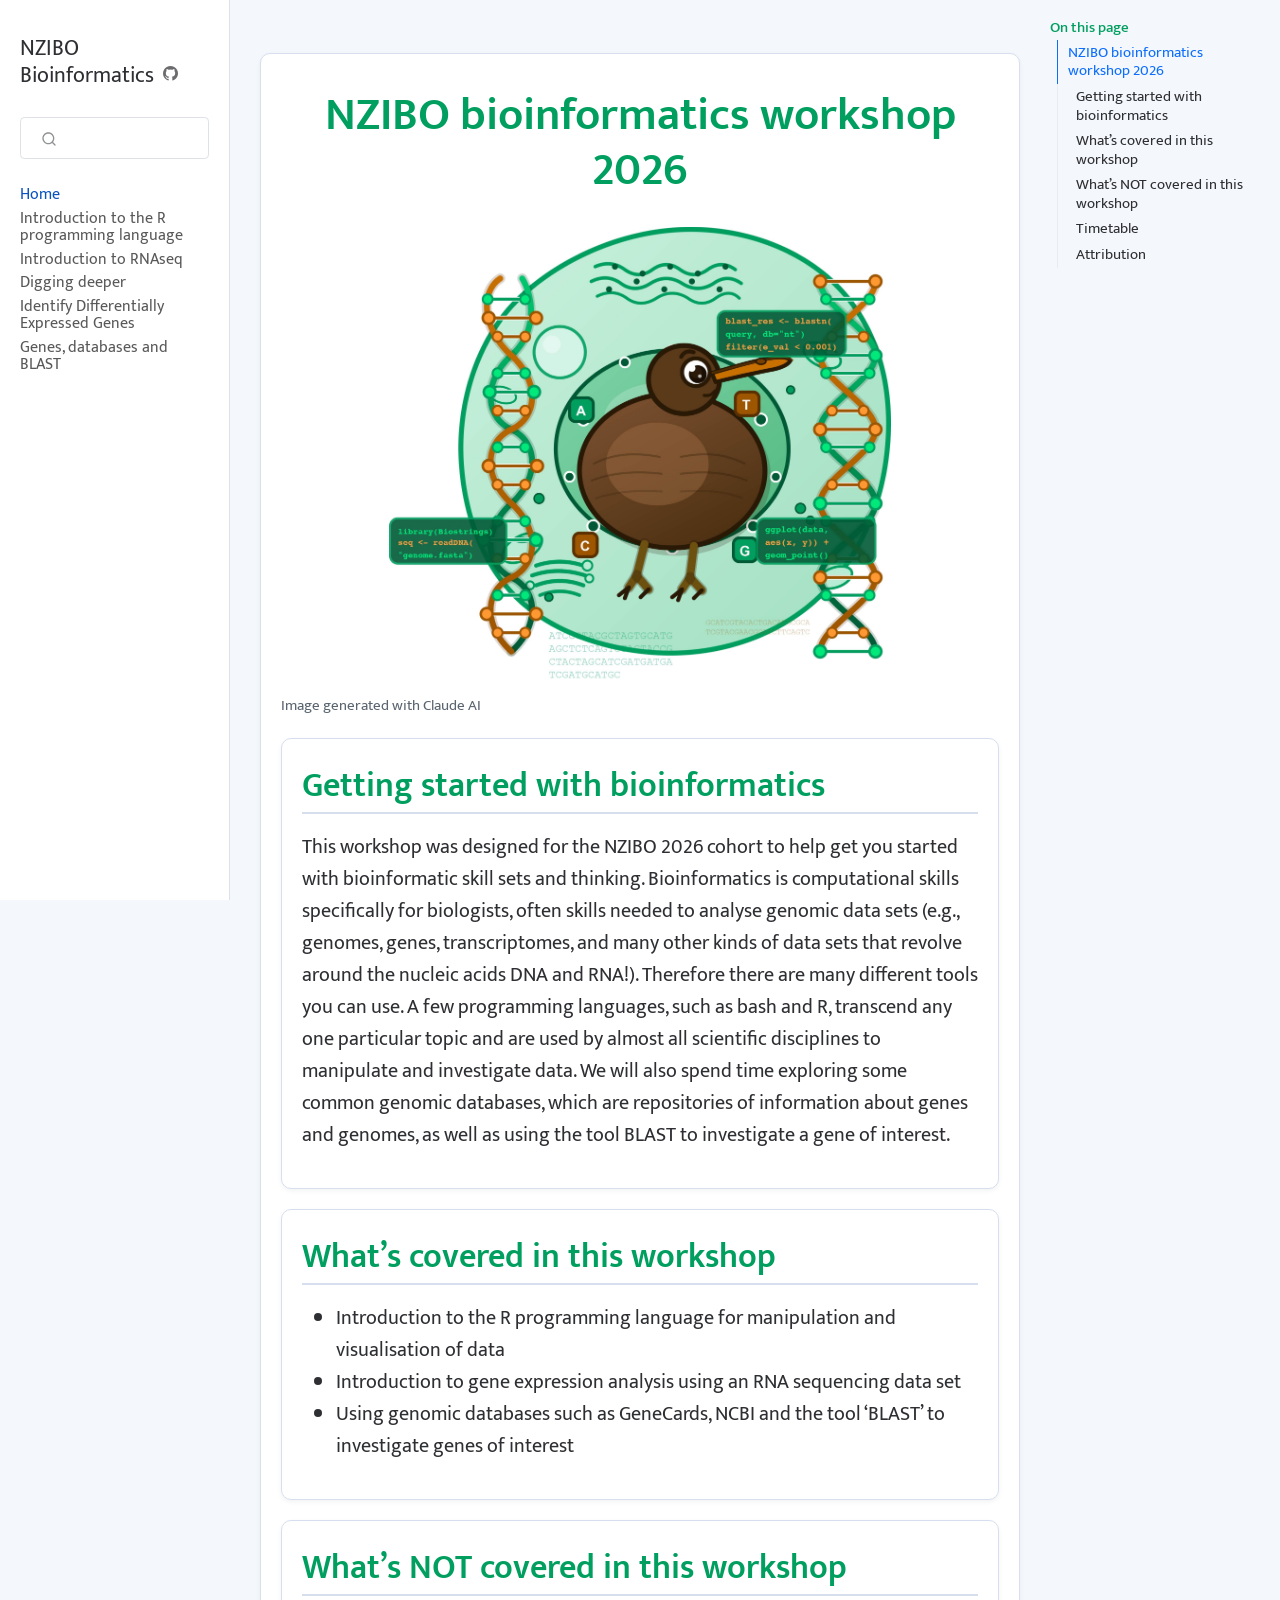
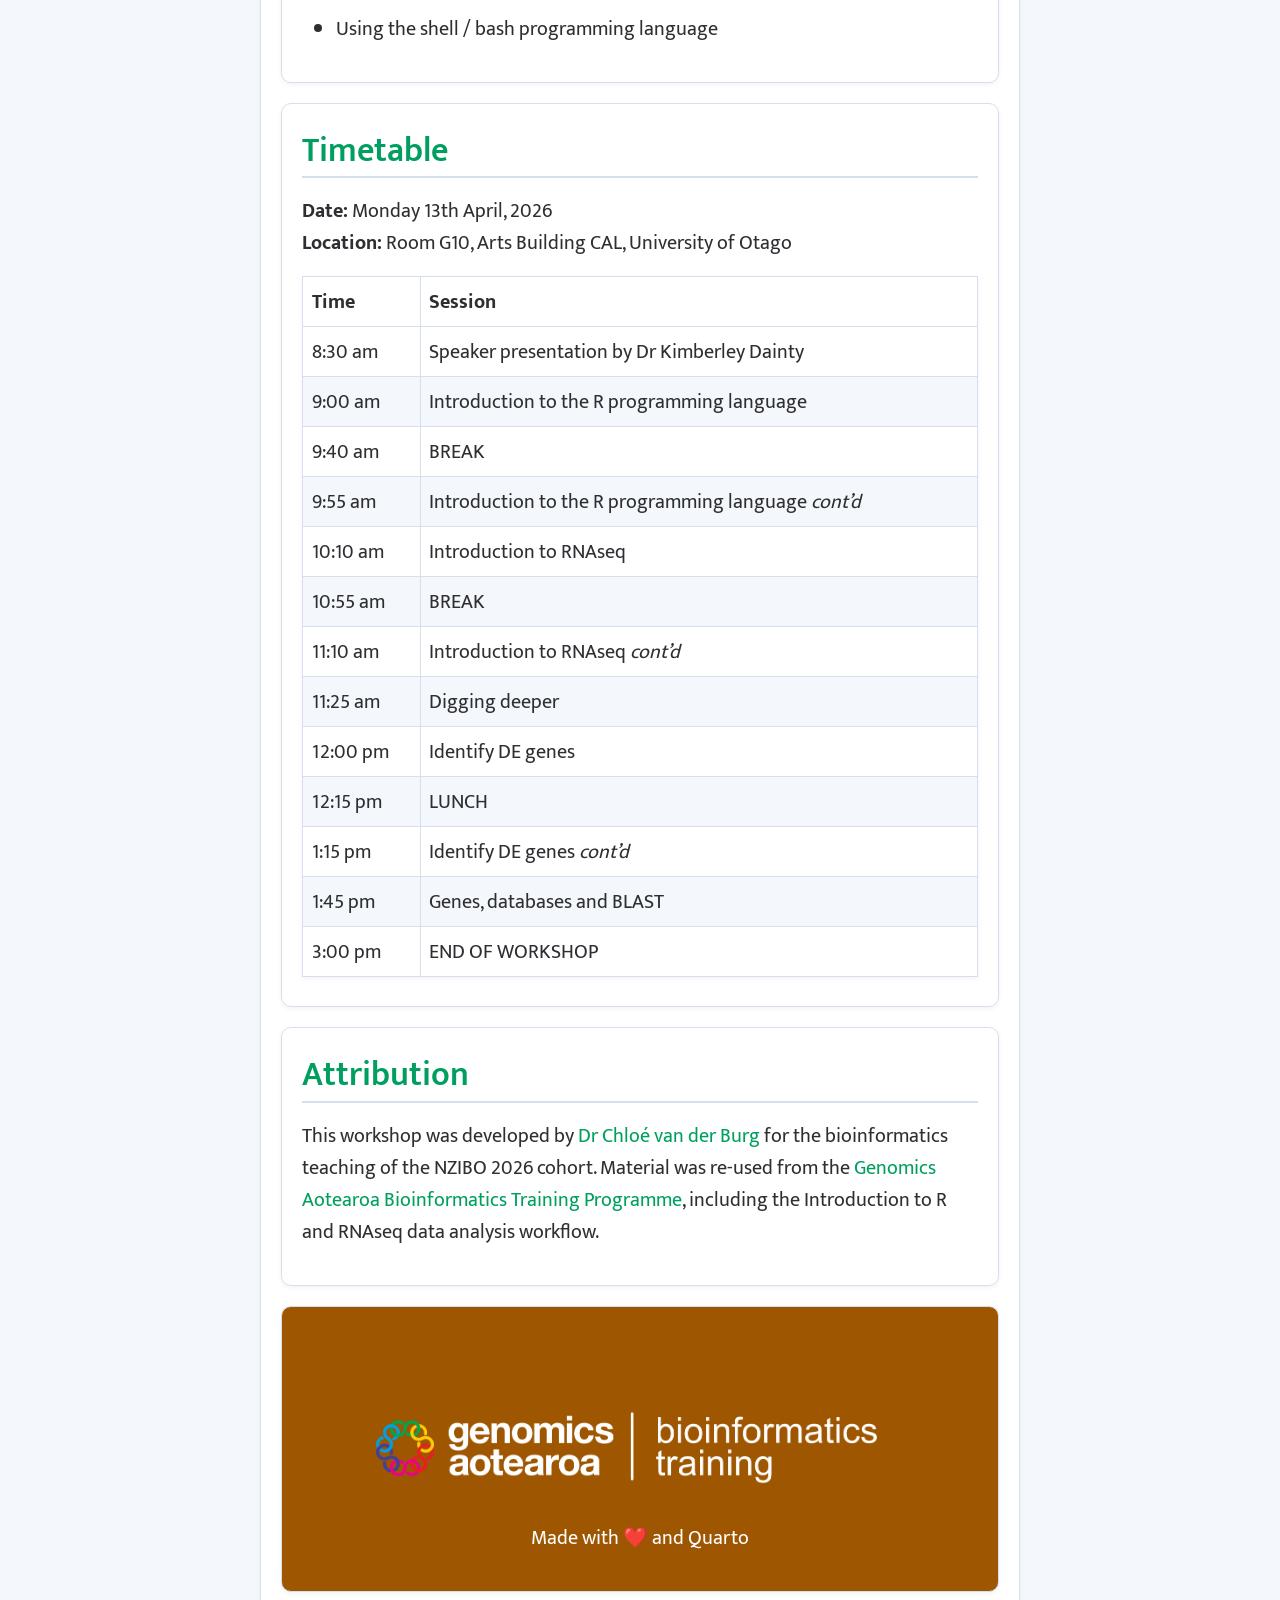
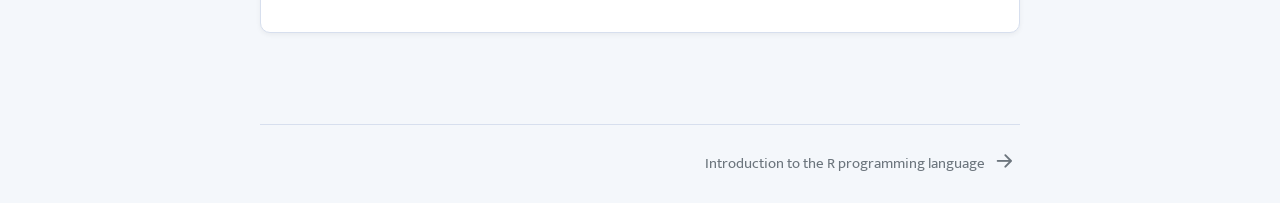
<file: docs/index.html>
<!DOCTYPE html>
<html xmlns="http://www.w3.org/1999/xhtml" lang="en" xml:lang="en"><head>

<meta charset="utf-8">
<meta name="generator" content="quarto-1.7.31">

<meta name="viewport" content="width=device-width, initial-scale=1.0, user-scalable=yes">


<title>NZIBO Bioinformatics</title>
<style>
code{white-space: pre-wrap;}
span.smallcaps{font-variant: small-caps;}
div.columns{display: flex; gap: min(4vw, 1.5em);}
div.column{flex: auto; overflow-x: auto;}
div.hanging-indent{margin-left: 1.5em; text-indent: -1.5em;}
ul.task-list{list-style: none;}
ul.task-list li input[type="checkbox"] {
  width: 0.8em;
  margin: 0 0.8em 0.2em -1em; /* quarto-specific, see https://github.com/quarto-dev/quarto-cli/issues/4556 */ 
  vertical-align: middle;
}
</style>


<script src="site_libs/quarto-nav/quarto-nav.js"></script>
<script src="site_libs/quarto-nav/headroom.min.js"></script>
<script src="site_libs/clipboard/clipboard.min.js"></script>
<script src="site_libs/quarto-search/autocomplete.umd.js"></script>
<script src="site_libs/quarto-search/fuse.min.js"></script>
<script src="site_libs/quarto-search/quarto-search.js"></script>
<meta name="quarto:offset" content="./">
<link href="./intro-to-R.html" rel="next">
<link href="./theme-images/GA-image-black-favicon.png" rel="icon" type="image/png">
<script src="site_libs/quarto-html/quarto.js" type="module"></script>
<script src="site_libs/quarto-html/tabsets/tabsets.js" type="module"></script>
<script src="site_libs/quarto-html/popper.min.js"></script>
<script src="site_libs/quarto-html/tippy.umd.min.js"></script>
<script src="site_libs/quarto-html/anchor.min.js"></script>
<link href="site_libs/quarto-html/tippy.css" rel="stylesheet">
<link href="site_libs/quarto-html/quarto-syntax-highlighting-e1a5c8363afafaef2c763b6775fbf3ca.css" rel="stylesheet" id="quarto-text-highlighting-styles">
<script src="site_libs/bootstrap/bootstrap.min.js"></script>
<link href="site_libs/bootstrap/bootstrap-icons.css" rel="stylesheet">
<link href="site_libs/bootstrap/bootstrap-709f788519238433456b39eacb8aeed0.min.css" rel="stylesheet" append-hash="true" id="quarto-bootstrap" data-mode="light">
<script id="quarto-search-options" type="application/json">{
  "location": "sidebar",
  "copy-button": false,
  "collapse-after": 3,
  "panel-placement": "start",
  "type": "textbox",
  "limit": 50,
  "keyboard-shortcut": [
    "f",
    "/",
    "s"
  ],
  "show-item-context": false,
  "language": {
    "search-no-results-text": "No results",
    "search-matching-documents-text": "matching documents",
    "search-copy-link-title": "Copy link to search",
    "search-hide-matches-text": "Hide additional matches",
    "search-more-match-text": "more match in this document",
    "search-more-matches-text": "more matches in this document",
    "search-clear-button-title": "Clear",
    "search-text-placeholder": "",
    "search-detached-cancel-button-title": "Cancel",
    "search-submit-button-title": "Submit",
    "search-label": "Search"
  }
}</script>


<link rel="stylesheet" href="styles.css">
<meta property="og:title" content="– NZIBO Bioinformatics">
<meta property="og:image" content="figures/nzibo_bioinformatics_logo_cartoon.jpg">
<meta property="og:site_name" content="NZIBO Bioinformatics">
</head>

<body class="nav-sidebar docked quarto-light">

<div id="quarto-search-results"></div>
  <header id="quarto-header" class="headroom fixed-top">
  <nav class="quarto-secondary-nav">
    <div class="container-fluid d-flex">
      <button type="button" class="quarto-btn-toggle btn" data-bs-toggle="collapse" role="button" data-bs-target=".quarto-sidebar-collapse-item" aria-controls="quarto-sidebar" aria-expanded="false" aria-label="Toggle sidebar navigation" onclick="if (window.quartoToggleHeadroom) { window.quartoToggleHeadroom(); }">
        <i class="bi bi-layout-text-sidebar-reverse"></i>
      </button>
        <nav class="quarto-page-breadcrumbs" aria-label="breadcrumb"><ol class="breadcrumb"><li class="breadcrumb-item"><a href="./index.html">Home</a></li></ol></nav>
        <a class="flex-grow-1" role="navigation" data-bs-toggle="collapse" data-bs-target=".quarto-sidebar-collapse-item" aria-controls="quarto-sidebar" aria-expanded="false" aria-label="Toggle sidebar navigation" onclick="if (window.quartoToggleHeadroom) { window.quartoToggleHeadroom(); }">      
        </a>
      <button type="button" class="btn quarto-search-button" aria-label="Search" onclick="window.quartoOpenSearch();">
        <i class="bi bi-search"></i>
      </button>
    </div>
  </nav>
</header>
<!-- content -->
<div id="quarto-content" class="quarto-container page-columns page-rows-contents page-layout-full">
<!-- sidebar -->
  <nav id="quarto-sidebar" class="sidebar collapse collapse-horizontal quarto-sidebar-collapse-item sidebar-navigation docked overflow-auto">
    <div class="pt-lg-2 mt-2 text-left sidebar-header">
    <div class="sidebar-title mb-0 py-0">
      <a href="./">NZIBO Bioinformatics</a> 
        <div class="sidebar-tools-main">
    <a href="https://github.com/GenomicsAotearoa/NZIBO-bioinformatics-workshop-2026" title="Github" class="quarto-navigation-tool px-1" aria-label="Github"><i class="bi bi-github"></i></a>
</div>
    </div>
      </div>
        <div class="mt-2 flex-shrink-0 align-items-center">
        <div class="sidebar-search">
        <div id="quarto-search" class="" title="Search"></div>
        </div>
        </div>
    <div class="sidebar-menu-container"> 
    <ul class="list-unstyled mt-1">
        <li class="sidebar-item">
  <div class="sidebar-item-container"> 
  <a href="./index.html" class="sidebar-item-text sidebar-link active">
 <span class="menu-text">Home</span></a>
  </div>
</li>
        <li class="sidebar-item">
  <div class="sidebar-item-container"> 
  <a href="./intro-to-R.html" class="sidebar-item-text sidebar-link">
 <span class="menu-text">Introduction to the R programming language</span></a>
  </div>
</li>
        <li class="sidebar-item">
  <div class="sidebar-item-container"> 
  <a href="./intro-to-rnaseq.html" class="sidebar-item-text sidebar-link">
 <span class="menu-text">Introduction to RNAseq</span></a>
  </div>
</li>
        <li class="sidebar-item">
  <div class="sidebar-item-container"> 
  <a href="./digging-deeper.html" class="sidebar-item-text sidebar-link">
 <span class="menu-text">Digging deeper</span></a>
  </div>
</li>
        <li class="sidebar-item">
  <div class="sidebar-item-container"> 
  <a href="./degs.html" class="sidebar-item-text sidebar-link">
 <span class="menu-text">Identify Differentially Expressed Genes</span></a>
  </div>
</li>
        <li class="sidebar-item">
  <div class="sidebar-item-container"> 
  <a href="./blast-off.html" class="sidebar-item-text sidebar-link">
 <span class="menu-text">Genes, databases and BLAST</span></a>
  </div>
</li>
    </ul>
    </div>
</nav>
<div id="quarto-sidebar-glass" class="quarto-sidebar-collapse-item" data-bs-toggle="collapse" data-bs-target=".quarto-sidebar-collapse-item"></div>
<!-- margin-sidebar -->
    <div id="quarto-margin-sidebar" class="sidebar margin-sidebar">
        <nav id="TOC" role="doc-toc" class="toc-active">
    <h2 id="toc-title">On this page</h2>
   
  <ul>
  <li><a href="#nzibo-bioinformatics-workshop-2026" id="toc-nzibo-bioinformatics-workshop-2026" class="nav-link active" data-scroll-target="#nzibo-bioinformatics-workshop-2026">NZIBO bioinformatics workshop 2026</a>
  <ul>
  <li><a href="#getting-started-with-bioinformatics" id="toc-getting-started-with-bioinformatics" class="nav-link" data-scroll-target="#getting-started-with-bioinformatics">Getting started with bioinformatics</a></li>
  <li><a href="#whats-covered-in-this-workshop" id="toc-whats-covered-in-this-workshop" class="nav-link" data-scroll-target="#whats-covered-in-this-workshop">What’s covered in this workshop</a></li>
  <li><a href="#whats-not-covered-in-this-workshop" id="toc-whats-not-covered-in-this-workshop" class="nav-link" data-scroll-target="#whats-not-covered-in-this-workshop">What’s NOT covered in this workshop</a></li>
  <li><a href="#timetable" id="toc-timetable" class="nav-link" data-scroll-target="#timetable">Timetable</a></li>
  <li><a href="#attribution" id="toc-attribution" class="nav-link" data-scroll-target="#attribution">Attribution</a></li>
  <li><a href="#section" id="toc-section" class="nav-link" data-scroll-target="#section"></a></li>
  </ul></li>
  </ul>
</nav>
    </div>
<!-- main -->
<main class="content column-body" id="quarto-document-content"><header id="title-block-header" class="quarto-title-block"></header>




<section id="nzibo-bioinformatics-workshop-2026" class="level1">
<h1>NZIBO bioinformatics workshop 2026</h1>
<div class="quarto-figure quarto-figure-center">
<figure class="figure">
<p><img src="figures/nzibo_bioinformatics_logo_cartoon.jpg" class="img-fluid figure-img" style="width:70.0%"></p>
<figcaption>Image generated with Claude AI</figcaption>
</figure>
</div>
<section id="getting-started-with-bioinformatics" class="level2">
<h2 class="anchored" data-anchor-id="getting-started-with-bioinformatics">Getting started with bioinformatics</h2>
<p>This workshop was designed for the NZIBO 2026 cohort to help get you started with bioinformatic skill sets and thinking. Bioinformatics is computational skills specifically for biologists, often skills needed to analyse genomic data sets (e.g., genomes, genes, transcriptomes, and many other kinds of data sets that revolve around the nucleic acids DNA and RNA!). Therefore there are many different tools you can use. A few programming languages, such as bash and R, transcend any one particular topic and are used by almost all scientific disciplines to manipulate and investigate data. We will also spend time exploring some common genomic databases, which are repositories of information about genes and genomes, as well as using the tool BLAST to investigate a gene of interest.</p>
</section>
<section id="whats-covered-in-this-workshop" class="level2">
<h2 class="anchored" data-anchor-id="whats-covered-in-this-workshop">What’s covered in this workshop</h2>
<ul>
<li>Introduction to the R programming language for manipulation and visualisation of data<br>
</li>
<li>Introduction to gene expression analysis using an RNA sequencing data set<br>
</li>
<li>Using genomic databases such as GeneCards, NCBI and the tool ‘BLAST’ to investigate genes of interest</li>
</ul>
</section>
<section id="whats-not-covered-in-this-workshop" class="level2">
<h2 class="anchored" data-anchor-id="whats-not-covered-in-this-workshop">What’s NOT covered in this workshop</h2>
<ul>
<li>Using the shell / bash programming language</li>
</ul>
</section>
<section id="timetable" class="level2">
<h2 class="anchored" data-anchor-id="timetable">Timetable</h2>
<p><strong>Date:</strong> Monday 13th April, 2026<br>
<strong>Location:</strong> Room G10, Arts Building CAL, University of Otago</p>
<table class="caption-top table">
<thead>
<tr class="header">
<th>Time</th>
<th>Session</th>
</tr>
</thead>
<tbody>
<tr class="odd">
<td>8:30 am</td>
<td>Speaker presentation by Dr Kimberley Dainty</td>
</tr>
<tr class="even">
<td>9:00 am</td>
<td>Introduction to the R programming language</td>
</tr>
<tr class="odd">
<td>9:40 am</td>
<td>BREAK</td>
</tr>
<tr class="even">
<td>9:55 am</td>
<td>Introduction to the R programming language <em>cont’d</em></td>
</tr>
<tr class="odd">
<td>10:10 am</td>
<td>Introduction to RNAseq</td>
</tr>
<tr class="even">
<td>10:55 am</td>
<td>BREAK</td>
</tr>
<tr class="odd">
<td>11:10 am</td>
<td>Introduction to RNAseq <em>cont’d</em></td>
</tr>
<tr class="even">
<td>11:25 am</td>
<td>Digging deeper</td>
</tr>
<tr class="odd">
<td>12:00 pm</td>
<td>Identify DE genes</td>
</tr>
<tr class="even">
<td>12:15 pm</td>
<td>LUNCH</td>
</tr>
<tr class="odd">
<td>1:15 pm</td>
<td>Identify DE genes <em>cont’d</em></td>
</tr>
<tr class="even">
<td>1:45 pm</td>
<td>Genes, databases and BLAST</td>
</tr>
<tr class="odd">
<td>3:00 pm</td>
<td>END OF WORKSHOP</td>
</tr>
</tbody>
</table>
</section>
<section id="attribution" class="level2">
<h2 class="anchored" data-anchor-id="attribution">Attribution</h2>
<p>This workshop was developed by <a href="https://github.com/chloevdb">Dr Chloé van der Burg</a> for the bioinformatics teaching of the NZIBO 2026 cohort. Material was re-used from the <a href="https://genomicsaotearoa.github.io/BioinformaticsTrainingProgramme/">Genomics Aotearoa Bioinformatics Training Programme</a>, including the Introduction to R and RNAseq data analysis workflow.</p>
</section>
<section id="section" class="level2 no-underline-h2 ga-logo-block" style="background: #9E5600; text-align:center;">
<h2 class="no-underline-h2 anchored" style="background: #9E5600; text-align:center;" data-anchor-id="section"></h2>
<p><a href="https://genomicsaotearoa.github.io/BioinformaticsTrainingProgramme/"><img src="theme-images/GA-Logo-BioinformaticsTraining-white.png" class="img-fluid" style="width:80.0%"></a></p>
<p>Made with <a href="https://docs.carpentries.org/policies/coc/">❤️</a> and <a href="https://genomicsaotearoa.github.io/reproducibility_with_git_and_quarto/quarto_overview.html">Quarto</a></p>
</section>


</section>

</main> <!-- /main -->
<script id="quarto-html-after-body" type="application/javascript">
  window.document.addEventListener("DOMContentLoaded", function (event) {
    const icon = "";
    const anchorJS = new window.AnchorJS();
    anchorJS.options = {
      placement: 'right',
      icon: icon
    };
    anchorJS.add('.anchored');
    const isCodeAnnotation = (el) => {
      for (const clz of el.classList) {
        if (clz.startsWith('code-annotation-')) {                     
          return true;
        }
      }
      return false;
    }
    const onCopySuccess = function(e) {
      // button target
      const button = e.trigger;
      // don't keep focus
      button.blur();
      // flash "checked"
      button.classList.add('code-copy-button-checked');
      var currentTitle = button.getAttribute("title");
      button.setAttribute("title", "Copied!");
      let tooltip;
      if (window.bootstrap) {
        button.setAttribute("data-bs-toggle", "tooltip");
        button.setAttribute("data-bs-placement", "left");
        button.setAttribute("data-bs-title", "Copied!");
        tooltip = new bootstrap.Tooltip(button, 
          { trigger: "manual", 
            customClass: "code-copy-button-tooltip",
            offset: [0, -8]});
        tooltip.show();    
      }
      setTimeout(function() {
        if (tooltip) {
          tooltip.hide();
          button.removeAttribute("data-bs-title");
          button.removeAttribute("data-bs-toggle");
          button.removeAttribute("data-bs-placement");
        }
        button.setAttribute("title", currentTitle);
        button.classList.remove('code-copy-button-checked');
      }, 1000);
      // clear code selection
      e.clearSelection();
    }
    const getTextToCopy = function(trigger) {
        const codeEl = trigger.previousElementSibling.cloneNode(true);
        for (const childEl of codeEl.children) {
          if (isCodeAnnotation(childEl)) {
            childEl.remove();
          }
        }
        return codeEl.innerText;
    }
    const clipboard = new window.ClipboardJS('.code-copy-button:not([data-in-quarto-modal])', {
      text: getTextToCopy
    });
    clipboard.on('success', onCopySuccess);
    if (window.document.getElementById('quarto-embedded-source-code-modal')) {
      const clipboardModal = new window.ClipboardJS('.code-copy-button[data-in-quarto-modal]', {
        text: getTextToCopy,
        container: window.document.getElementById('quarto-embedded-source-code-modal')
      });
      clipboardModal.on('success', onCopySuccess);
    }
      var localhostRegex = new RegExp(/^(?:http|https):\/\/localhost\:?[0-9]*\//);
      var mailtoRegex = new RegExp(/^mailto:/);
        var filterRegex = new RegExp('/' + window.location.host + '/');
      var isInternal = (href) => {
          return filterRegex.test(href) || localhostRegex.test(href) || mailtoRegex.test(href);
      }
      // Inspect non-navigation links and adorn them if external
     var links = window.document.querySelectorAll('a[href]:not(.nav-link):not(.navbar-brand):not(.toc-action):not(.sidebar-link):not(.sidebar-item-toggle):not(.pagination-link):not(.no-external):not([aria-hidden]):not(.dropdown-item):not(.quarto-navigation-tool):not(.about-link)');
      for (var i=0; i<links.length; i++) {
        const link = links[i];
        if (!isInternal(link.href)) {
          // undo the damage that might have been done by quarto-nav.js in the case of
          // links that we want to consider external
          if (link.dataset.originalHref !== undefined) {
            link.href = link.dataset.originalHref;
          }
        }
      }
    function tippyHover(el, contentFn, onTriggerFn, onUntriggerFn) {
      const config = {
        allowHTML: true,
        maxWidth: 500,
        delay: 100,
        arrow: false,
        appendTo: function(el) {
            return el.parentElement;
        },
        interactive: true,
        interactiveBorder: 10,
        theme: 'quarto',
        placement: 'bottom-start',
      };
      if (contentFn) {
        config.content = contentFn;
      }
      if (onTriggerFn) {
        config.onTrigger = onTriggerFn;
      }
      if (onUntriggerFn) {
        config.onUntrigger = onUntriggerFn;
      }
      window.tippy(el, config); 
    }
    const noterefs = window.document.querySelectorAll('a[role="doc-noteref"]');
    for (var i=0; i<noterefs.length; i++) {
      const ref = noterefs[i];
      tippyHover(ref, function() {
        // use id or data attribute instead here
        let href = ref.getAttribute('data-footnote-href') || ref.getAttribute('href');
        try { href = new URL(href).hash; } catch {}
        const id = href.replace(/^#\/?/, "");
        const note = window.document.getElementById(id);
        if (note) {
          return note.innerHTML;
        } else {
          return "";
        }
      });
    }
    const xrefs = window.document.querySelectorAll('a.quarto-xref');
    const processXRef = (id, note) => {
      // Strip column container classes
      const stripColumnClz = (el) => {
        el.classList.remove("page-full", "page-columns");
        if (el.children) {
          for (const child of el.children) {
            stripColumnClz(child);
          }
        }
      }
      stripColumnClz(note)
      if (id === null || id.startsWith('sec-')) {
        // Special case sections, only their first couple elements
        const container = document.createElement("div");
        if (note.children && note.children.length > 2) {
          container.appendChild(note.children[0].cloneNode(true));
          for (let i = 1; i < note.children.length; i++) {
            const child = note.children[i];
            if (child.tagName === "P" && child.innerText === "") {
              continue;
            } else {
              container.appendChild(child.cloneNode(true));
              break;
            }
          }
          if (window.Quarto?.typesetMath) {
            window.Quarto.typesetMath(container);
          }
          return container.innerHTML
        } else {
          if (window.Quarto?.typesetMath) {
            window.Quarto.typesetMath(note);
          }
          return note.innerHTML;
        }
      } else {
        // Remove any anchor links if they are present
        const anchorLink = note.querySelector('a.anchorjs-link');
        if (anchorLink) {
          anchorLink.remove();
        }
        if (window.Quarto?.typesetMath) {
          window.Quarto.typesetMath(note);
        }
        if (note.classList.contains("callout")) {
          return note.outerHTML;
        } else {
          return note.innerHTML;
        }
      }
    }
    for (var i=0; i<xrefs.length; i++) {
      const xref = xrefs[i];
      tippyHover(xref, undefined, function(instance) {
        instance.disable();
        let url = xref.getAttribute('href');
        let hash = undefined; 
        if (url.startsWith('#')) {
          hash = url;
        } else {
          try { hash = new URL(url).hash; } catch {}
        }
        if (hash) {
          const id = hash.replace(/^#\/?/, "");
          const note = window.document.getElementById(id);
          if (note !== null) {
            try {
              const html = processXRef(id, note.cloneNode(true));
              instance.setContent(html);
            } finally {
              instance.enable();
              instance.show();
            }
          } else {
            // See if we can fetch this
            fetch(url.split('#')[0])
            .then(res => res.text())
            .then(html => {
              const parser = new DOMParser();
              const htmlDoc = parser.parseFromString(html, "text/html");
              const note = htmlDoc.getElementById(id);
              if (note !== null) {
                const html = processXRef(id, note);
                instance.setContent(html);
              } 
            }).finally(() => {
              instance.enable();
              instance.show();
            });
          }
        } else {
          // See if we can fetch a full url (with no hash to target)
          // This is a special case and we should probably do some content thinning / targeting
          fetch(url)
          .then(res => res.text())
          .then(html => {
            const parser = new DOMParser();
            const htmlDoc = parser.parseFromString(html, "text/html");
            const note = htmlDoc.querySelector('main.content');
            if (note !== null) {
              // This should only happen for chapter cross references
              // (since there is no id in the URL)
              // remove the first header
              if (note.children.length > 0 && note.children[0].tagName === "HEADER") {
                note.children[0].remove();
              }
              const html = processXRef(null, note);
              instance.setContent(html);
            } 
          }).finally(() => {
            instance.enable();
            instance.show();
          });
        }
      }, function(instance) {
      });
    }
        let selectedAnnoteEl;
        const selectorForAnnotation = ( cell, annotation) => {
          let cellAttr = 'data-code-cell="' + cell + '"';
          let lineAttr = 'data-code-annotation="' +  annotation + '"';
          const selector = 'span[' + cellAttr + '][' + lineAttr + ']';
          return selector;
        }
        const selectCodeLines = (annoteEl) => {
          const doc = window.document;
          const targetCell = annoteEl.getAttribute("data-target-cell");
          const targetAnnotation = annoteEl.getAttribute("data-target-annotation");
          const annoteSpan = window.document.querySelector(selectorForAnnotation(targetCell, targetAnnotation));
          const lines = annoteSpan.getAttribute("data-code-lines").split(",");
          const lineIds = lines.map((line) => {
            return targetCell + "-" + line;
          })
          let top = null;
          let height = null;
          let parent = null;
          if (lineIds.length > 0) {
              //compute the position of the single el (top and bottom and make a div)
              const el = window.document.getElementById(lineIds[0]);
              top = el.offsetTop;
              height = el.offsetHeight;
              parent = el.parentElement.parentElement;
            if (lineIds.length > 1) {
              const lastEl = window.document.getElementById(lineIds[lineIds.length - 1]);
              const bottom = lastEl.offsetTop + lastEl.offsetHeight;
              height = bottom - top;
            }
            if (top !== null && height !== null && parent !== null) {
              // cook up a div (if necessary) and position it 
              let div = window.document.getElementById("code-annotation-line-highlight");
              if (div === null) {
                div = window.document.createElement("div");
                div.setAttribute("id", "code-annotation-line-highlight");
                div.style.position = 'absolute';
                parent.appendChild(div);
              }
              div.style.top = top - 2 + "px";
              div.style.height = height + 4 + "px";
              div.style.left = 0;
              let gutterDiv = window.document.getElementById("code-annotation-line-highlight-gutter");
              if (gutterDiv === null) {
                gutterDiv = window.document.createElement("div");
                gutterDiv.setAttribute("id", "code-annotation-line-highlight-gutter");
                gutterDiv.style.position = 'absolute';
                const codeCell = window.document.getElementById(targetCell);
                const gutter = codeCell.querySelector('.code-annotation-gutter');
                gutter.appendChild(gutterDiv);
              }
              gutterDiv.style.top = top - 2 + "px";
              gutterDiv.style.height = height + 4 + "px";
            }
            selectedAnnoteEl = annoteEl;
          }
        };
        const unselectCodeLines = () => {
          const elementsIds = ["code-annotation-line-highlight", "code-annotation-line-highlight-gutter"];
          elementsIds.forEach((elId) => {
            const div = window.document.getElementById(elId);
            if (div) {
              div.remove();
            }
          });
          selectedAnnoteEl = undefined;
        };
          // Handle positioning of the toggle
      window.addEventListener(
        "resize",
        throttle(() => {
          elRect = undefined;
          if (selectedAnnoteEl) {
            selectCodeLines(selectedAnnoteEl);
          }
        }, 10)
      );
      function throttle(fn, ms) {
      let throttle = false;
      let timer;
        return (...args) => {
          if(!throttle) { // first call gets through
              fn.apply(this, args);
              throttle = true;
          } else { // all the others get throttled
              if(timer) clearTimeout(timer); // cancel #2
              timer = setTimeout(() => {
                fn.apply(this, args);
                timer = throttle = false;
              }, ms);
          }
        };
      }
        // Attach click handler to the DT
        const annoteDls = window.document.querySelectorAll('dt[data-target-cell]');
        for (const annoteDlNode of annoteDls) {
          annoteDlNode.addEventListener('click', (event) => {
            const clickedEl = event.target;
            if (clickedEl !== selectedAnnoteEl) {
              unselectCodeLines();
              const activeEl = window.document.querySelector('dt[data-target-cell].code-annotation-active');
              if (activeEl) {
                activeEl.classList.remove('code-annotation-active');
              }
              selectCodeLines(clickedEl);
              clickedEl.classList.add('code-annotation-active');
            } else {
              // Unselect the line
              unselectCodeLines();
              clickedEl.classList.remove('code-annotation-active');
            }
          });
        }
    const findCites = (el) => {
      const parentEl = el.parentElement;
      if (parentEl) {
        const cites = parentEl.dataset.cites;
        if (cites) {
          return {
            el,
            cites: cites.split(' ')
          };
        } else {
          return findCites(el.parentElement)
        }
      } else {
        return undefined;
      }
    };
    var bibliorefs = window.document.querySelectorAll('a[role="doc-biblioref"]');
    for (var i=0; i<bibliorefs.length; i++) {
      const ref = bibliorefs[i];
      const citeInfo = findCites(ref);
      if (citeInfo) {
        tippyHover(citeInfo.el, function() {
          var popup = window.document.createElement('div');
          citeInfo.cites.forEach(function(cite) {
            var citeDiv = window.document.createElement('div');
            citeDiv.classList.add('hanging-indent');
            citeDiv.classList.add('csl-entry');
            var biblioDiv = window.document.getElementById('ref-' + cite);
            if (biblioDiv) {
              citeDiv.innerHTML = biblioDiv.innerHTML;
            }
            popup.appendChild(citeDiv);
          });
          return popup.innerHTML;
        });
      }
    }
  });
  </script>
<nav class="page-navigation column-body">
  <div class="nav-page nav-page-previous">
  </div>
  <div class="nav-page nav-page-next">
      <a href="./intro-to-R.html" class="pagination-link" aria-label="Introduction to the R programming language">
        <span class="nav-page-text">Introduction to the R programming language</span> <i class="bi bi-arrow-right-short"></i>
      </a>
  </div>
</nav>
</div> <!-- /content -->




</body></html>
</file>
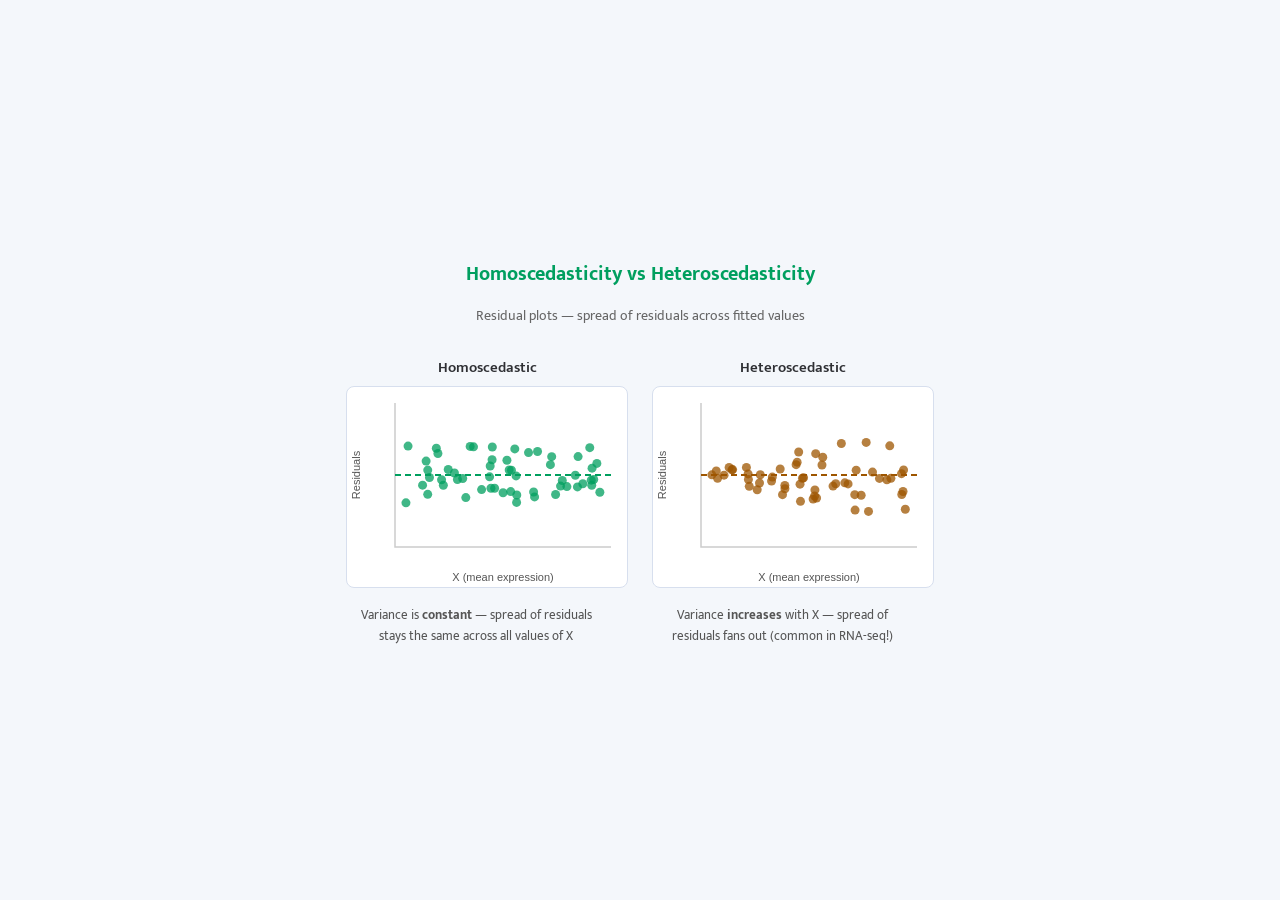
<file: data/heteroscedasticity.html>
<!DOCTYPE html>
<html lang="en">
<head>
<meta charset="UTF-8">
<meta name="viewport" content="width=device-width, initial-scale=1.0">
<title>Homoscedasticity vs Heteroscedasticity</title>
<style>
  @import url('https://fonts.googleapis.com/css2?family=Mukta:wght@400;600;700&display=swap');
  body {
    background: #F4F7FB;
    font-family: 'Mukta', sans-serif;
    display: flex;
    align-items: center;
    justify-content: center;
    min-height: 100vh;
    margin: 0;
    padding: 24px;
    box-sizing: border-box;
  }
  .container { max-width: 680px; width: 100%; }
  h2 {
    text-align: center;
    color: #009F5F;
    font-size: 20px;
    margin-bottom: 4px;
  }
  .subtitle {
    text-align: center;
    color: #666;
    font-size: 13.5px;
    margin-bottom: 28px;
  }
  .plots {
    display: flex;
    gap: 24px;
    justify-content: center;
    flex-wrap: wrap;
  }
  .plot-wrap { text-align: center; }
  .plot-title {
    font-weight: 600;
    font-size: 15px;
    margin-bottom: 6px;
    color: #2E2F33;
  }
  canvas {
    border-radius: 8px;
    background: #fff;
    border: 1px solid #D7DFEE;
  }
  .plot-desc {
    font-size: 12.5px;
    color: #555;
    margin-top: 8px;
    max-width: 260px;
  }
  .callout {
    margin-top: 24px;
    background: #fff;
    border: 1px solid #D7DFEE;
    border-left: 4px solid #009F5F;
    border-radius: 8px;
    padding: 12px 16px;
    font-size: 13px;
    color: #444;
  }
</style>
</head>
<body>
<div class="container">
  <h2>Homoscedasticity vs Heteroscedasticity</h2>
  <p class="subtitle">Residual plots — spread of residuals across fitted values</p>
  <div class="plots">
    <div class="plot-wrap">
      <div class="plot-title">Homoscedastic</div>
      <canvas id="homo" width="280" height="200"></canvas>
      <p class="plot-desc">Variance is <strong>constant</strong> — spread of residuals stays the same across all values of X</p>
    </div>
    <div class="plot-wrap">
      <div class="plot-title">Heteroscedastic</div>
      <canvas id="hetero" width="280" height="200"></canvas>
      <p class="plot-desc">Variance <strong>increases</strong> with X — spread of residuals fans out (common in RNA-seq!)</p>
    </div>
  </div>
</div>

<script>
  // Seeded random for reproducibility
  function seededRandom(seed) {
    let s = seed;
    return function() {
      s = (s * 16807) % 2147483647;
      return (s - 1) / 2147483646;
    };
  }

  function drawPlot(canvasId, heteroscedastic, color, trendColor) {
    const canvas = document.getElementById(canvasId);
    const ctx = canvas.getContext("2d");
    const W = canvas.width, H = canvas.height;
    const padL = 48, padR = 16, padT = 16, padB = 40;
    const plotW = W - padL - padR;
    const plotH = H - padT - padB;
    const rand = seededRandom(heteroscedastic ? 42 : 99);

    ctx.clearRect(0, 0, W, H);

    // Axes
    ctx.strokeStyle = "#ccc";
    ctx.lineWidth = 1.5;
    ctx.beginPath();
    ctx.moveTo(padL, padT);
    ctx.lineTo(padL, padT + plotH);
    ctx.lineTo(padL + plotW, padT + plotH);
    ctx.stroke();

    // Axis labels
    ctx.fillStyle = "#555";
    ctx.font = "11px 'Mukta', sans-serif";
    ctx.textAlign = "center";
    ctx.fillText("X (mean expression)", padL + plotW / 2, H - 6);
    ctx.save();
    ctx.translate(13, padT + plotH / 2);
    ctx.rotate(-Math.PI / 2);
    ctx.fillText("Residuals", 0, 0);
    ctx.restore();

    // Zero line
    const zeroY = padT + plotH / 2;
    ctx.strokeStyle = trendColor;
    ctx.lineWidth = 2;
    ctx.setLineDash([6, 4]);
    ctx.beginPath();
    ctx.moveTo(padL, zeroY);
    ctx.lineTo(padL + plotW, zeroY);
    ctx.stroke();
    ctx.setLineDash([]);

    // Points
    for (let i = 0; i < 55; i++) {
      const x = 0.05 + rand() * 0.9;
      const spread = heteroscedastic ? x * 0.9 : 0.45;
      const y = (rand() - 0.5) * spread;
      const cx = padL + x * plotW;
      const cy = zeroY - y * plotH * 0.9;
      ctx.beginPath();
      ctx.arc(cx, cy, 4.5, 0, Math.PI * 2);
      ctx.fillStyle = color;
      ctx.globalAlpha = 0.75;
      ctx.fill();
      ctx.globalAlpha = 1;
    }
  }

  drawPlot("homo", false, "#009F5F", "#009F5F");
  drawPlot("hetero", true, "#9E5600", "#9E5600");
</script>
</body>
</html>
</file>
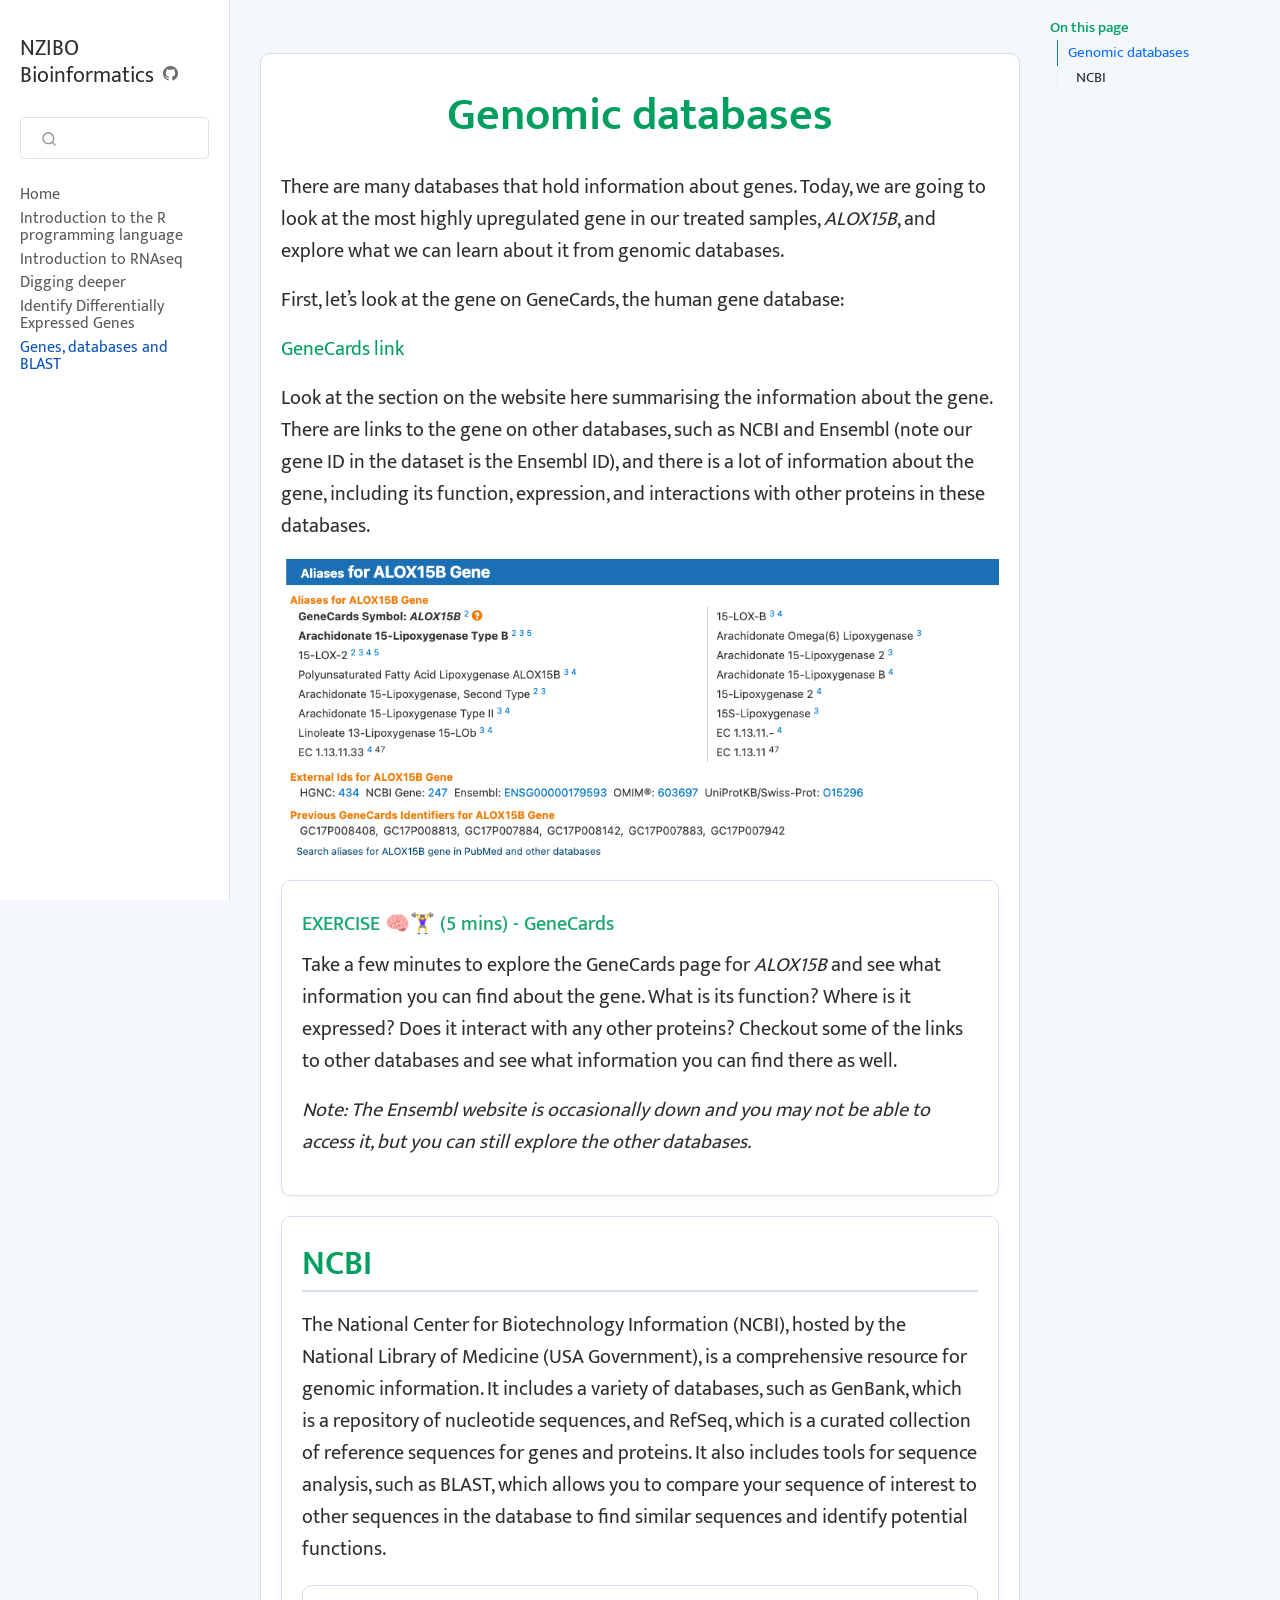
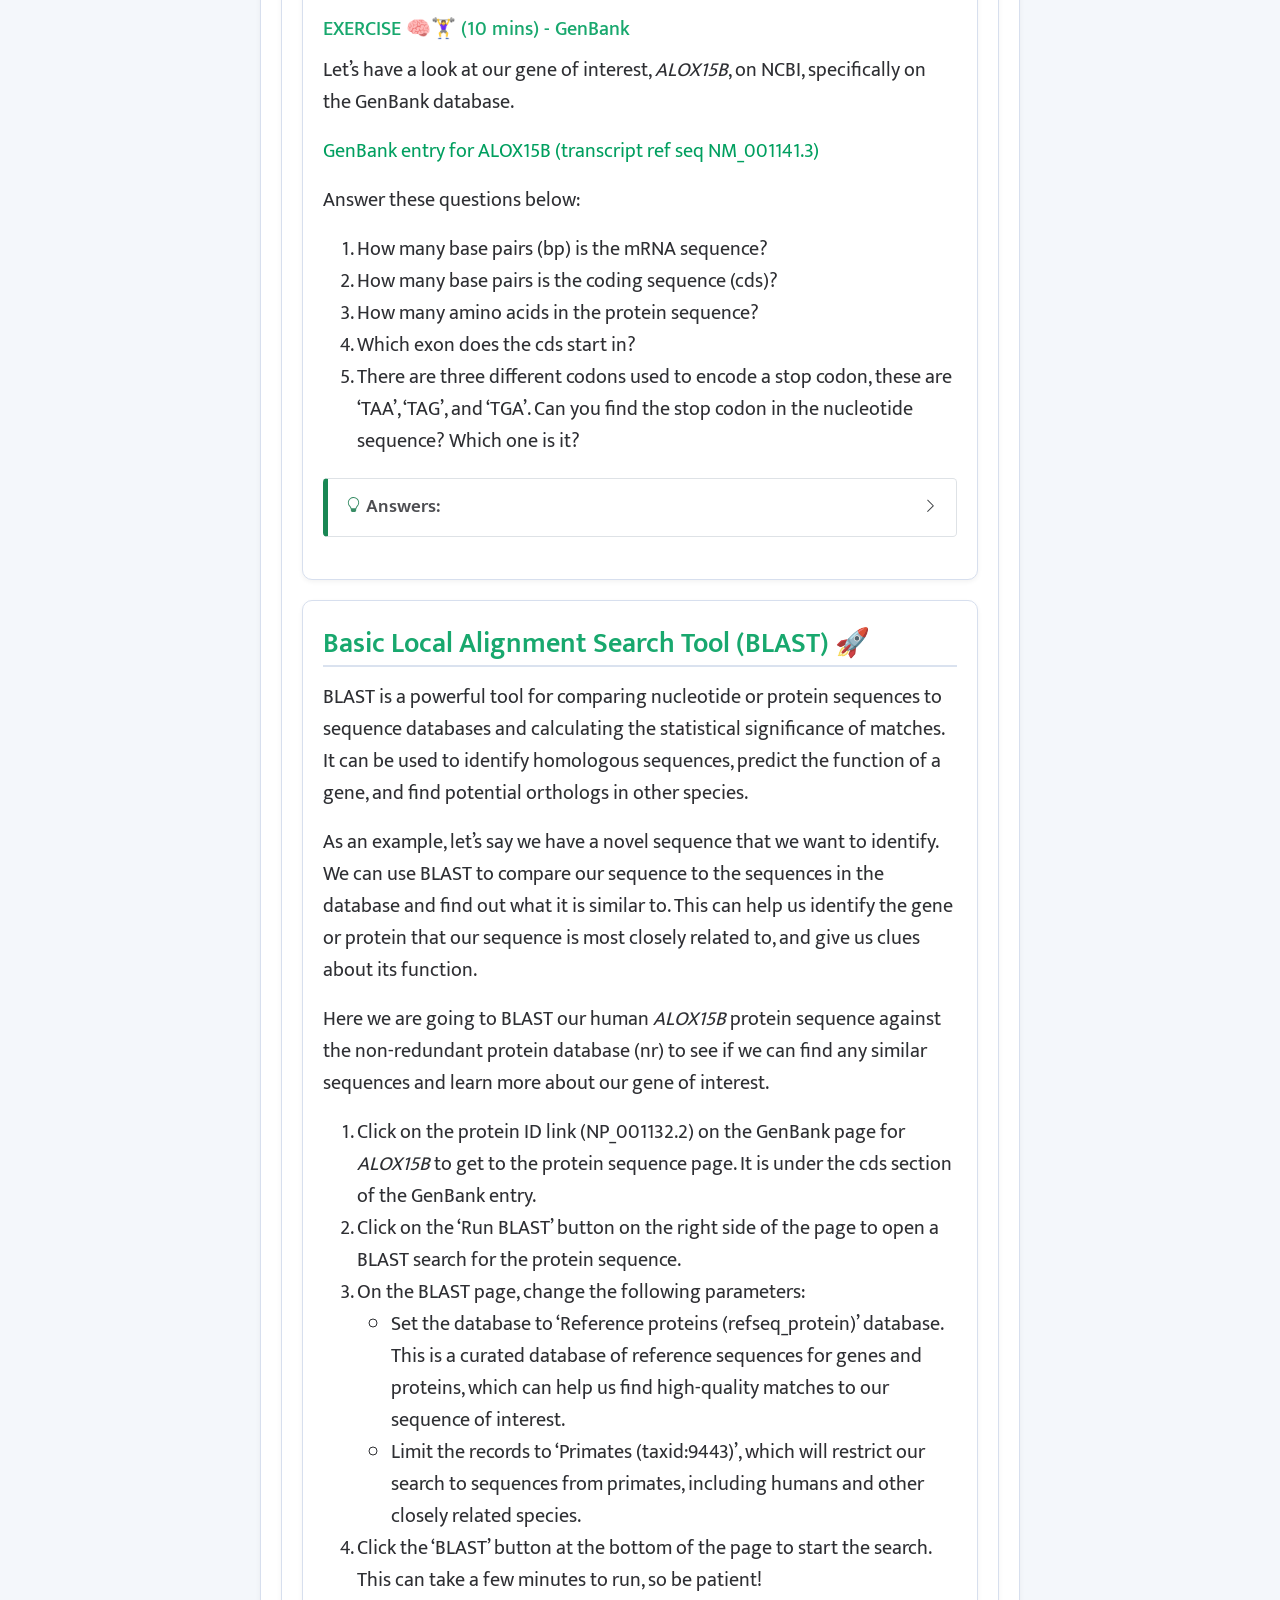
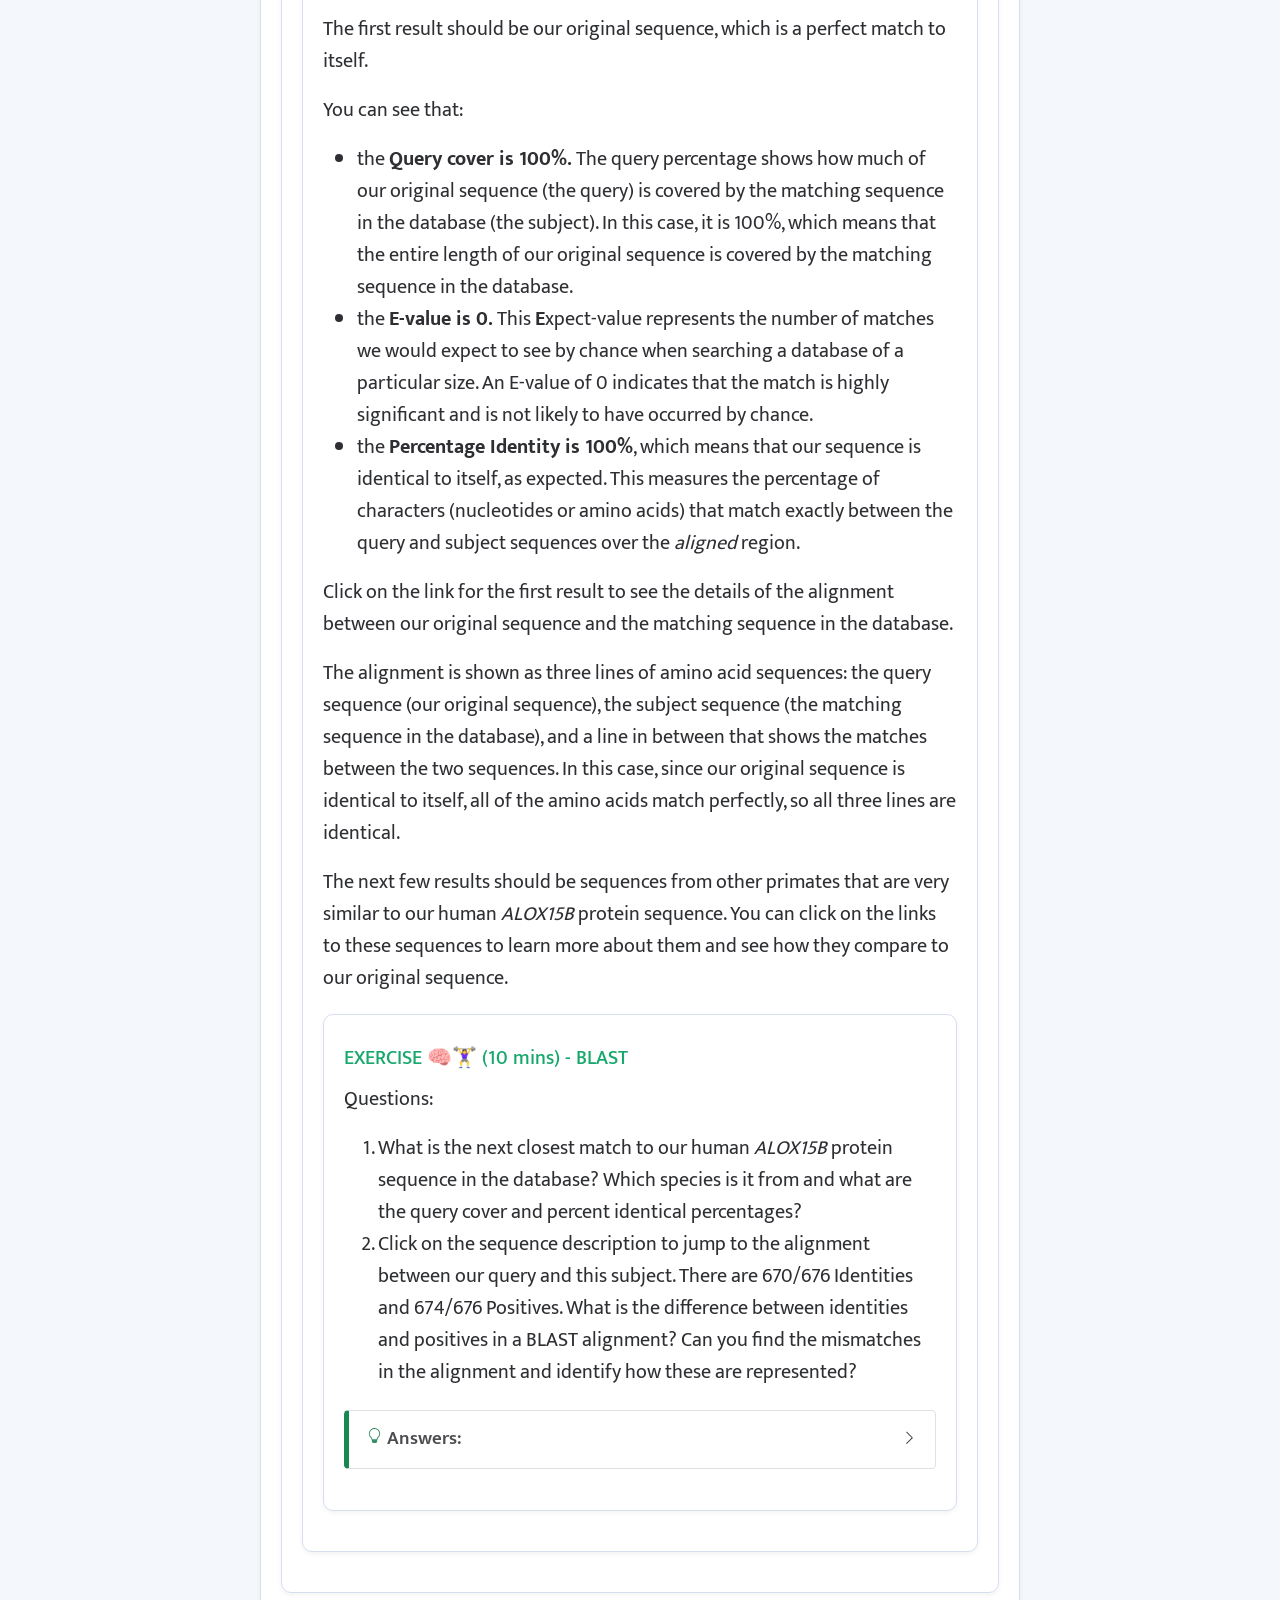
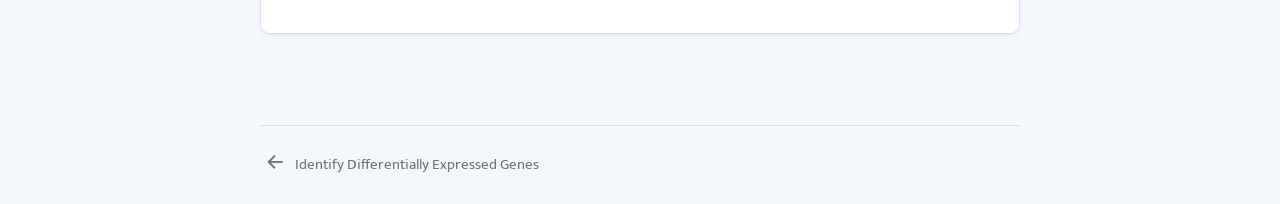
<file: docs/blast-off.html>
<!DOCTYPE html>
<html xmlns="http://www.w3.org/1999/xhtml" lang="en" xml:lang="en"><head>

<meta charset="utf-8">
<meta name="generator" content="quarto-1.7.31">

<meta name="viewport" content="width=device-width, initial-scale=1.0, user-scalable=yes">


<title>blast-off – NZIBO Bioinformatics</title>
<style>
code{white-space: pre-wrap;}
span.smallcaps{font-variant: small-caps;}
div.columns{display: flex; gap: min(4vw, 1.5em);}
div.column{flex: auto; overflow-x: auto;}
div.hanging-indent{margin-left: 1.5em; text-indent: -1.5em;}
ul.task-list{list-style: none;}
ul.task-list li input[type="checkbox"] {
  width: 0.8em;
  margin: 0 0.8em 0.2em -1em; /* quarto-specific, see https://github.com/quarto-dev/quarto-cli/issues/4556 */ 
  vertical-align: middle;
}
</style>


<script src="site_libs/quarto-nav/quarto-nav.js"></script>
<script src="site_libs/quarto-nav/headroom.min.js"></script>
<script src="site_libs/clipboard/clipboard.min.js"></script>
<script src="site_libs/quarto-search/autocomplete.umd.js"></script>
<script src="site_libs/quarto-search/fuse.min.js"></script>
<script src="site_libs/quarto-search/quarto-search.js"></script>
<meta name="quarto:offset" content="./">
<link href="./degs.html" rel="prev">
<link href="./theme-images/GA-image-black-favicon.png" rel="icon" type="image/png">
<script src="site_libs/quarto-html/quarto.js" type="module"></script>
<script src="site_libs/quarto-html/tabsets/tabsets.js" type="module"></script>
<script src="site_libs/quarto-html/popper.min.js"></script>
<script src="site_libs/quarto-html/tippy.umd.min.js"></script>
<script src="site_libs/quarto-html/anchor.min.js"></script>
<link href="site_libs/quarto-html/tippy.css" rel="stylesheet">
<link href="site_libs/quarto-html/quarto-syntax-highlighting-e1a5c8363afafaef2c763b6775fbf3ca.css" rel="stylesheet" id="quarto-text-highlighting-styles">
<script src="site_libs/bootstrap/bootstrap.min.js"></script>
<link href="site_libs/bootstrap/bootstrap-icons.css" rel="stylesheet">
<link href="site_libs/bootstrap/bootstrap-709f788519238433456b39eacb8aeed0.min.css" rel="stylesheet" append-hash="true" id="quarto-bootstrap" data-mode="light">
<script id="quarto-search-options" type="application/json">{
  "location": "sidebar",
  "copy-button": false,
  "collapse-after": 3,
  "panel-placement": "start",
  "type": "textbox",
  "limit": 50,
  "keyboard-shortcut": [
    "f",
    "/",
    "s"
  ],
  "show-item-context": false,
  "language": {
    "search-no-results-text": "No results",
    "search-matching-documents-text": "matching documents",
    "search-copy-link-title": "Copy link to search",
    "search-hide-matches-text": "Hide additional matches",
    "search-more-match-text": "more match in this document",
    "search-more-matches-text": "more matches in this document",
    "search-clear-button-title": "Clear",
    "search-text-placeholder": "",
    "search-detached-cancel-button-title": "Cancel",
    "search-submit-button-title": "Submit",
    "search-label": "Search"
  }
}</script>


<link rel="stylesheet" href="styles.css">
<meta property="og:title" content="– NZIBO Bioinformatics">
<meta property="og:description" content="">
<meta property="og:image" content="figures/gene-cards.png">
<meta property="og:site_name" content="NZIBO Bioinformatics">
</head>

<body class="nav-sidebar docked quarto-light">

<div id="quarto-search-results"></div>
  <header id="quarto-header" class="headroom fixed-top">
  <nav class="quarto-secondary-nav">
    <div class="container-fluid d-flex">
      <button type="button" class="quarto-btn-toggle btn" data-bs-toggle="collapse" role="button" data-bs-target=".quarto-sidebar-collapse-item" aria-controls="quarto-sidebar" aria-expanded="false" aria-label="Toggle sidebar navigation" onclick="if (window.quartoToggleHeadroom) { window.quartoToggleHeadroom(); }">
        <i class="bi bi-layout-text-sidebar-reverse"></i>
      </button>
        <nav class="quarto-page-breadcrumbs" aria-label="breadcrumb"><ol class="breadcrumb"><li class="breadcrumb-item"><a href="./blast-off.html">Genes, databases and BLAST</a></li></ol></nav>
        <a class="flex-grow-1" role="navigation" data-bs-toggle="collapse" data-bs-target=".quarto-sidebar-collapse-item" aria-controls="quarto-sidebar" aria-expanded="false" aria-label="Toggle sidebar navigation" onclick="if (window.quartoToggleHeadroom) { window.quartoToggleHeadroom(); }">      
        </a>
      <button type="button" class="btn quarto-search-button" aria-label="Search" onclick="window.quartoOpenSearch();">
        <i class="bi bi-search"></i>
      </button>
    </div>
  </nav>
</header>
<!-- content -->
<div id="quarto-content" class="quarto-container page-columns page-rows-contents page-layout-full">
<!-- sidebar -->
  <nav id="quarto-sidebar" class="sidebar collapse collapse-horizontal quarto-sidebar-collapse-item sidebar-navigation docked overflow-auto">
    <div class="pt-lg-2 mt-2 text-left sidebar-header">
    <div class="sidebar-title mb-0 py-0">
      <a href="./">NZIBO Bioinformatics</a> 
        <div class="sidebar-tools-main">
    <a href="https://github.com/GenomicsAotearoa/NZIBO-bioinformatics-workshop-2026" title="Github" class="quarto-navigation-tool px-1" aria-label="Github"><i class="bi bi-github"></i></a>
</div>
    </div>
      </div>
        <div class="mt-2 flex-shrink-0 align-items-center">
        <div class="sidebar-search">
        <div id="quarto-search" class="" title="Search"></div>
        </div>
        </div>
    <div class="sidebar-menu-container"> 
    <ul class="list-unstyled mt-1">
        <li class="sidebar-item">
  <div class="sidebar-item-container"> 
  <a href="./index.html" class="sidebar-item-text sidebar-link">
 <span class="menu-text">Home</span></a>
  </div>
</li>
        <li class="sidebar-item">
  <div class="sidebar-item-container"> 
  <a href="./intro-to-R.html" class="sidebar-item-text sidebar-link">
 <span class="menu-text">Introduction to the R programming language</span></a>
  </div>
</li>
        <li class="sidebar-item">
  <div class="sidebar-item-container"> 
  <a href="./intro-to-rnaseq.html" class="sidebar-item-text sidebar-link">
 <span class="menu-text">Introduction to RNAseq</span></a>
  </div>
</li>
        <li class="sidebar-item">
  <div class="sidebar-item-container"> 
  <a href="./digging-deeper.html" class="sidebar-item-text sidebar-link">
 <span class="menu-text">Digging deeper</span></a>
  </div>
</li>
        <li class="sidebar-item">
  <div class="sidebar-item-container"> 
  <a href="./degs.html" class="sidebar-item-text sidebar-link">
 <span class="menu-text">Identify Differentially Expressed Genes</span></a>
  </div>
</li>
        <li class="sidebar-item">
  <div class="sidebar-item-container"> 
  <a href="./blast-off.html" class="sidebar-item-text sidebar-link active">
 <span class="menu-text">Genes, databases and BLAST</span></a>
  </div>
</li>
    </ul>
    </div>
</nav>
<div id="quarto-sidebar-glass" class="quarto-sidebar-collapse-item" data-bs-toggle="collapse" data-bs-target=".quarto-sidebar-collapse-item"></div>
<!-- margin-sidebar -->
    <div id="quarto-margin-sidebar" class="sidebar margin-sidebar">
        <nav id="TOC" role="doc-toc" class="toc-active">
    <h2 id="toc-title">On this page</h2>
   
  <ul>
  <li><a href="#genomic-databases" id="toc-genomic-databases" class="nav-link active" data-scroll-target="#genomic-databases">Genomic databases</a>
  <ul>
  <li><a href="#ncbi" id="toc-ncbi" class="nav-link" data-scroll-target="#ncbi">NCBI</a>
  <ul class="collapse">
  <li><a href="#basic-local-alignment-search-tool-blast" id="toc-basic-local-alignment-search-tool-blast" class="nav-link" data-scroll-target="#basic-local-alignment-search-tool-blast">Basic Local Alignment Search Tool (BLAST) 🚀</a></li>
  </ul></li>
  </ul></li>
  </ul>
</nav>
    </div>
<!-- main -->
<main class="content column-body" id="quarto-document-content"><header id="title-block-header" class="quarto-title-block"></header>




<section id="genomic-databases" class="level1">
<h1>Genomic databases</h1>
<p>There are many databases that hold information about genes. Today, we are going to look at the most highly upregulated gene in our treated samples, <em>ALOX15B</em>, and explore what we can learn about it from genomic databases.</p>
<p>First, let’s look at the gene on GeneCards, the human gene database:</p>
<p><a href="https://www.genecards.org/cgi-bin/carddisp.pl?gene=ALOX15B">GeneCards link</a></p>
<p>Look at the section on the website here summarising the information about the gene. There are links to the gene on other databases, such as NCBI and Ensembl (note our gene ID in the dataset is the Ensembl ID), and there is a lot of information about the gene, including its function, expression, and interactions with other proteins in these databases.</p>
<p><img src="figures/gene-cards.png" class="img-fluid"></p>
<section id="exercise-5-mins---genecards" class="level5">
<h5 class="anchored" data-anchor-id="exercise-5-mins---genecards">EXERCISE 🧠🏋️‍♀️ (5 mins) - GeneCards</h5>
<p>Take a few minutes to explore the GeneCards page for <em>ALOX15B</em> and see what information you can find about the gene. What is its function? Where is it expressed? Does it interact with any other proteins? Checkout some of the links to other databases and see what information you can find there as well.</p>
<p><em>Note: The Ensembl website is occasionally down and you may not be able to access it, but you can still explore the other databases.</em></p>
</section>
<section id="ncbi" class="level2">
<h2 class="anchored" data-anchor-id="ncbi">NCBI</h2>
<p>The National Center for Biotechnology Information (NCBI), hosted by the National Library of Medicine (USA Government), is a comprehensive resource for genomic information. It includes a variety of databases, such as GenBank, which is a repository of nucleotide sequences, and RefSeq, which is a curated collection of reference sequences for genes and proteins. It also includes tools for sequence analysis, such as BLAST, which allows you to compare your sequence of interest to other sequences in the database to find similar sequences and identify potential functions.</p>
<section id="exercise-10-mins---genbank" class="level5">
<h5 class="anchored" data-anchor-id="exercise-10-mins---genbank">EXERCISE 🧠🏋️‍♀️ (10 mins) - GenBank</h5>
<p>Let’s have a look at our gene of interest, <em>ALOX15B</em>, on NCBI, specifically on the GenBank database.</p>
<p><a href="https://www.ncbi.nlm.nih.gov/nuccore/NM_001141.3?report=genbank&amp;log$=seqview">GenBank entry for ALOX15B (transcript ref seq NM_001141.3)</a></p>
<p>Answer these questions below:</p>
<ol type="1">
<li>How many base pairs (bp) is the mRNA sequence?</li>
<li>How many base pairs is the coding sequence (cds)?</li>
<li>How many amino acids in the protein sequence?</li>
<li>Which exon does the cds start in?</li>
<li>There are three different codons used to encode a stop codon, these are ‘TAA’, ‘TAG’, and ‘TGA’. Can you find the stop codon in the nucleotide sequence? Which one is it?</li>
</ol>
<div class="callout callout-style-default callout-tip callout-titled">
<div class="callout-header d-flex align-content-center" data-bs-toggle="collapse" data-bs-target=".callout-1-contents" aria-controls="callout-1" aria-expanded="false" aria-label="Toggle callout">
<div class="callout-icon-container">
<i class="callout-icon"></i>
</div>
<div class="callout-title-container flex-fill">
Answers:
</div>
<div class="callout-btn-toggle d-inline-block border-0 py-1 ps-1 pe-0 float-end"><i class="callout-toggle"></i></div>
</div>
<div id="callout-1" class="callout-1-contents callout-collapse collapse">
<div class="callout-body-container callout-body">
<ol type="1">
<li>2697 bp</li>
<li>2128-98(+1) = 2031 bp (we have to add 1 because both the start and end positions are included in the length of the sequence!)</li>
<li>(2031 / 3) - 1 = 676 amino acids (the cds has 2031 bp and each amino acid is coded by 3 nucleotides, so we divide the length of the cds by 3 to get the number of amino acids in the protein sequence. However, the last codon is a stop codon, which does not code for an amino acid, so we subtract 1 from the total number of amino acids to get the final count.)</li>
<li>Exon # 1 - The first exon coordinates are 1-244, and the cds starts at position 98, which is within the first exon.</li>
<li>The stop codon is ‘TAA’ and it is located at position 2126-2128 in the nucleotide sequence (the last three nucleotides of the cds, inclusive).</li>
</ol>
</div>
</div>
</div>
</section>
<section id="basic-local-alignment-search-tool-blast" class="level3">
<h3 class="anchored" data-anchor-id="basic-local-alignment-search-tool-blast">Basic Local Alignment Search Tool (BLAST) 🚀</h3>
<p>BLAST is a powerful tool for comparing nucleotide or protein sequences to sequence databases and calculating the statistical significance of matches. It can be used to identify homologous sequences, predict the function of a gene, and find potential orthologs in other species.</p>
<p>As an example, let’s say we have a novel sequence that we want to identify. We can use BLAST to compare our sequence to the sequences in the database and find out what it is similar to. This can help us identify the gene or protein that our sequence is most closely related to, and give us clues about its function.</p>
<p>Here we are going to BLAST our human <em>ALOX15B</em> protein sequence against the non-redundant protein database (nr) to see if we can find any similar sequences and learn more about our gene of interest.</p>
<ol type="1">
<li>Click on the protein ID link (NP_001132.2) on the GenBank page for <em>ALOX15B</em> to get to the protein sequence page. It is under the cds section of the GenBank entry.<br>
</li>
<li>Click on the ‘Run BLAST’ button on the right side of the page to open a BLAST search for the protein sequence.<br>
</li>
<li>On the BLAST page, change the following parameters:
<ul>
<li>Set the database to ‘Reference proteins (refseq_protein)’ database. This is a curated database of reference sequences for genes and proteins, which can help us find high-quality matches to our sequence of interest.<br>
</li>
<li>Limit the records to ‘Primates (taxid:9443)’, which will restrict our search to sequences from primates, including humans and other closely related species.<br>
</li>
</ul></li>
<li>Click the ‘BLAST’ button at the bottom of the page to start the search. This can take a few minutes to run, so be patient!</li>
</ol>
<p>The first result should be our original sequence, which is a perfect match to itself.</p>
<p>You can see that:</p>
<ul>
<li>the <strong>Query cover is 100%.</strong> The query percentage shows how much of our original sequence (the query) is covered by the matching sequence in the database (the subject). In this case, it is 100%, which means that the entire length of our original sequence is covered by the matching sequence in the database.<br>
</li>
<li>the <strong>E-value is 0.</strong> This <strong>E</strong>xpect-value represents the number of matches we would expect to see by chance when searching a database of a particular size. An E-value of 0 indicates that the match is highly significant and is not likely to have occurred by chance.<br>
</li>
<li>the <strong>Percentage Identity is 100%</strong>, which means that our sequence is identical to itself, as expected. This measures the percentage of characters (nucleotides or amino acids) that match exactly between the query and subject sequences over the <em>aligned</em> region.</li>
</ul>
<p>Click on the link for the first result to see the details of the alignment between our original sequence and the matching sequence in the database.</p>
<p>The alignment is shown as three lines of amino acid sequences: the query sequence (our original sequence), the subject sequence (the matching sequence in the database), and a line in between that shows the matches between the two sequences. In this case, since our original sequence is identical to itself, all of the amino acids match perfectly, so all three lines are identical.</p>
<p>The next few results should be sequences from other primates that are very similar to our human <em>ALOX15B</em> protein sequence. You can click on the links to these sequences to learn more about them and see how they compare to our original sequence.</p>
<section id="exercise-10-mins---blast" class="level5">
<h5 class="anchored" data-anchor-id="exercise-10-mins---blast">EXERCISE 🧠🏋️‍♀️ (10 mins) - BLAST</h5>
<p>Questions:</p>
<ol type="1">
<li>What is the next closest match to our human <em>ALOX15B</em> protein sequence in the database? Which species is it from and what are the query cover and percent identical percentages?</li>
<li>Click on the sequence description to jump to the alignment between our query and this subject. There are 670/676 Identities and 674/676 Positives. What is the difference between identities and positives in a BLAST alignment? Can you find the mismatches in the alignment and identify how these are represented?</li>
</ol>
<div class="callout callout-style-default callout-tip callout-titled">
<div class="callout-header d-flex align-content-center" data-bs-toggle="collapse" data-bs-target=".callout-2-contents" aria-controls="callout-2" aria-expanded="false" aria-label="Toggle callout">
<div class="callout-icon-container">
<i class="callout-icon"></i>
</div>
<div class="callout-title-container flex-fill">
Answers:
</div>
<div class="callout-btn-toggle d-inline-block border-0 py-1 ps-1 pe-0 float-end"><i class="callout-toggle"></i></div>
</div>
<div id="callout-2" class="callout-2-contents callout-collapse collapse">
<div class="callout-body-container callout-body">
<ol type="1">
<li>Pan troglodytes (chimpanzee). The query cover is 100% and the percent identical is 99.11%. This means that the entire length of our original sequence is covered by the matching sequence from the chimpanzee, and that 99.11% of the amino acids in the two sequences are identical, which indicates a very high level of similarity between the human and chimpanzee <em>ALOX15B</em> protein sequences.<br>
</li>
<li>Identities refer to the number of positions in the alignment where the amino acids are exactly the same between the query and subject sequences. Positives refer to the number of positions where the amino acids are either identical or similar (e.g., they have similar properties such as charge or hydrophobicity). In this case, there are 670 identities, which means that 670 amino acids in the alignment are exactly the same between the human and chimpanzee sequences. There are also 674 positives, which means that there are an additional 4 positions where the amino acids are similar but not identical. The mismatches in the alignment are represented by spaces in the middle line of the BLAST output, which indicates that there is no match at those positions between the query and subject sequences. The positives are represented by ‘+’ symbols in the middle line, which indicates that there is a match at those positions between the query and subject sequences, but the amino acids are not identical. In this case, there are 4 positions where there are ‘+’ symbols, indicating that there are 4 amino acids that are similar but not identical between the human and chimpanzee <em>ALOX15B</em> protein sequences.</li>
</ol>
</div>
</div>
</div>


</section>
</section>
</section>
</section>

</main> <!-- /main -->
<script id="quarto-html-after-body" type="application/javascript">
  window.document.addEventListener("DOMContentLoaded", function (event) {
    const icon = "";
    const anchorJS = new window.AnchorJS();
    anchorJS.options = {
      placement: 'right',
      icon: icon
    };
    anchorJS.add('.anchored');
    const isCodeAnnotation = (el) => {
      for (const clz of el.classList) {
        if (clz.startsWith('code-annotation-')) {                     
          return true;
        }
      }
      return false;
    }
    const onCopySuccess = function(e) {
      // button target
      const button = e.trigger;
      // don't keep focus
      button.blur();
      // flash "checked"
      button.classList.add('code-copy-button-checked');
      var currentTitle = button.getAttribute("title");
      button.setAttribute("title", "Copied!");
      let tooltip;
      if (window.bootstrap) {
        button.setAttribute("data-bs-toggle", "tooltip");
        button.setAttribute("data-bs-placement", "left");
        button.setAttribute("data-bs-title", "Copied!");
        tooltip = new bootstrap.Tooltip(button, 
          { trigger: "manual", 
            customClass: "code-copy-button-tooltip",
            offset: [0, -8]});
        tooltip.show();    
      }
      setTimeout(function() {
        if (tooltip) {
          tooltip.hide();
          button.removeAttribute("data-bs-title");
          button.removeAttribute("data-bs-toggle");
          button.removeAttribute("data-bs-placement");
        }
        button.setAttribute("title", currentTitle);
        button.classList.remove('code-copy-button-checked');
      }, 1000);
      // clear code selection
      e.clearSelection();
    }
    const getTextToCopy = function(trigger) {
        const codeEl = trigger.previousElementSibling.cloneNode(true);
        for (const childEl of codeEl.children) {
          if (isCodeAnnotation(childEl)) {
            childEl.remove();
          }
        }
        return codeEl.innerText;
    }
    const clipboard = new window.ClipboardJS('.code-copy-button:not([data-in-quarto-modal])', {
      text: getTextToCopy
    });
    clipboard.on('success', onCopySuccess);
    if (window.document.getElementById('quarto-embedded-source-code-modal')) {
      const clipboardModal = new window.ClipboardJS('.code-copy-button[data-in-quarto-modal]', {
        text: getTextToCopy,
        container: window.document.getElementById('quarto-embedded-source-code-modal')
      });
      clipboardModal.on('success', onCopySuccess);
    }
      var localhostRegex = new RegExp(/^(?:http|https):\/\/localhost\:?[0-9]*\//);
      var mailtoRegex = new RegExp(/^mailto:/);
        var filterRegex = new RegExp('/' + window.location.host + '/');
      var isInternal = (href) => {
          return filterRegex.test(href) || localhostRegex.test(href) || mailtoRegex.test(href);
      }
      // Inspect non-navigation links and adorn them if external
     var links = window.document.querySelectorAll('a[href]:not(.nav-link):not(.navbar-brand):not(.toc-action):not(.sidebar-link):not(.sidebar-item-toggle):not(.pagination-link):not(.no-external):not([aria-hidden]):not(.dropdown-item):not(.quarto-navigation-tool):not(.about-link)');
      for (var i=0; i<links.length; i++) {
        const link = links[i];
        if (!isInternal(link.href)) {
          // undo the damage that might have been done by quarto-nav.js in the case of
          // links that we want to consider external
          if (link.dataset.originalHref !== undefined) {
            link.href = link.dataset.originalHref;
          }
        }
      }
    function tippyHover(el, contentFn, onTriggerFn, onUntriggerFn) {
      const config = {
        allowHTML: true,
        maxWidth: 500,
        delay: 100,
        arrow: false,
        appendTo: function(el) {
            return el.parentElement;
        },
        interactive: true,
        interactiveBorder: 10,
        theme: 'quarto',
        placement: 'bottom-start',
      };
      if (contentFn) {
        config.content = contentFn;
      }
      if (onTriggerFn) {
        config.onTrigger = onTriggerFn;
      }
      if (onUntriggerFn) {
        config.onUntrigger = onUntriggerFn;
      }
      window.tippy(el, config); 
    }
    const noterefs = window.document.querySelectorAll('a[role="doc-noteref"]');
    for (var i=0; i<noterefs.length; i++) {
      const ref = noterefs[i];
      tippyHover(ref, function() {
        // use id or data attribute instead here
        let href = ref.getAttribute('data-footnote-href') || ref.getAttribute('href');
        try { href = new URL(href).hash; } catch {}
        const id = href.replace(/^#\/?/, "");
        const note = window.document.getElementById(id);
        if (note) {
          return note.innerHTML;
        } else {
          return "";
        }
      });
    }
    const xrefs = window.document.querySelectorAll('a.quarto-xref');
    const processXRef = (id, note) => {
      // Strip column container classes
      const stripColumnClz = (el) => {
        el.classList.remove("page-full", "page-columns");
        if (el.children) {
          for (const child of el.children) {
            stripColumnClz(child);
          }
        }
      }
      stripColumnClz(note)
      if (id === null || id.startsWith('sec-')) {
        // Special case sections, only their first couple elements
        const container = document.createElement("div");
        if (note.children && note.children.length > 2) {
          container.appendChild(note.children[0].cloneNode(true));
          for (let i = 1; i < note.children.length; i++) {
            const child = note.children[i];
            if (child.tagName === "P" && child.innerText === "") {
              continue;
            } else {
              container.appendChild(child.cloneNode(true));
              break;
            }
          }
          if (window.Quarto?.typesetMath) {
            window.Quarto.typesetMath(container);
          }
          return container.innerHTML
        } else {
          if (window.Quarto?.typesetMath) {
            window.Quarto.typesetMath(note);
          }
          return note.innerHTML;
        }
      } else {
        // Remove any anchor links if they are present
        const anchorLink = note.querySelector('a.anchorjs-link');
        if (anchorLink) {
          anchorLink.remove();
        }
        if (window.Quarto?.typesetMath) {
          window.Quarto.typesetMath(note);
        }
        if (note.classList.contains("callout")) {
          return note.outerHTML;
        } else {
          return note.innerHTML;
        }
      }
    }
    for (var i=0; i<xrefs.length; i++) {
      const xref = xrefs[i];
      tippyHover(xref, undefined, function(instance) {
        instance.disable();
        let url = xref.getAttribute('href');
        let hash = undefined; 
        if (url.startsWith('#')) {
          hash = url;
        } else {
          try { hash = new URL(url).hash; } catch {}
        }
        if (hash) {
          const id = hash.replace(/^#\/?/, "");
          const note = window.document.getElementById(id);
          if (note !== null) {
            try {
              const html = processXRef(id, note.cloneNode(true));
              instance.setContent(html);
            } finally {
              instance.enable();
              instance.show();
            }
          } else {
            // See if we can fetch this
            fetch(url.split('#')[0])
            .then(res => res.text())
            .then(html => {
              const parser = new DOMParser();
              const htmlDoc = parser.parseFromString(html, "text/html");
              const note = htmlDoc.getElementById(id);
              if (note !== null) {
                const html = processXRef(id, note);
                instance.setContent(html);
              } 
            }).finally(() => {
              instance.enable();
              instance.show();
            });
          }
        } else {
          // See if we can fetch a full url (with no hash to target)
          // This is a special case and we should probably do some content thinning / targeting
          fetch(url)
          .then(res => res.text())
          .then(html => {
            const parser = new DOMParser();
            const htmlDoc = parser.parseFromString(html, "text/html");
            const note = htmlDoc.querySelector('main.content');
            if (note !== null) {
              // This should only happen for chapter cross references
              // (since there is no id in the URL)
              // remove the first header
              if (note.children.length > 0 && note.children[0].tagName === "HEADER") {
                note.children[0].remove();
              }
              const html = processXRef(null, note);
              instance.setContent(html);
            } 
          }).finally(() => {
            instance.enable();
            instance.show();
          });
        }
      }, function(instance) {
      });
    }
        let selectedAnnoteEl;
        const selectorForAnnotation = ( cell, annotation) => {
          let cellAttr = 'data-code-cell="' + cell + '"';
          let lineAttr = 'data-code-annotation="' +  annotation + '"';
          const selector = 'span[' + cellAttr + '][' + lineAttr + ']';
          return selector;
        }
        const selectCodeLines = (annoteEl) => {
          const doc = window.document;
          const targetCell = annoteEl.getAttribute("data-target-cell");
          const targetAnnotation = annoteEl.getAttribute("data-target-annotation");
          const annoteSpan = window.document.querySelector(selectorForAnnotation(targetCell, targetAnnotation));
          const lines = annoteSpan.getAttribute("data-code-lines").split(",");
          const lineIds = lines.map((line) => {
            return targetCell + "-" + line;
          })
          let top = null;
          let height = null;
          let parent = null;
          if (lineIds.length > 0) {
              //compute the position of the single el (top and bottom and make a div)
              const el = window.document.getElementById(lineIds[0]);
              top = el.offsetTop;
              height = el.offsetHeight;
              parent = el.parentElement.parentElement;
            if (lineIds.length > 1) {
              const lastEl = window.document.getElementById(lineIds[lineIds.length - 1]);
              const bottom = lastEl.offsetTop + lastEl.offsetHeight;
              height = bottom - top;
            }
            if (top !== null && height !== null && parent !== null) {
              // cook up a div (if necessary) and position it 
              let div = window.document.getElementById("code-annotation-line-highlight");
              if (div === null) {
                div = window.document.createElement("div");
                div.setAttribute("id", "code-annotation-line-highlight");
                div.style.position = 'absolute';
                parent.appendChild(div);
              }
              div.style.top = top - 2 + "px";
              div.style.height = height + 4 + "px";
              div.style.left = 0;
              let gutterDiv = window.document.getElementById("code-annotation-line-highlight-gutter");
              if (gutterDiv === null) {
                gutterDiv = window.document.createElement("div");
                gutterDiv.setAttribute("id", "code-annotation-line-highlight-gutter");
                gutterDiv.style.position = 'absolute';
                const codeCell = window.document.getElementById(targetCell);
                const gutter = codeCell.querySelector('.code-annotation-gutter');
                gutter.appendChild(gutterDiv);
              }
              gutterDiv.style.top = top - 2 + "px";
              gutterDiv.style.height = height + 4 + "px";
            }
            selectedAnnoteEl = annoteEl;
          }
        };
        const unselectCodeLines = () => {
          const elementsIds = ["code-annotation-line-highlight", "code-annotation-line-highlight-gutter"];
          elementsIds.forEach((elId) => {
            const div = window.document.getElementById(elId);
            if (div) {
              div.remove();
            }
          });
          selectedAnnoteEl = undefined;
        };
          // Handle positioning of the toggle
      window.addEventListener(
        "resize",
        throttle(() => {
          elRect = undefined;
          if (selectedAnnoteEl) {
            selectCodeLines(selectedAnnoteEl);
          }
        }, 10)
      );
      function throttle(fn, ms) {
      let throttle = false;
      let timer;
        return (...args) => {
          if(!throttle) { // first call gets through
              fn.apply(this, args);
              throttle = true;
          } else { // all the others get throttled
              if(timer) clearTimeout(timer); // cancel #2
              timer = setTimeout(() => {
                fn.apply(this, args);
                timer = throttle = false;
              }, ms);
          }
        };
      }
        // Attach click handler to the DT
        const annoteDls = window.document.querySelectorAll('dt[data-target-cell]');
        for (const annoteDlNode of annoteDls) {
          annoteDlNode.addEventListener('click', (event) => {
            const clickedEl = event.target;
            if (clickedEl !== selectedAnnoteEl) {
              unselectCodeLines();
              const activeEl = window.document.querySelector('dt[data-target-cell].code-annotation-active');
              if (activeEl) {
                activeEl.classList.remove('code-annotation-active');
              }
              selectCodeLines(clickedEl);
              clickedEl.classList.add('code-annotation-active');
            } else {
              // Unselect the line
              unselectCodeLines();
              clickedEl.classList.remove('code-annotation-active');
            }
          });
        }
    const findCites = (el) => {
      const parentEl = el.parentElement;
      if (parentEl) {
        const cites = parentEl.dataset.cites;
        if (cites) {
          return {
            el,
            cites: cites.split(' ')
          };
        } else {
          return findCites(el.parentElement)
        }
      } else {
        return undefined;
      }
    };
    var bibliorefs = window.document.querySelectorAll('a[role="doc-biblioref"]');
    for (var i=0; i<bibliorefs.length; i++) {
      const ref = bibliorefs[i];
      const citeInfo = findCites(ref);
      if (citeInfo) {
        tippyHover(citeInfo.el, function() {
          var popup = window.document.createElement('div');
          citeInfo.cites.forEach(function(cite) {
            var citeDiv = window.document.createElement('div');
            citeDiv.classList.add('hanging-indent');
            citeDiv.classList.add('csl-entry');
            var biblioDiv = window.document.getElementById('ref-' + cite);
            if (biblioDiv) {
              citeDiv.innerHTML = biblioDiv.innerHTML;
            }
            popup.appendChild(citeDiv);
          });
          return popup.innerHTML;
        });
      }
    }
  });
  </script>
<nav class="page-navigation column-body">
  <div class="nav-page nav-page-previous">
      <a href="./degs.html" class="pagination-link" aria-label="Identify Differentially Expressed Genes">
        <i class="bi bi-arrow-left-short"></i> <span class="nav-page-text">Identify Differentially Expressed Genes</span>
      </a>          
  </div>
  <div class="nav-page nav-page-next">
  </div>
</nav>
</div> <!-- /content -->




</body></html>
</file>
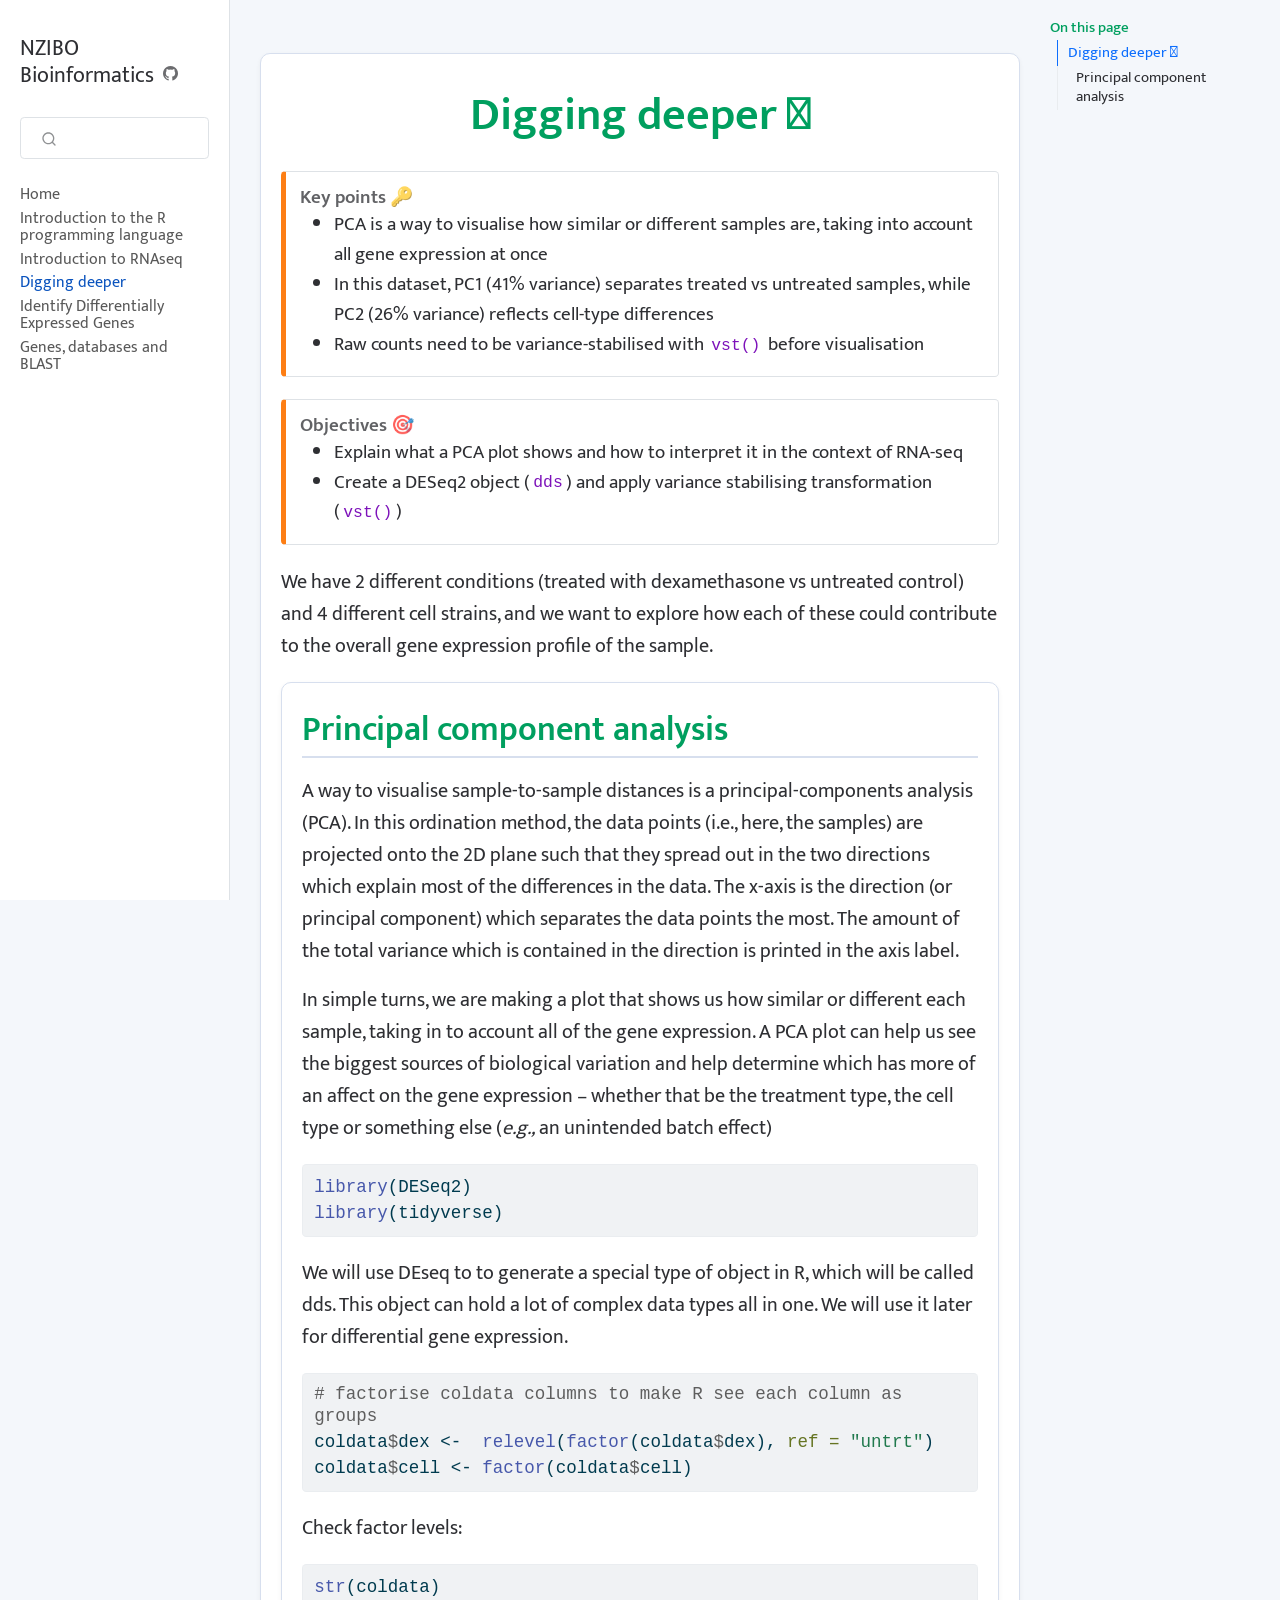
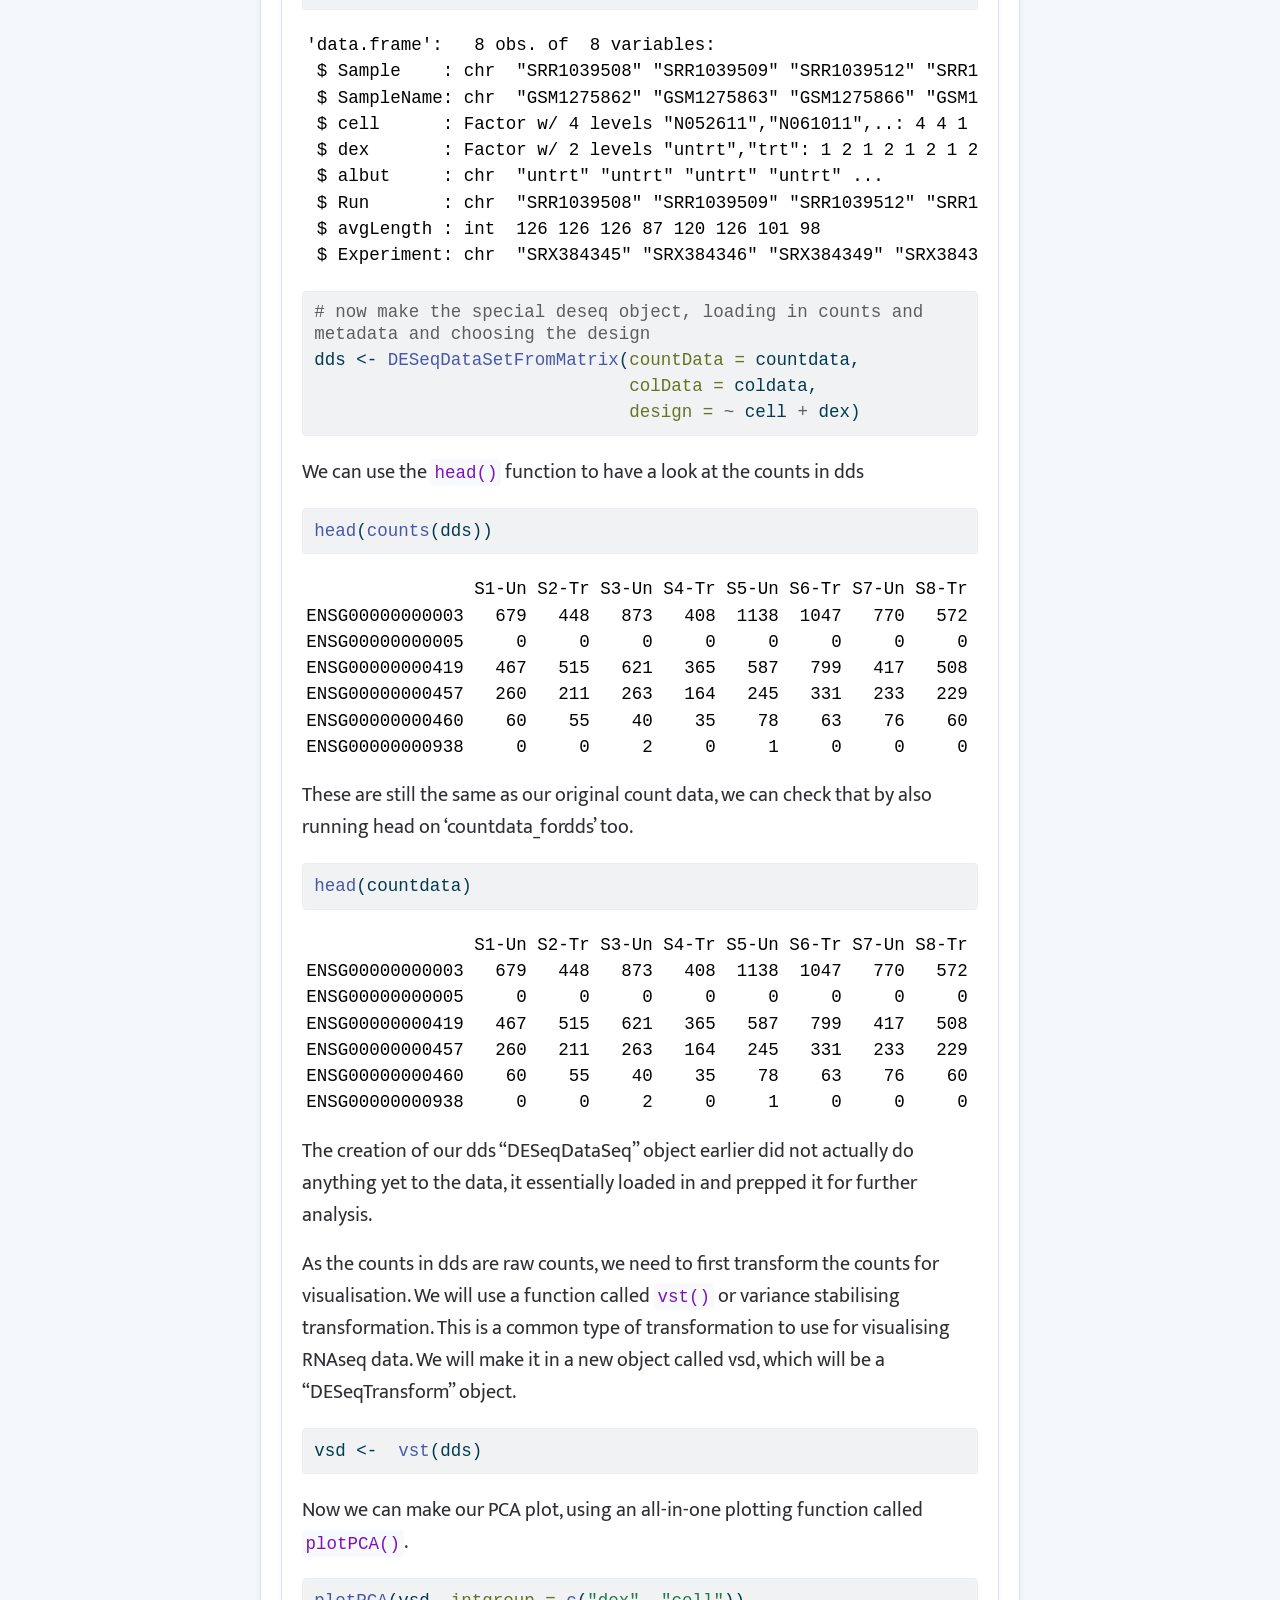
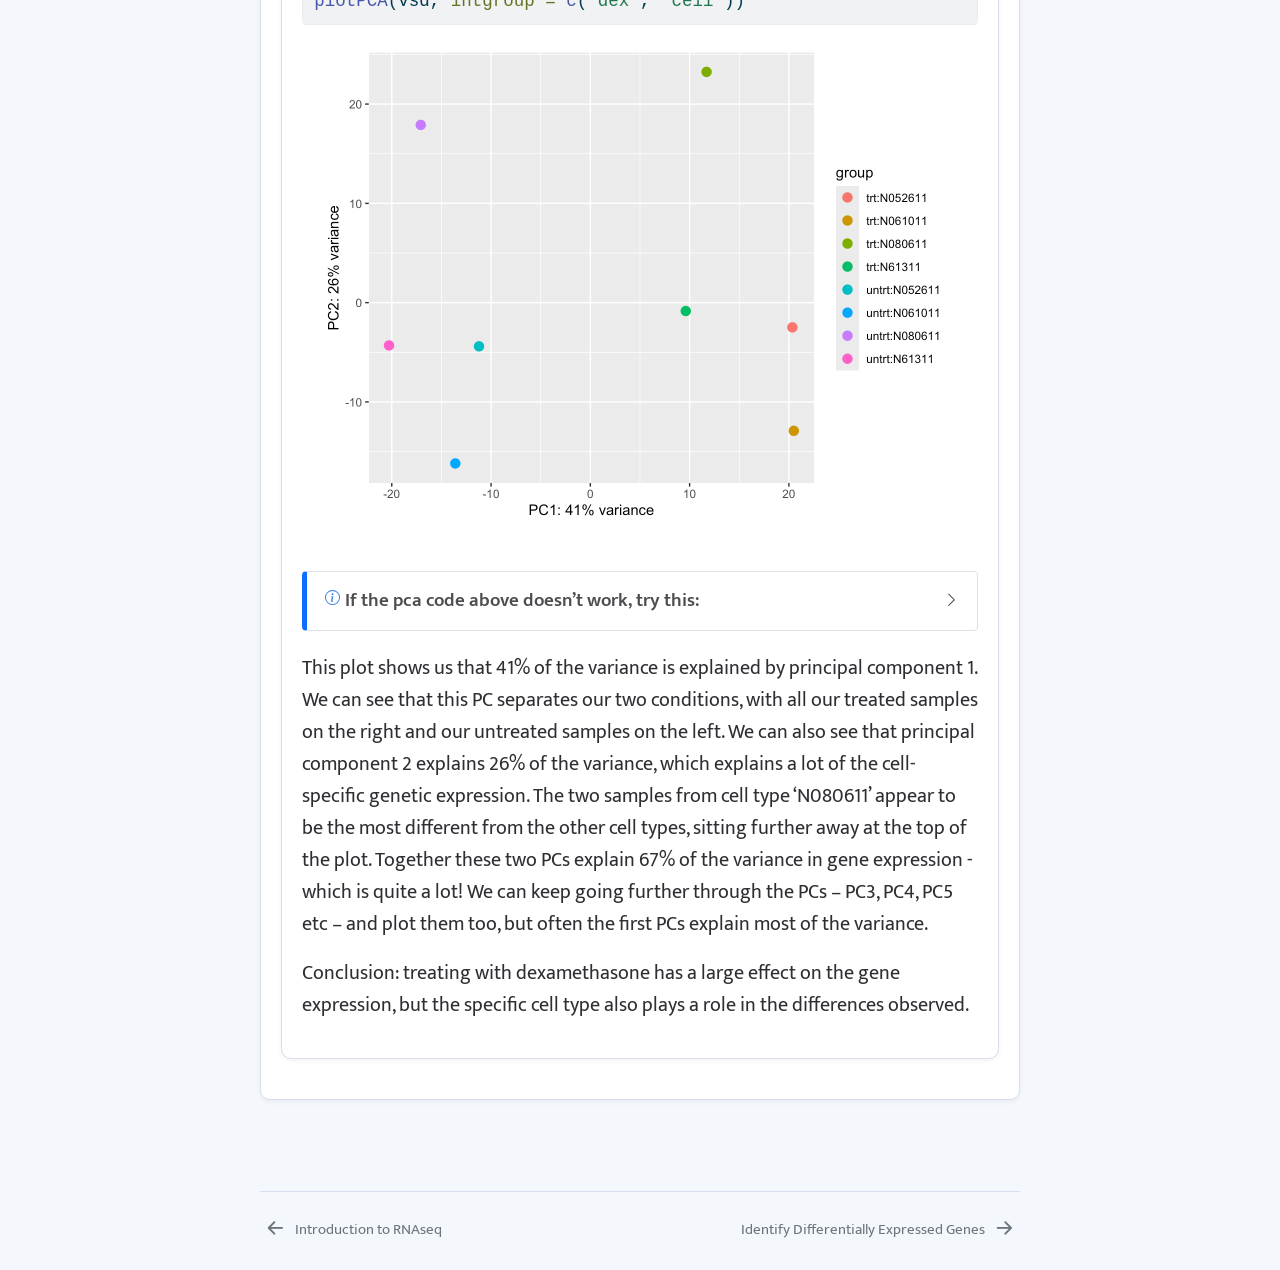
<file: docs/digging-deeper.html>
<!DOCTYPE html>
<html xmlns="http://www.w3.org/1999/xhtml" lang="en" xml:lang="en"><head>

<meta charset="utf-8">
<meta name="generator" content="quarto-1.7.31">

<meta name="viewport" content="width=device-width, initial-scale=1.0, user-scalable=yes">


<title>digging-deeper – NZIBO Bioinformatics</title>
<style>
code{white-space: pre-wrap;}
span.smallcaps{font-variant: small-caps;}
div.columns{display: flex; gap: min(4vw, 1.5em);}
div.column{flex: auto; overflow-x: auto;}
div.hanging-indent{margin-left: 1.5em; text-indent: -1.5em;}
ul.task-list{list-style: none;}
ul.task-list li input[type="checkbox"] {
  width: 0.8em;
  margin: 0 0.8em 0.2em -1em; /* quarto-specific, see https://github.com/quarto-dev/quarto-cli/issues/4556 */ 
  vertical-align: middle;
}
/* CSS for syntax highlighting */
html { -webkit-text-size-adjust: 100%; }
pre > code.sourceCode { white-space: pre; position: relative; }
pre > code.sourceCode > span { display: inline-block; line-height: 1.25; }
pre > code.sourceCode > span:empty { height: 1.2em; }
.sourceCode { overflow: visible; }
code.sourceCode > span { color: inherit; text-decoration: inherit; }
div.sourceCode { margin: 1em 0; }
pre.sourceCode { margin: 0; }
@media screen {
div.sourceCode { overflow: auto; }
}
@media print {
pre > code.sourceCode { white-space: pre-wrap; }
pre > code.sourceCode > span { text-indent: -5em; padding-left: 5em; }
}
pre.numberSource code
  { counter-reset: source-line 0; }
pre.numberSource code > span
  { position: relative; left: -4em; counter-increment: source-line; }
pre.numberSource code > span > a:first-child::before
  { content: counter(source-line);
    position: relative; left: -1em; text-align: right; vertical-align: baseline;
    border: none; display: inline-block;
    -webkit-touch-callout: none; -webkit-user-select: none;
    -khtml-user-select: none; -moz-user-select: none;
    -ms-user-select: none; user-select: none;
    padding: 0 4px; width: 4em;
  }
pre.numberSource { margin-left: 3em;  padding-left: 4px; }
div.sourceCode
  {   }
@media screen {
pre > code.sourceCode > span > a:first-child::before { text-decoration: underline; }
}
</style>


<script src="site_libs/quarto-nav/quarto-nav.js"></script>
<script src="site_libs/quarto-nav/headroom.min.js"></script>
<script src="site_libs/clipboard/clipboard.min.js"></script>
<script src="site_libs/quarto-search/autocomplete.umd.js"></script>
<script src="site_libs/quarto-search/fuse.min.js"></script>
<script src="site_libs/quarto-search/quarto-search.js"></script>
<meta name="quarto:offset" content="./">
<link href="./degs.html" rel="next">
<link href="./intro-to-rnaseq.html" rel="prev">
<link href="./theme-images/GA-image-black-favicon.png" rel="icon" type="image/png">
<script src="site_libs/quarto-html/quarto.js" type="module"></script>
<script src="site_libs/quarto-html/tabsets/tabsets.js" type="module"></script>
<script src="site_libs/quarto-html/popper.min.js"></script>
<script src="site_libs/quarto-html/tippy.umd.min.js"></script>
<script src="site_libs/quarto-html/anchor.min.js"></script>
<link href="site_libs/quarto-html/tippy.css" rel="stylesheet">
<link href="site_libs/quarto-html/quarto-syntax-highlighting-e1a5c8363afafaef2c763b6775fbf3ca.css" rel="stylesheet" id="quarto-text-highlighting-styles">
<script src="site_libs/bootstrap/bootstrap.min.js"></script>
<link href="site_libs/bootstrap/bootstrap-icons.css" rel="stylesheet">
<link href="site_libs/bootstrap/bootstrap-709f788519238433456b39eacb8aeed0.min.css" rel="stylesheet" append-hash="true" id="quarto-bootstrap" data-mode="light">
<script id="quarto-search-options" type="application/json">{
  "location": "sidebar",
  "copy-button": false,
  "collapse-after": 3,
  "panel-placement": "start",
  "type": "textbox",
  "limit": 50,
  "keyboard-shortcut": [
    "f",
    "/",
    "s"
  ],
  "show-item-context": false,
  "language": {
    "search-no-results-text": "No results",
    "search-matching-documents-text": "matching documents",
    "search-copy-link-title": "Copy link to search",
    "search-hide-matches-text": "Hide additional matches",
    "search-more-match-text": "more match in this document",
    "search-more-matches-text": "more matches in this document",
    "search-clear-button-title": "Clear",
    "search-text-placeholder": "",
    "search-detached-cancel-button-title": "Cancel",
    "search-submit-button-title": "Submit",
    "search-label": "Search"
  }
}</script>


<link rel="stylesheet" href="styles.css">
<meta property="og:title" content="– NZIBO Bioinformatics">
<meta property="og:description" content="">
<meta property="og:image" content="digging-deeper_files/figure-html/unnamed-chunk-9-1.png">
<meta property="og:site_name" content="NZIBO Bioinformatics">
</head>

<body class="nav-sidebar docked quarto-light">

<div id="quarto-search-results"></div>
  <header id="quarto-header" class="headroom fixed-top">
  <nav class="quarto-secondary-nav">
    <div class="container-fluid d-flex">
      <button type="button" class="quarto-btn-toggle btn" data-bs-toggle="collapse" role="button" data-bs-target=".quarto-sidebar-collapse-item" aria-controls="quarto-sidebar" aria-expanded="false" aria-label="Toggle sidebar navigation" onclick="if (window.quartoToggleHeadroom) { window.quartoToggleHeadroom(); }">
        <i class="bi bi-layout-text-sidebar-reverse"></i>
      </button>
        <nav class="quarto-page-breadcrumbs" aria-label="breadcrumb"><ol class="breadcrumb"><li class="breadcrumb-item"><a href="./digging-deeper.html">Digging deeper</a></li></ol></nav>
        <a class="flex-grow-1" role="navigation" data-bs-toggle="collapse" data-bs-target=".quarto-sidebar-collapse-item" aria-controls="quarto-sidebar" aria-expanded="false" aria-label="Toggle sidebar navigation" onclick="if (window.quartoToggleHeadroom) { window.quartoToggleHeadroom(); }">      
        </a>
      <button type="button" class="btn quarto-search-button" aria-label="Search" onclick="window.quartoOpenSearch();">
        <i class="bi bi-search"></i>
      </button>
    </div>
  </nav>
</header>
<!-- content -->
<div id="quarto-content" class="quarto-container page-columns page-rows-contents page-layout-full">
<!-- sidebar -->
  <nav id="quarto-sidebar" class="sidebar collapse collapse-horizontal quarto-sidebar-collapse-item sidebar-navigation docked overflow-auto">
    <div class="pt-lg-2 mt-2 text-left sidebar-header">
    <div class="sidebar-title mb-0 py-0">
      <a href="./">NZIBO Bioinformatics</a> 
        <div class="sidebar-tools-main">
    <a href="https://github.com/GenomicsAotearoa/NZIBO-bioinformatics-workshop-2026" title="Github" class="quarto-navigation-tool px-1" aria-label="Github"><i class="bi bi-github"></i></a>
</div>
    </div>
      </div>
        <div class="mt-2 flex-shrink-0 align-items-center">
        <div class="sidebar-search">
        <div id="quarto-search" class="" title="Search"></div>
        </div>
        </div>
    <div class="sidebar-menu-container"> 
    <ul class="list-unstyled mt-1">
        <li class="sidebar-item">
  <div class="sidebar-item-container"> 
  <a href="./index.html" class="sidebar-item-text sidebar-link">
 <span class="menu-text">Home</span></a>
  </div>
</li>
        <li class="sidebar-item">
  <div class="sidebar-item-container"> 
  <a href="./intro-to-R.html" class="sidebar-item-text sidebar-link">
 <span class="menu-text">Introduction to the R programming language</span></a>
  </div>
</li>
        <li class="sidebar-item">
  <div class="sidebar-item-container"> 
  <a href="./intro-to-rnaseq.html" class="sidebar-item-text sidebar-link">
 <span class="menu-text">Introduction to RNAseq</span></a>
  </div>
</li>
        <li class="sidebar-item">
  <div class="sidebar-item-container"> 
  <a href="./digging-deeper.html" class="sidebar-item-text sidebar-link active">
 <span class="menu-text">Digging deeper</span></a>
  </div>
</li>
        <li class="sidebar-item">
  <div class="sidebar-item-container"> 
  <a href="./degs.html" class="sidebar-item-text sidebar-link">
 <span class="menu-text">Identify Differentially Expressed Genes</span></a>
  </div>
</li>
        <li class="sidebar-item">
  <div class="sidebar-item-container"> 
  <a href="./blast-off.html" class="sidebar-item-text sidebar-link">
 <span class="menu-text">Genes, databases and BLAST</span></a>
  </div>
</li>
    </ul>
    </div>
</nav>
<div id="quarto-sidebar-glass" class="quarto-sidebar-collapse-item" data-bs-toggle="collapse" data-bs-target=".quarto-sidebar-collapse-item"></div>
<!-- margin-sidebar -->
    <div id="quarto-margin-sidebar" class="sidebar margin-sidebar">
        <nav id="TOC" role="doc-toc" class="toc-active">
    <h2 id="toc-title">On this page</h2>
   
  <ul>
  <li><a href="#digging-deeper" id="toc-digging-deeper" class="nav-link active" data-scroll-target="#digging-deeper">Digging deeper 🪏</a>
  <ul>
  <li><a href="#principal-component-analysis" id="toc-principal-component-analysis" class="nav-link" data-scroll-target="#principal-component-analysis">Principal component analysis</a></li>
  </ul></li>
  </ul>
</nav>
    </div>
<!-- main -->
<main class="content column-body" id="quarto-document-content"><header id="title-block-header" class="quarto-title-block"></header>




<section id="digging-deeper" class="level1">
<h1>Digging deeper 🪏</h1>
<div class="callout callout-style-simple callout-caution no-icon callout-titled">
<div class="callout-header d-flex align-content-center">
<div class="callout-icon-container">
<i class="callout-icon no-icon"></i>
</div>
<div class="callout-title-container flex-fill">
Key points 🔑
</div>
</div>
<div class="callout-body-container callout-body">
<ul>
<li>PCA is a way to visualise how similar or different samples are, taking into account all gene expression at once<br>
</li>
<li>In this dataset, PC1 (41% variance) separates treated vs untreated samples, while PC2 (26% variance) reflects cell-type differences</li>
<li>Raw counts need to be variance-stabilised with <code>vst()</code> before visualisation</li>
</ul>
</div>
</div>
<div class="callout callout-style-simple callout-caution no-icon callout-titled">
<div class="callout-header d-flex align-content-center">
<div class="callout-icon-container">
<i class="callout-icon no-icon"></i>
</div>
<div class="callout-title-container flex-fill">
Objectives 🎯
</div>
</div>
<div class="callout-body-container callout-body">
<ul>
<li>Explain what a PCA plot shows and how to interpret it in the context of RNA-seq<br>
</li>
<li>Create a DESeq2 object (<code>dds</code>) and apply variance stabilising transformation (<code>vst()</code>)</li>
</ul>
</div>
</div>
<p>We have 2 different conditions (treated with dexamethasone vs untreated control) and 4 different cell strains, and we want to explore how each of these could contribute to the overall gene expression profile of the sample.</p>
<section id="principal-component-analysis" class="level2">
<h2 class="anchored" data-anchor-id="principal-component-analysis">Principal component analysis</h2>
<p>A way to visualise sample-to-sample distances is a principal-components analysis (PCA). In this ordination method, the data points (i.e., here, the samples) are projected onto the 2D plane such that they spread out in the two directions which explain most of the differences in the data. The x-axis is the direction (or principal component) which separates the data points the most. The amount of the total variance which is contained in the direction is printed in the axis label.</p>
<p>In simple turns, we are making a plot that shows us how similar or different each sample, taking in to account all of the gene expression. A PCA plot can help us see the biggest sources of biological variation and help determine which has more of an affect on the gene expression – whether that be the treatment type, the cell type or something else (<em>e.g.,</em> an unintended batch effect)</p>
<div class="cell">
<div class="sourceCode cell-code" id="cb1"><pre class="sourceCode r code-with-copy"><code class="sourceCode r"><span id="cb1-1"><a href="#cb1-1" aria-hidden="true" tabindex="-1"></a><span class="fu">library</span>(DESeq2)</span>
<span id="cb1-2"><a href="#cb1-2" aria-hidden="true" tabindex="-1"></a><span class="fu">library</span>(tidyverse)</span></code><button title="Copy to Clipboard" class="code-copy-button"><i class="bi"></i></button></pre></div>
</div>
<p>We will use DEseq to to generate a special type of object in R, which will be called dds. This object can hold a lot of complex data types all in one. We will use it later for differential gene expression.</p>
<div class="cell">
<div class="sourceCode cell-code" id="cb2"><pre class="sourceCode r code-with-copy"><code class="sourceCode r"><span id="cb2-1"><a href="#cb2-1" aria-hidden="true" tabindex="-1"></a><span class="co"># factorise coldata columns to make R see each column as groups </span></span>
<span id="cb2-2"><a href="#cb2-2" aria-hidden="true" tabindex="-1"></a>coldata<span class="sc">$</span>dex <span class="ot">&lt;-</span>  <span class="fu">relevel</span>(<span class="fu">factor</span>(coldata<span class="sc">$</span>dex), <span class="at">ref =</span> <span class="st">"untrt"</span>)</span>
<span id="cb2-3"><a href="#cb2-3" aria-hidden="true" tabindex="-1"></a>coldata<span class="sc">$</span>cell <span class="ot">&lt;-</span> <span class="fu">factor</span>(coldata<span class="sc">$</span>cell)</span></code><button title="Copy to Clipboard" class="code-copy-button"><i class="bi"></i></button></pre></div>
</div>
<p>Check factor levels:</p>
<div class="cell">
<div class="sourceCode cell-code" id="cb3"><pre class="sourceCode r code-with-copy"><code class="sourceCode r"><span id="cb3-1"><a href="#cb3-1" aria-hidden="true" tabindex="-1"></a><span class="fu">str</span>(coldata)</span></code><button title="Copy to Clipboard" class="code-copy-button"><i class="bi"></i></button></pre></div>
<div class="cell-output cell-output-stdout">
<pre><code>'data.frame':   8 obs. of  8 variables:
 $ Sample    : chr  "SRR1039508" "SRR1039509" "SRR1039512" "SRR1039513" ...
 $ SampleName: chr  "GSM1275862" "GSM1275863" "GSM1275866" "GSM1275867" ...
 $ cell      : Factor w/ 4 levels "N052611","N061011",..: 4 4 1 1 3 3 2 2
 $ dex       : Factor w/ 2 levels "untrt","trt": 1 2 1 2 1 2 1 2
 $ albut     : chr  "untrt" "untrt" "untrt" "untrt" ...
 $ Run       : chr  "SRR1039508" "SRR1039509" "SRR1039512" "SRR1039513" ...
 $ avgLength : int  126 126 126 87 120 126 101 98
 $ Experiment: chr  "SRX384345" "SRX384346" "SRX384349" "SRX384350" ...</code></pre>
</div>
</div>
<div class="cell">
<div class="sourceCode cell-code" id="cb5"><pre class="sourceCode r code-with-copy"><code class="sourceCode r"><span id="cb5-1"><a href="#cb5-1" aria-hidden="true" tabindex="-1"></a><span class="co"># now make the special deseq object, loading in counts and metadata and choosing the design</span></span>
<span id="cb5-2"><a href="#cb5-2" aria-hidden="true" tabindex="-1"></a>dds <span class="ot">&lt;-</span> <span class="fu">DESeqDataSetFromMatrix</span>(<span class="at">countData =</span> countdata, </span>
<span id="cb5-3"><a href="#cb5-3" aria-hidden="true" tabindex="-1"></a>                              <span class="at">colData =</span> coldata,</span>
<span id="cb5-4"><a href="#cb5-4" aria-hidden="true" tabindex="-1"></a>                              <span class="at">design =</span> <span class="sc">~</span> cell <span class="sc">+</span> dex)</span></code><button title="Copy to Clipboard" class="code-copy-button"><i class="bi"></i></button></pre></div>
</div>
<p>We can use the <code>head()</code> function to have a look at the counts in dds</p>
<div class="cell">
<div class="sourceCode cell-code" id="cb6"><pre class="sourceCode r code-with-copy"><code class="sourceCode r"><span id="cb6-1"><a href="#cb6-1" aria-hidden="true" tabindex="-1"></a><span class="fu">head</span>(<span class="fu">counts</span>(dds))</span></code><button title="Copy to Clipboard" class="code-copy-button"><i class="bi"></i></button></pre></div>
<div class="cell-output cell-output-stdout">
<pre><code>                S1-Un S2-Tr S3-Un S4-Tr S5-Un S6-Tr S7-Un S8-Tr
ENSG00000000003   679   448   873   408  1138  1047   770   572
ENSG00000000005     0     0     0     0     0     0     0     0
ENSG00000000419   467   515   621   365   587   799   417   508
ENSG00000000457   260   211   263   164   245   331   233   229
ENSG00000000460    60    55    40    35    78    63    76    60
ENSG00000000938     0     0     2     0     1     0     0     0</code></pre>
</div>
</div>
<p>These are still the same as our original count data, we can check that by also running head on ‘countdata_fordds’ too.</p>
<div class="cell">
<div class="sourceCode cell-code" id="cb8"><pre class="sourceCode r code-with-copy"><code class="sourceCode r"><span id="cb8-1"><a href="#cb8-1" aria-hidden="true" tabindex="-1"></a><span class="fu">head</span>(countdata)</span></code><button title="Copy to Clipboard" class="code-copy-button"><i class="bi"></i></button></pre></div>
<div class="cell-output cell-output-stdout">
<pre><code>                S1-Un S2-Tr S3-Un S4-Tr S5-Un S6-Tr S7-Un S8-Tr
ENSG00000000003   679   448   873   408  1138  1047   770   572
ENSG00000000005     0     0     0     0     0     0     0     0
ENSG00000000419   467   515   621   365   587   799   417   508
ENSG00000000457   260   211   263   164   245   331   233   229
ENSG00000000460    60    55    40    35    78    63    76    60
ENSG00000000938     0     0     2     0     1     0     0     0</code></pre>
</div>
</div>
<p>The creation of our dds “DESeqDataSeq” object earlier did not actually do anything yet to the data, it essentially loaded in and prepped it for further analysis.</p>
<p>As the counts in dds are raw counts, we need to first transform the counts for visualisation. We will use a function called <code>vst()</code> or variance stabilising transformation. This is a common type of transformation to use for visualising RNAseq data. We will make it in a new object called vsd, which will be a “DESeqTransform” object.</p>
<div class="cell">
<div class="sourceCode cell-code" id="cb10"><pre class="sourceCode r code-with-copy"><code class="sourceCode r"><span id="cb10-1"><a href="#cb10-1" aria-hidden="true" tabindex="-1"></a>vsd <span class="ot">&lt;-</span>  <span class="fu">vst</span>(dds)</span></code><button title="Copy to Clipboard" class="code-copy-button"><i class="bi"></i></button></pre></div>
</div>
<p>Now we can make our PCA plot, using an all-in-one plotting function called <code>plotPCA()</code>.</p>
<div class="cell">
<div class="sourceCode cell-code" id="cb11"><pre class="sourceCode r code-with-copy"><code class="sourceCode r"><span id="cb11-1"><a href="#cb11-1" aria-hidden="true" tabindex="-1"></a><span class="fu">plotPCA</span>(vsd, <span class="at">intgroup =</span> <span class="fu">c</span>(<span class="st">"dex"</span>, <span class="st">"cell"</span>))</span></code><button title="Copy to Clipboard" class="code-copy-button"><i class="bi"></i></button></pre></div>
<div class="cell-output-display">
<div>
<figure class="figure">
<p><img src="digging-deeper_files/figure-html/unnamed-chunk-9-1.png" class="img-fluid figure-img" width="672"></p>
</figure>
</div>
</div>
</div>
<div class="callout callout-style-default callout-note callout-titled">
<div class="callout-header d-flex align-content-center" data-bs-toggle="collapse" data-bs-target=".callout-3-contents" aria-controls="callout-3" aria-expanded="false" aria-label="Toggle callout">
<div class="callout-icon-container">
<i class="callout-icon"></i>
</div>
<div class="callout-title-container flex-fill">
If the pca code above doesn’t work, try this:
</div>
<div class="callout-btn-toggle d-inline-block border-0 py-1 ps-1 pe-0 float-end"><i class="callout-toggle"></i></div>
</div>
<div id="callout-3" class="callout-3-contents callout-collapse collapse">
<div class="callout-body-container callout-body">
<div class="cell">
<div class="sourceCode cell-code" id="cb12"><pre class="sourceCode r code-with-copy"><code class="sourceCode r"><span id="cb12-1"><a href="#cb12-1" aria-hidden="true" tabindex="-1"></a>pca_data <span class="ot">&lt;-</span> <span class="fu">plotPCA</span>(vsd, <span class="at">intgroup =</span> <span class="fu">c</span>(<span class="st">"dex"</span>, <span class="st">"cell"</span>), <span class="at">returnData =</span> <span class="cn">TRUE</span>)</span>
<span id="cb12-2"><a href="#cb12-2" aria-hidden="true" tabindex="-1"></a></span>
<span id="cb12-3"><a href="#cb12-3" aria-hidden="true" tabindex="-1"></a>percentVar <span class="ot">&lt;-</span> <span class="fu">round</span>(<span class="dv">100</span> <span class="sc">*</span> <span class="fu">attr</span>(pca_data, <span class="st">"percentVar"</span>))</span>
<span id="cb12-4"><a href="#cb12-4" aria-hidden="true" tabindex="-1"></a></span>
<span id="cb12-5"><a href="#cb12-5" aria-hidden="true" tabindex="-1"></a><span class="fu">ggplot</span>(pca_data, <span class="fu">aes</span>(</span>
<span id="cb12-6"><a href="#cb12-6" aria-hidden="true" tabindex="-1"></a>  <span class="at">x =</span> PC1,</span>
<span id="cb12-7"><a href="#cb12-7" aria-hidden="true" tabindex="-1"></a>  <span class="at">y =</span> PC2,</span>
<span id="cb12-8"><a href="#cb12-8" aria-hidden="true" tabindex="-1"></a>  <span class="at">colour =</span> dex,</span>
<span id="cb12-9"><a href="#cb12-9" aria-hidden="true" tabindex="-1"></a>  <span class="at">shape =</span> cell</span>
<span id="cb12-10"><a href="#cb12-10" aria-hidden="true" tabindex="-1"></a>)) <span class="sc">+</span></span>
<span id="cb12-11"><a href="#cb12-11" aria-hidden="true" tabindex="-1"></a>  <span class="fu">geom_point</span>(<span class="at">size =</span> <span class="dv">3</span>) <span class="sc">+</span></span>
<span id="cb12-12"><a href="#cb12-12" aria-hidden="true" tabindex="-1"></a>  <span class="fu">xlab</span>(<span class="fu">paste0</span>(<span class="st">"PC1: "</span>, percentVar[<span class="dv">1</span>], <span class="st">"% variance"</span>)) <span class="sc">+</span></span>
<span id="cb12-13"><a href="#cb12-13" aria-hidden="true" tabindex="-1"></a>  <span class="fu">ylab</span>(<span class="fu">paste0</span>(<span class="st">"PC2: "</span>, percentVar[<span class="dv">2</span>], <span class="st">"% variance"</span>)) <span class="sc">+</span></span>
<span id="cb12-14"><a href="#cb12-14" aria-hidden="true" tabindex="-1"></a>  <span class="fu">theme_classic</span>()</span></code><button title="Copy to Clipboard" class="code-copy-button"><i class="bi"></i></button></pre></div>
</div>
</div>
</div>
</div>
<p>This plot shows us that 41% of the variance is explained by principal component 1. We can see that this PC separates our two conditions, with all our treated samples on the right and our untreated samples on the left. We can also see that principal component 2 explains 26% of the variance, which explains a lot of the cell-specific genetic expression. The two samples from cell type ‘N080611’ appear to be the most different from the other cell types, sitting further away at the top of the plot. Together these two PCs explain 67% of the variance in gene expression - which is quite a lot! We can keep going further through the PCs – PC3, PC4, PC5 etc – and plot them too, but often the first PCs explain most of the variance.</p>
<p>Conclusion: treating with dexamethasone has a large effect on the gene expression, but the specific cell type also plays a role in the differences observed.</p>


</section>
</section>

</main> <!-- /main -->
<script id="quarto-html-after-body" type="application/javascript">
  window.document.addEventListener("DOMContentLoaded", function (event) {
    const icon = "";
    const anchorJS = new window.AnchorJS();
    anchorJS.options = {
      placement: 'right',
      icon: icon
    };
    anchorJS.add('.anchored');
    const isCodeAnnotation = (el) => {
      for (const clz of el.classList) {
        if (clz.startsWith('code-annotation-')) {                     
          return true;
        }
      }
      return false;
    }
    const onCopySuccess = function(e) {
      // button target
      const button = e.trigger;
      // don't keep focus
      button.blur();
      // flash "checked"
      button.classList.add('code-copy-button-checked');
      var currentTitle = button.getAttribute("title");
      button.setAttribute("title", "Copied!");
      let tooltip;
      if (window.bootstrap) {
        button.setAttribute("data-bs-toggle", "tooltip");
        button.setAttribute("data-bs-placement", "left");
        button.setAttribute("data-bs-title", "Copied!");
        tooltip = new bootstrap.Tooltip(button, 
          { trigger: "manual", 
            customClass: "code-copy-button-tooltip",
            offset: [0, -8]});
        tooltip.show();    
      }
      setTimeout(function() {
        if (tooltip) {
          tooltip.hide();
          button.removeAttribute("data-bs-title");
          button.removeAttribute("data-bs-toggle");
          button.removeAttribute("data-bs-placement");
        }
        button.setAttribute("title", currentTitle);
        button.classList.remove('code-copy-button-checked');
      }, 1000);
      // clear code selection
      e.clearSelection();
    }
    const getTextToCopy = function(trigger) {
        const codeEl = trigger.previousElementSibling.cloneNode(true);
        for (const childEl of codeEl.children) {
          if (isCodeAnnotation(childEl)) {
            childEl.remove();
          }
        }
        return codeEl.innerText;
    }
    const clipboard = new window.ClipboardJS('.code-copy-button:not([data-in-quarto-modal])', {
      text: getTextToCopy
    });
    clipboard.on('success', onCopySuccess);
    if (window.document.getElementById('quarto-embedded-source-code-modal')) {
      const clipboardModal = new window.ClipboardJS('.code-copy-button[data-in-quarto-modal]', {
        text: getTextToCopy,
        container: window.document.getElementById('quarto-embedded-source-code-modal')
      });
      clipboardModal.on('success', onCopySuccess);
    }
      var localhostRegex = new RegExp(/^(?:http|https):\/\/localhost\:?[0-9]*\//);
      var mailtoRegex = new RegExp(/^mailto:/);
        var filterRegex = new RegExp('/' + window.location.host + '/');
      var isInternal = (href) => {
          return filterRegex.test(href) || localhostRegex.test(href) || mailtoRegex.test(href);
      }
      // Inspect non-navigation links and adorn them if external
     var links = window.document.querySelectorAll('a[href]:not(.nav-link):not(.navbar-brand):not(.toc-action):not(.sidebar-link):not(.sidebar-item-toggle):not(.pagination-link):not(.no-external):not([aria-hidden]):not(.dropdown-item):not(.quarto-navigation-tool):not(.about-link)');
      for (var i=0; i<links.length; i++) {
        const link = links[i];
        if (!isInternal(link.href)) {
          // undo the damage that might have been done by quarto-nav.js in the case of
          // links that we want to consider external
          if (link.dataset.originalHref !== undefined) {
            link.href = link.dataset.originalHref;
          }
        }
      }
    function tippyHover(el, contentFn, onTriggerFn, onUntriggerFn) {
      const config = {
        allowHTML: true,
        maxWidth: 500,
        delay: 100,
        arrow: false,
        appendTo: function(el) {
            return el.parentElement;
        },
        interactive: true,
        interactiveBorder: 10,
        theme: 'quarto',
        placement: 'bottom-start',
      };
      if (contentFn) {
        config.content = contentFn;
      }
      if (onTriggerFn) {
        config.onTrigger = onTriggerFn;
      }
      if (onUntriggerFn) {
        config.onUntrigger = onUntriggerFn;
      }
      window.tippy(el, config); 
    }
    const noterefs = window.document.querySelectorAll('a[role="doc-noteref"]');
    for (var i=0; i<noterefs.length; i++) {
      const ref = noterefs[i];
      tippyHover(ref, function() {
        // use id or data attribute instead here
        let href = ref.getAttribute('data-footnote-href') || ref.getAttribute('href');
        try { href = new URL(href).hash; } catch {}
        const id = href.replace(/^#\/?/, "");
        const note = window.document.getElementById(id);
        if (note) {
          return note.innerHTML;
        } else {
          return "";
        }
      });
    }
    const xrefs = window.document.querySelectorAll('a.quarto-xref');
    const processXRef = (id, note) => {
      // Strip column container classes
      const stripColumnClz = (el) => {
        el.classList.remove("page-full", "page-columns");
        if (el.children) {
          for (const child of el.children) {
            stripColumnClz(child);
          }
        }
      }
      stripColumnClz(note)
      if (id === null || id.startsWith('sec-')) {
        // Special case sections, only their first couple elements
        const container = document.createElement("div");
        if (note.children && note.children.length > 2) {
          container.appendChild(note.children[0].cloneNode(true));
          for (let i = 1; i < note.children.length; i++) {
            const child = note.children[i];
            if (child.tagName === "P" && child.innerText === "") {
              continue;
            } else {
              container.appendChild(child.cloneNode(true));
              break;
            }
          }
          if (window.Quarto?.typesetMath) {
            window.Quarto.typesetMath(container);
          }
          return container.innerHTML
        } else {
          if (window.Quarto?.typesetMath) {
            window.Quarto.typesetMath(note);
          }
          return note.innerHTML;
        }
      } else {
        // Remove any anchor links if they are present
        const anchorLink = note.querySelector('a.anchorjs-link');
        if (anchorLink) {
          anchorLink.remove();
        }
        if (window.Quarto?.typesetMath) {
          window.Quarto.typesetMath(note);
        }
        if (note.classList.contains("callout")) {
          return note.outerHTML;
        } else {
          return note.innerHTML;
        }
      }
    }
    for (var i=0; i<xrefs.length; i++) {
      const xref = xrefs[i];
      tippyHover(xref, undefined, function(instance) {
        instance.disable();
        let url = xref.getAttribute('href');
        let hash = undefined; 
        if (url.startsWith('#')) {
          hash = url;
        } else {
          try { hash = new URL(url).hash; } catch {}
        }
        if (hash) {
          const id = hash.replace(/^#\/?/, "");
          const note = window.document.getElementById(id);
          if (note !== null) {
            try {
              const html = processXRef(id, note.cloneNode(true));
              instance.setContent(html);
            } finally {
              instance.enable();
              instance.show();
            }
          } else {
            // See if we can fetch this
            fetch(url.split('#')[0])
            .then(res => res.text())
            .then(html => {
              const parser = new DOMParser();
              const htmlDoc = parser.parseFromString(html, "text/html");
              const note = htmlDoc.getElementById(id);
              if (note !== null) {
                const html = processXRef(id, note);
                instance.setContent(html);
              } 
            }).finally(() => {
              instance.enable();
              instance.show();
            });
          }
        } else {
          // See if we can fetch a full url (with no hash to target)
          // This is a special case and we should probably do some content thinning / targeting
          fetch(url)
          .then(res => res.text())
          .then(html => {
            const parser = new DOMParser();
            const htmlDoc = parser.parseFromString(html, "text/html");
            const note = htmlDoc.querySelector('main.content');
            if (note !== null) {
              // This should only happen for chapter cross references
              // (since there is no id in the URL)
              // remove the first header
              if (note.children.length > 0 && note.children[0].tagName === "HEADER") {
                note.children[0].remove();
              }
              const html = processXRef(null, note);
              instance.setContent(html);
            } 
          }).finally(() => {
            instance.enable();
            instance.show();
          });
        }
      }, function(instance) {
      });
    }
        let selectedAnnoteEl;
        const selectorForAnnotation = ( cell, annotation) => {
          let cellAttr = 'data-code-cell="' + cell + '"';
          let lineAttr = 'data-code-annotation="' +  annotation + '"';
          const selector = 'span[' + cellAttr + '][' + lineAttr + ']';
          return selector;
        }
        const selectCodeLines = (annoteEl) => {
          const doc = window.document;
          const targetCell = annoteEl.getAttribute("data-target-cell");
          const targetAnnotation = annoteEl.getAttribute("data-target-annotation");
          const annoteSpan = window.document.querySelector(selectorForAnnotation(targetCell, targetAnnotation));
          const lines = annoteSpan.getAttribute("data-code-lines").split(",");
          const lineIds = lines.map((line) => {
            return targetCell + "-" + line;
          })
          let top = null;
          let height = null;
          let parent = null;
          if (lineIds.length > 0) {
              //compute the position of the single el (top and bottom and make a div)
              const el = window.document.getElementById(lineIds[0]);
              top = el.offsetTop;
              height = el.offsetHeight;
              parent = el.parentElement.parentElement;
            if (lineIds.length > 1) {
              const lastEl = window.document.getElementById(lineIds[lineIds.length - 1]);
              const bottom = lastEl.offsetTop + lastEl.offsetHeight;
              height = bottom - top;
            }
            if (top !== null && height !== null && parent !== null) {
              // cook up a div (if necessary) and position it 
              let div = window.document.getElementById("code-annotation-line-highlight");
              if (div === null) {
                div = window.document.createElement("div");
                div.setAttribute("id", "code-annotation-line-highlight");
                div.style.position = 'absolute';
                parent.appendChild(div);
              }
              div.style.top = top - 2 + "px";
              div.style.height = height + 4 + "px";
              div.style.left = 0;
              let gutterDiv = window.document.getElementById("code-annotation-line-highlight-gutter");
              if (gutterDiv === null) {
                gutterDiv = window.document.createElement("div");
                gutterDiv.setAttribute("id", "code-annotation-line-highlight-gutter");
                gutterDiv.style.position = 'absolute';
                const codeCell = window.document.getElementById(targetCell);
                const gutter = codeCell.querySelector('.code-annotation-gutter');
                gutter.appendChild(gutterDiv);
              }
              gutterDiv.style.top = top - 2 + "px";
              gutterDiv.style.height = height + 4 + "px";
            }
            selectedAnnoteEl = annoteEl;
          }
        };
        const unselectCodeLines = () => {
          const elementsIds = ["code-annotation-line-highlight", "code-annotation-line-highlight-gutter"];
          elementsIds.forEach((elId) => {
            const div = window.document.getElementById(elId);
            if (div) {
              div.remove();
            }
          });
          selectedAnnoteEl = undefined;
        };
          // Handle positioning of the toggle
      window.addEventListener(
        "resize",
        throttle(() => {
          elRect = undefined;
          if (selectedAnnoteEl) {
            selectCodeLines(selectedAnnoteEl);
          }
        }, 10)
      );
      function throttle(fn, ms) {
      let throttle = false;
      let timer;
        return (...args) => {
          if(!throttle) { // first call gets through
              fn.apply(this, args);
              throttle = true;
          } else { // all the others get throttled
              if(timer) clearTimeout(timer); // cancel #2
              timer = setTimeout(() => {
                fn.apply(this, args);
                timer = throttle = false;
              }, ms);
          }
        };
      }
        // Attach click handler to the DT
        const annoteDls = window.document.querySelectorAll('dt[data-target-cell]');
        for (const annoteDlNode of annoteDls) {
          annoteDlNode.addEventListener('click', (event) => {
            const clickedEl = event.target;
            if (clickedEl !== selectedAnnoteEl) {
              unselectCodeLines();
              const activeEl = window.document.querySelector('dt[data-target-cell].code-annotation-active');
              if (activeEl) {
                activeEl.classList.remove('code-annotation-active');
              }
              selectCodeLines(clickedEl);
              clickedEl.classList.add('code-annotation-active');
            } else {
              // Unselect the line
              unselectCodeLines();
              clickedEl.classList.remove('code-annotation-active');
            }
          });
        }
    const findCites = (el) => {
      const parentEl = el.parentElement;
      if (parentEl) {
        const cites = parentEl.dataset.cites;
        if (cites) {
          return {
            el,
            cites: cites.split(' ')
          };
        } else {
          return findCites(el.parentElement)
        }
      } else {
        return undefined;
      }
    };
    var bibliorefs = window.document.querySelectorAll('a[role="doc-biblioref"]');
    for (var i=0; i<bibliorefs.length; i++) {
      const ref = bibliorefs[i];
      const citeInfo = findCites(ref);
      if (citeInfo) {
        tippyHover(citeInfo.el, function() {
          var popup = window.document.createElement('div');
          citeInfo.cites.forEach(function(cite) {
            var citeDiv = window.document.createElement('div');
            citeDiv.classList.add('hanging-indent');
            citeDiv.classList.add('csl-entry');
            var biblioDiv = window.document.getElementById('ref-' + cite);
            if (biblioDiv) {
              citeDiv.innerHTML = biblioDiv.innerHTML;
            }
            popup.appendChild(citeDiv);
          });
          return popup.innerHTML;
        });
      }
    }
  });
  </script>
<nav class="page-navigation column-body">
  <div class="nav-page nav-page-previous">
      <a href="./intro-to-rnaseq.html" class="pagination-link" aria-label="Introduction to RNAseq">
        <i class="bi bi-arrow-left-short"></i> <span class="nav-page-text">Introduction to RNAseq</span>
      </a>          
  </div>
  <div class="nav-page nav-page-next">
      <a href="./degs.html" class="pagination-link" aria-label="Identify Differentially Expressed Genes">
        <span class="nav-page-text">Identify Differentially Expressed Genes</span> <i class="bi bi-arrow-right-short"></i>
      </a>
  </div>
</nav>
</div> <!-- /content -->




</body></html>
</file>
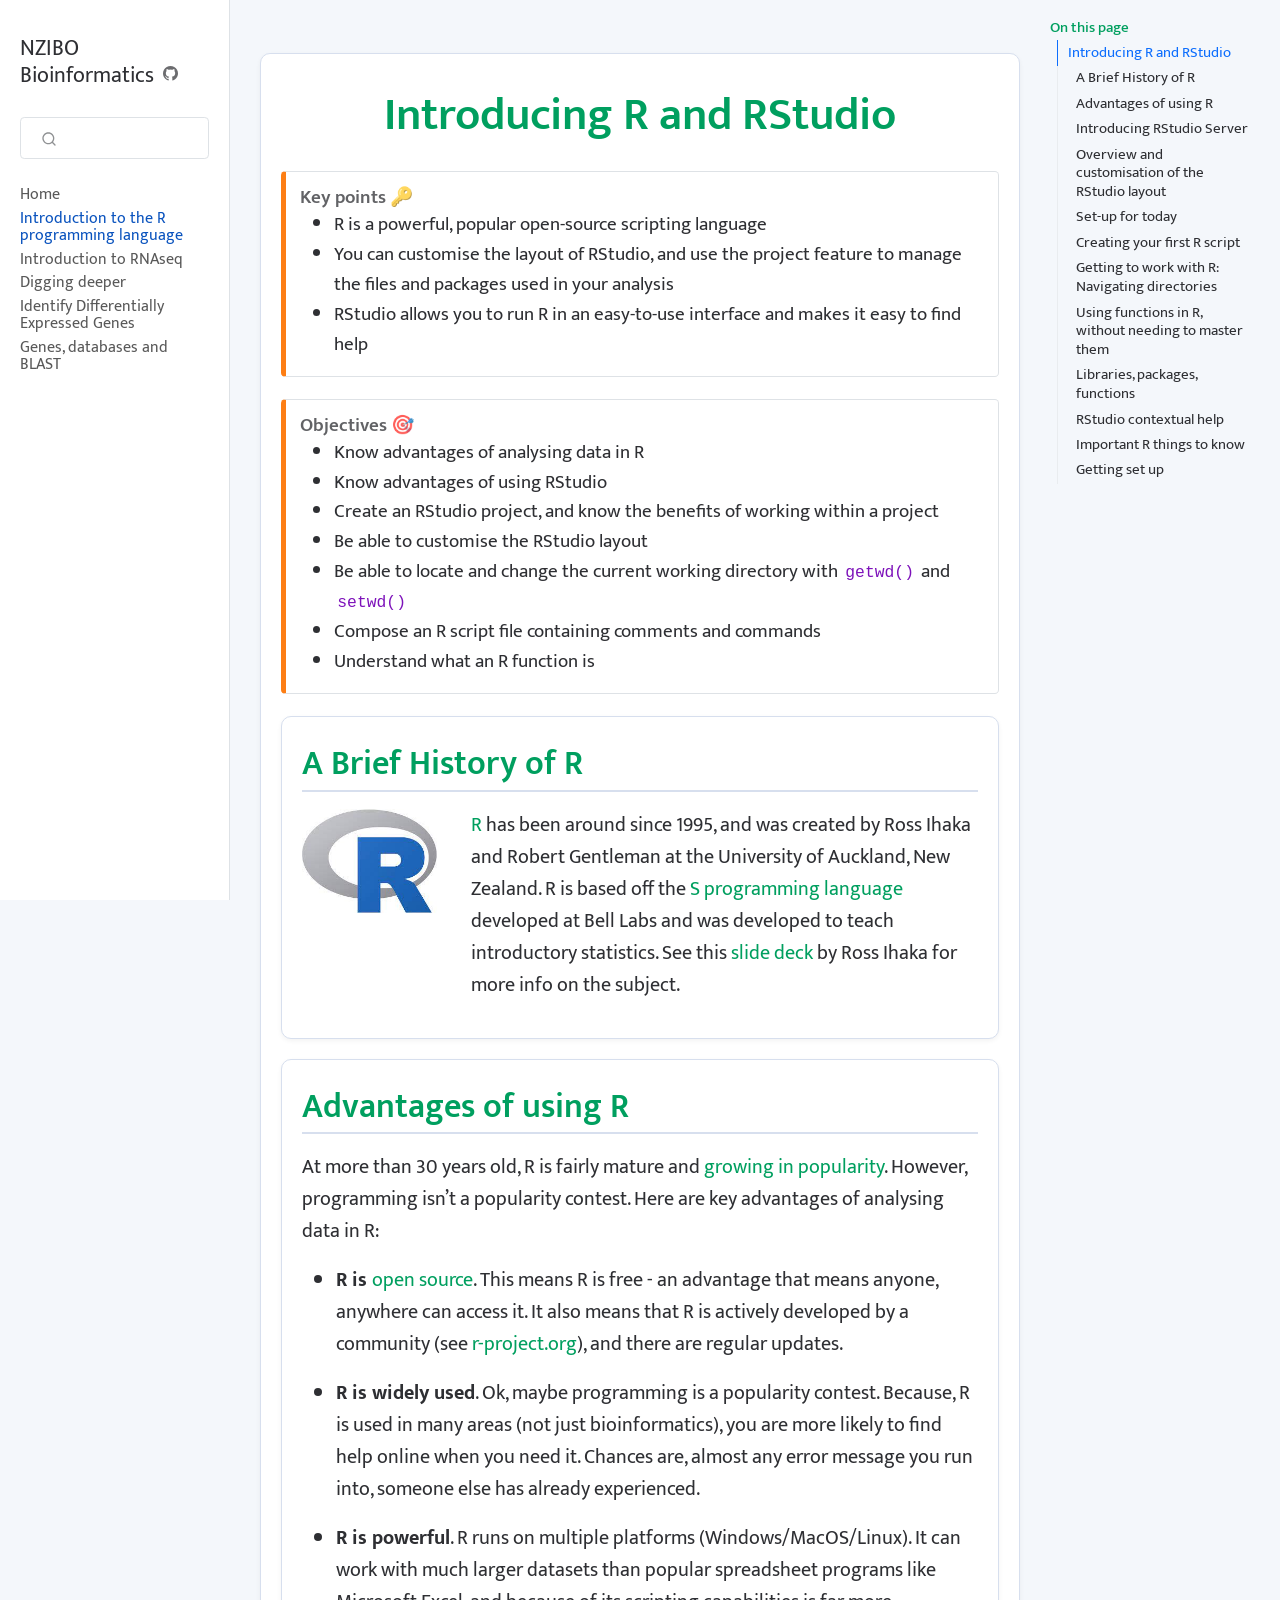
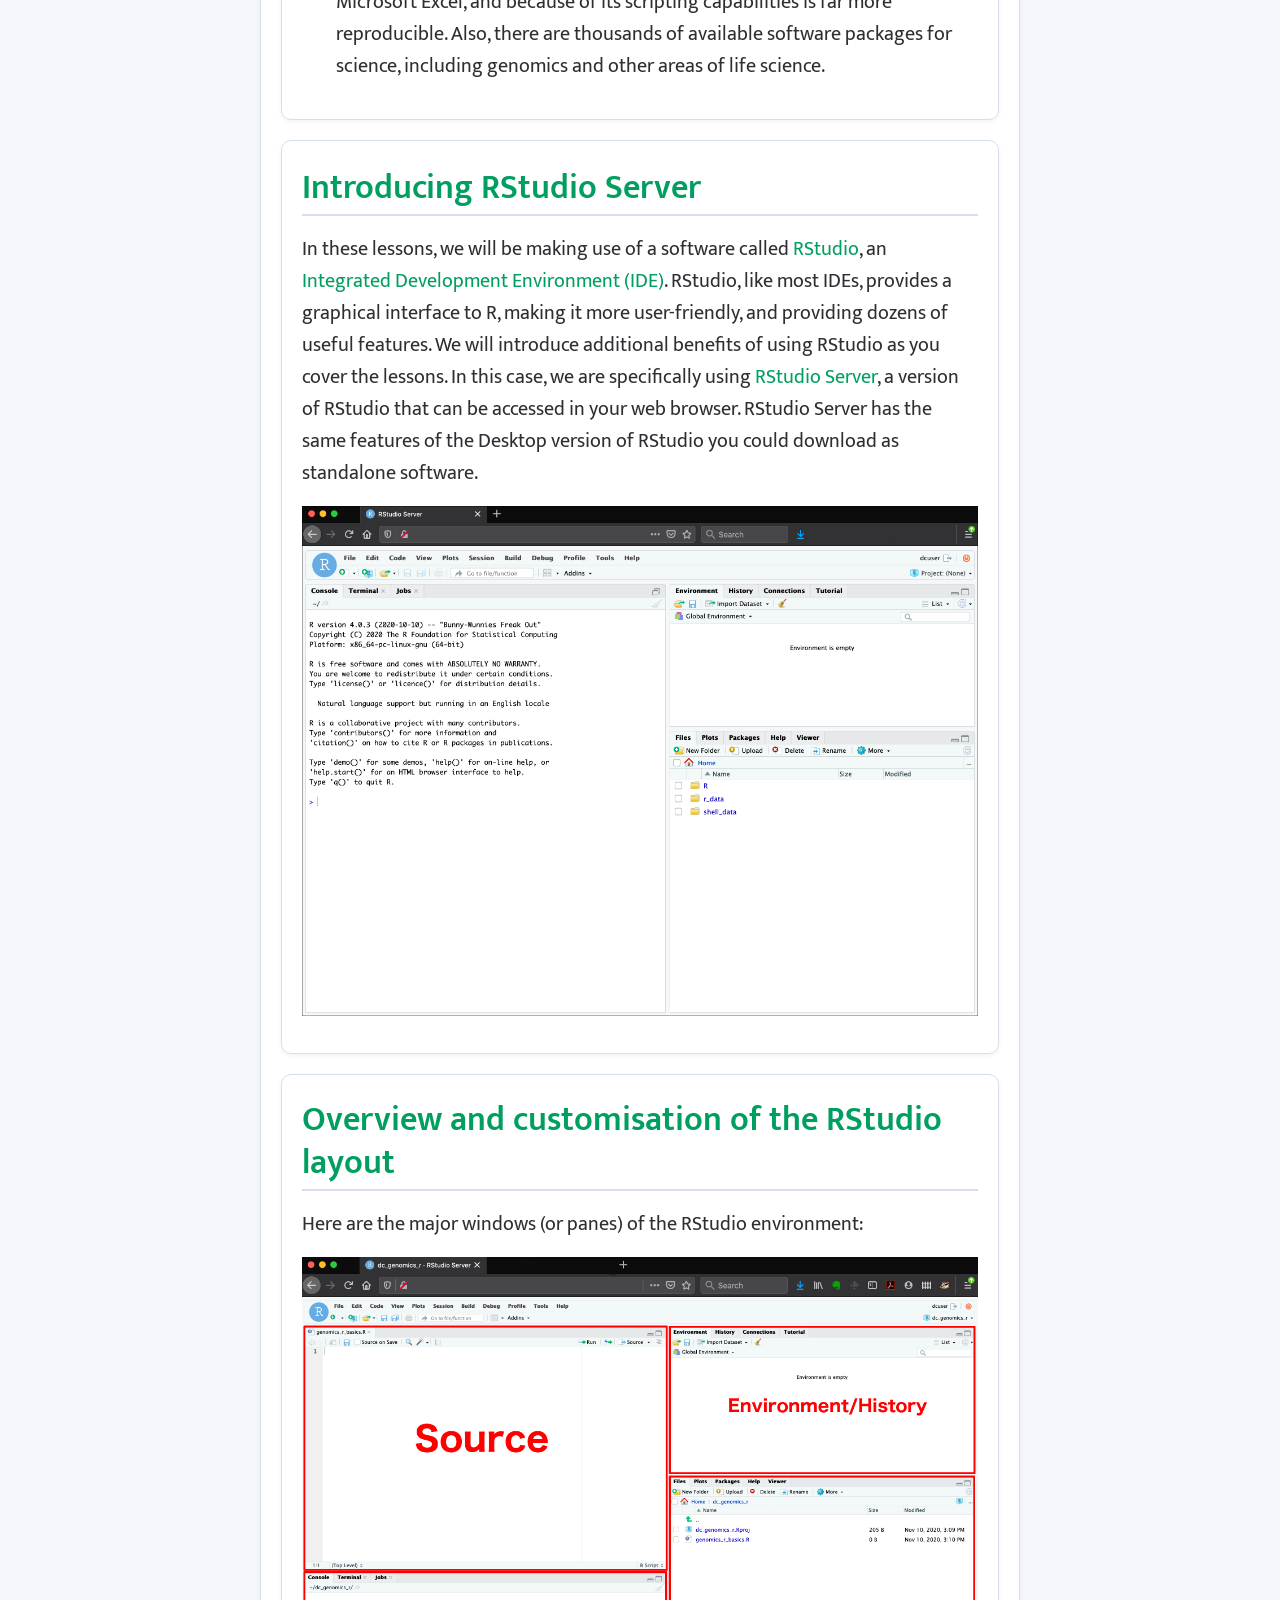
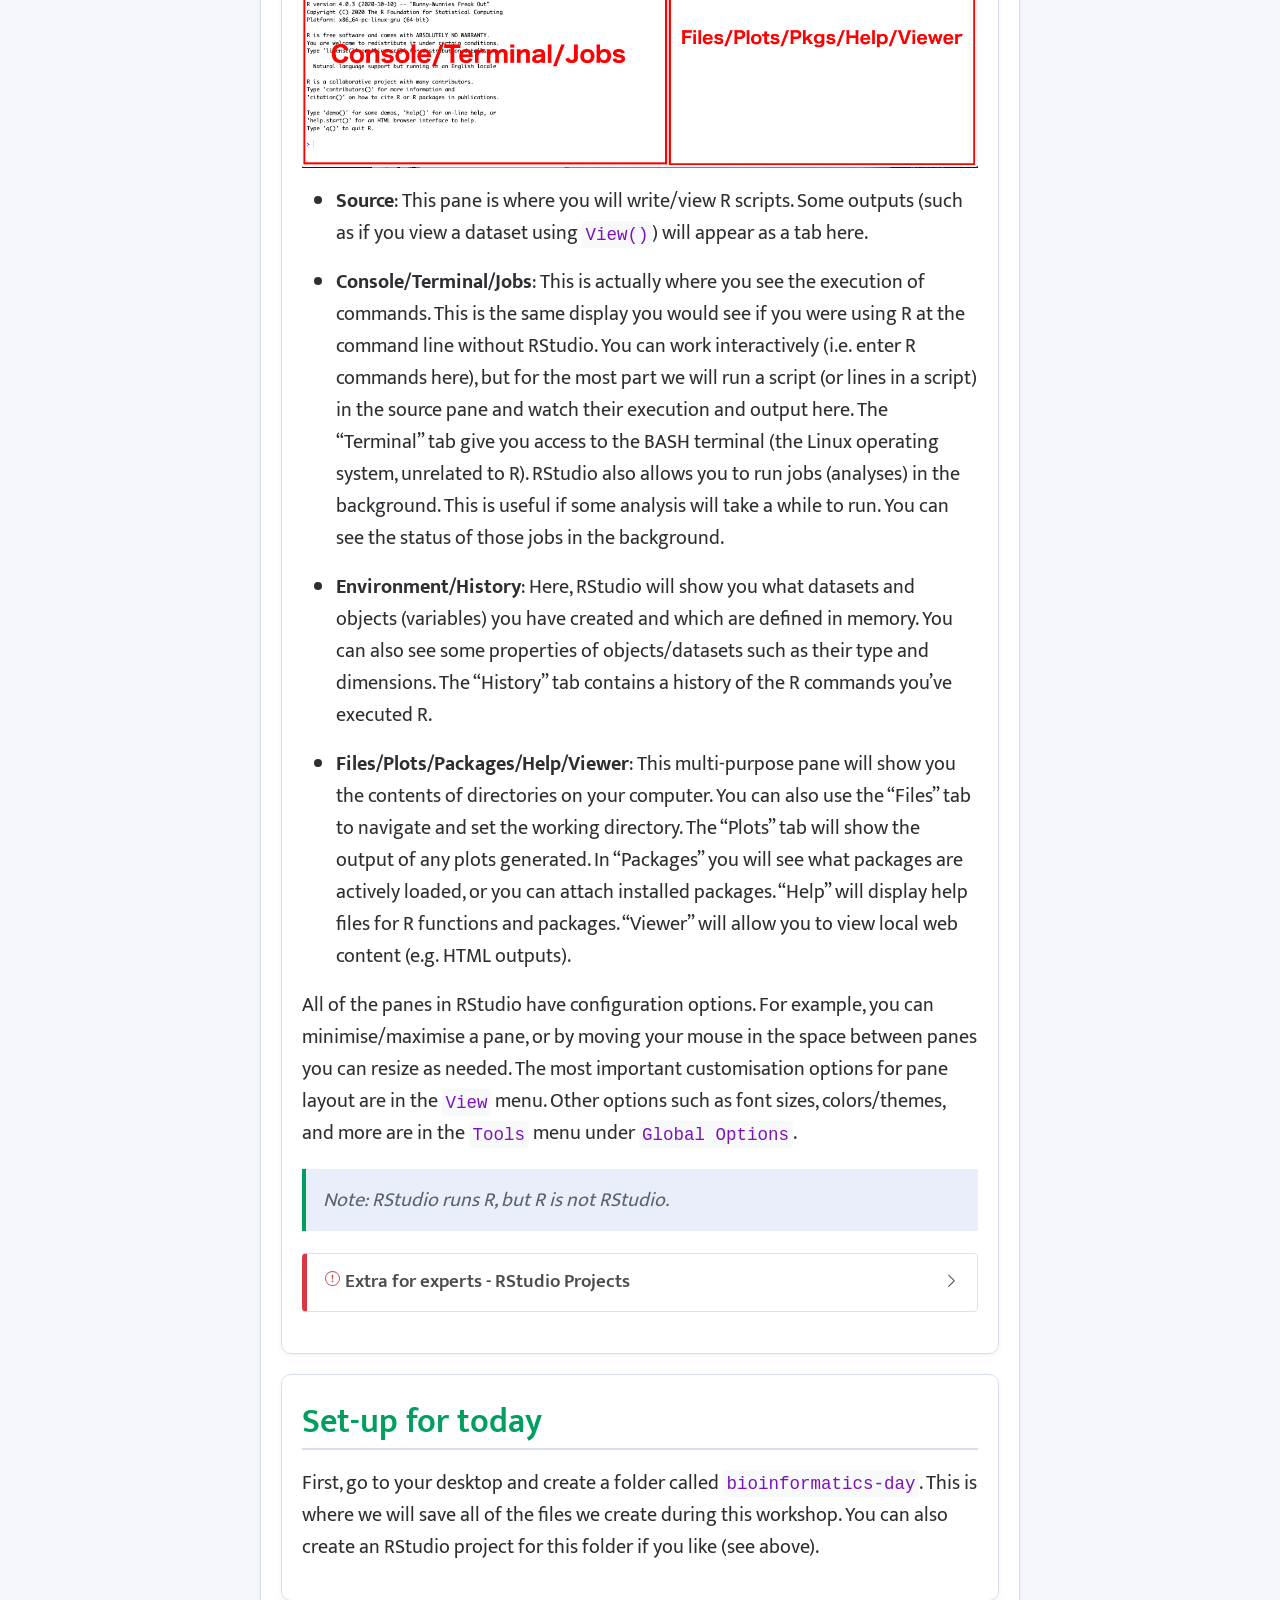
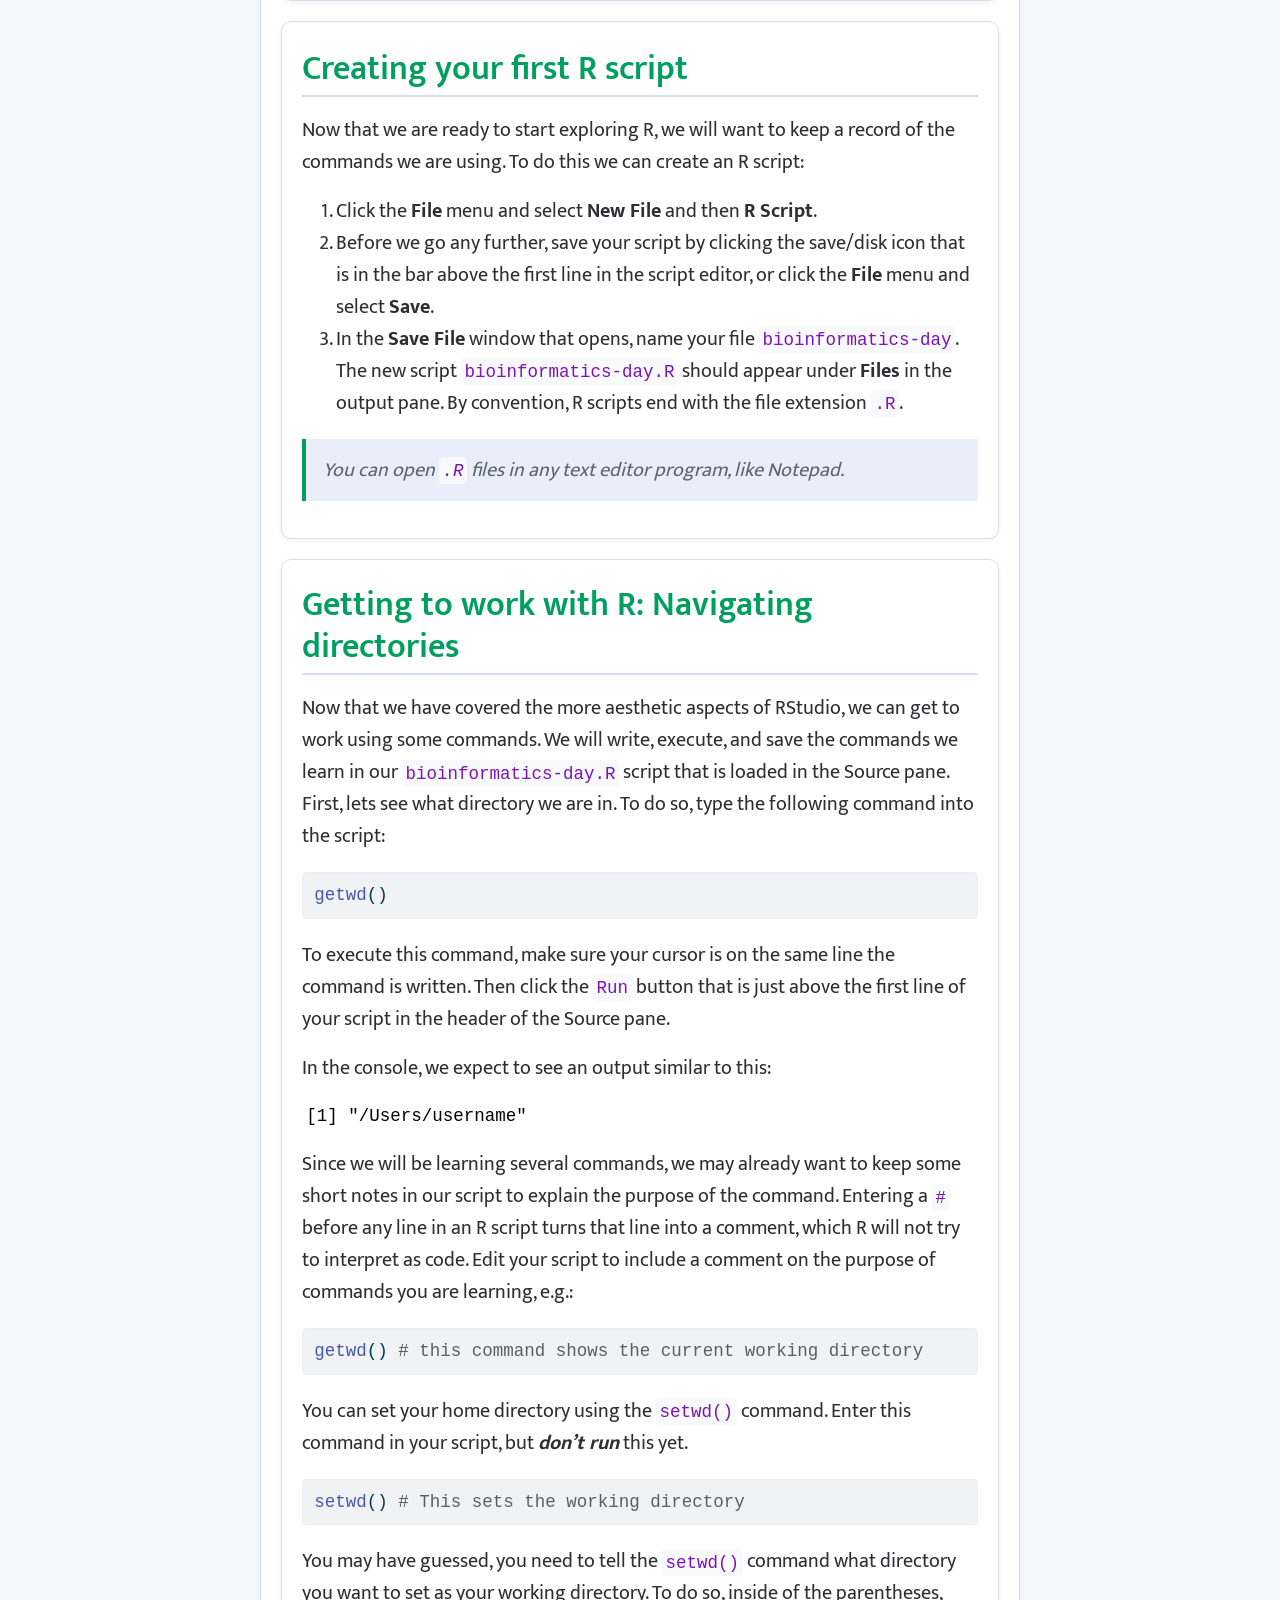
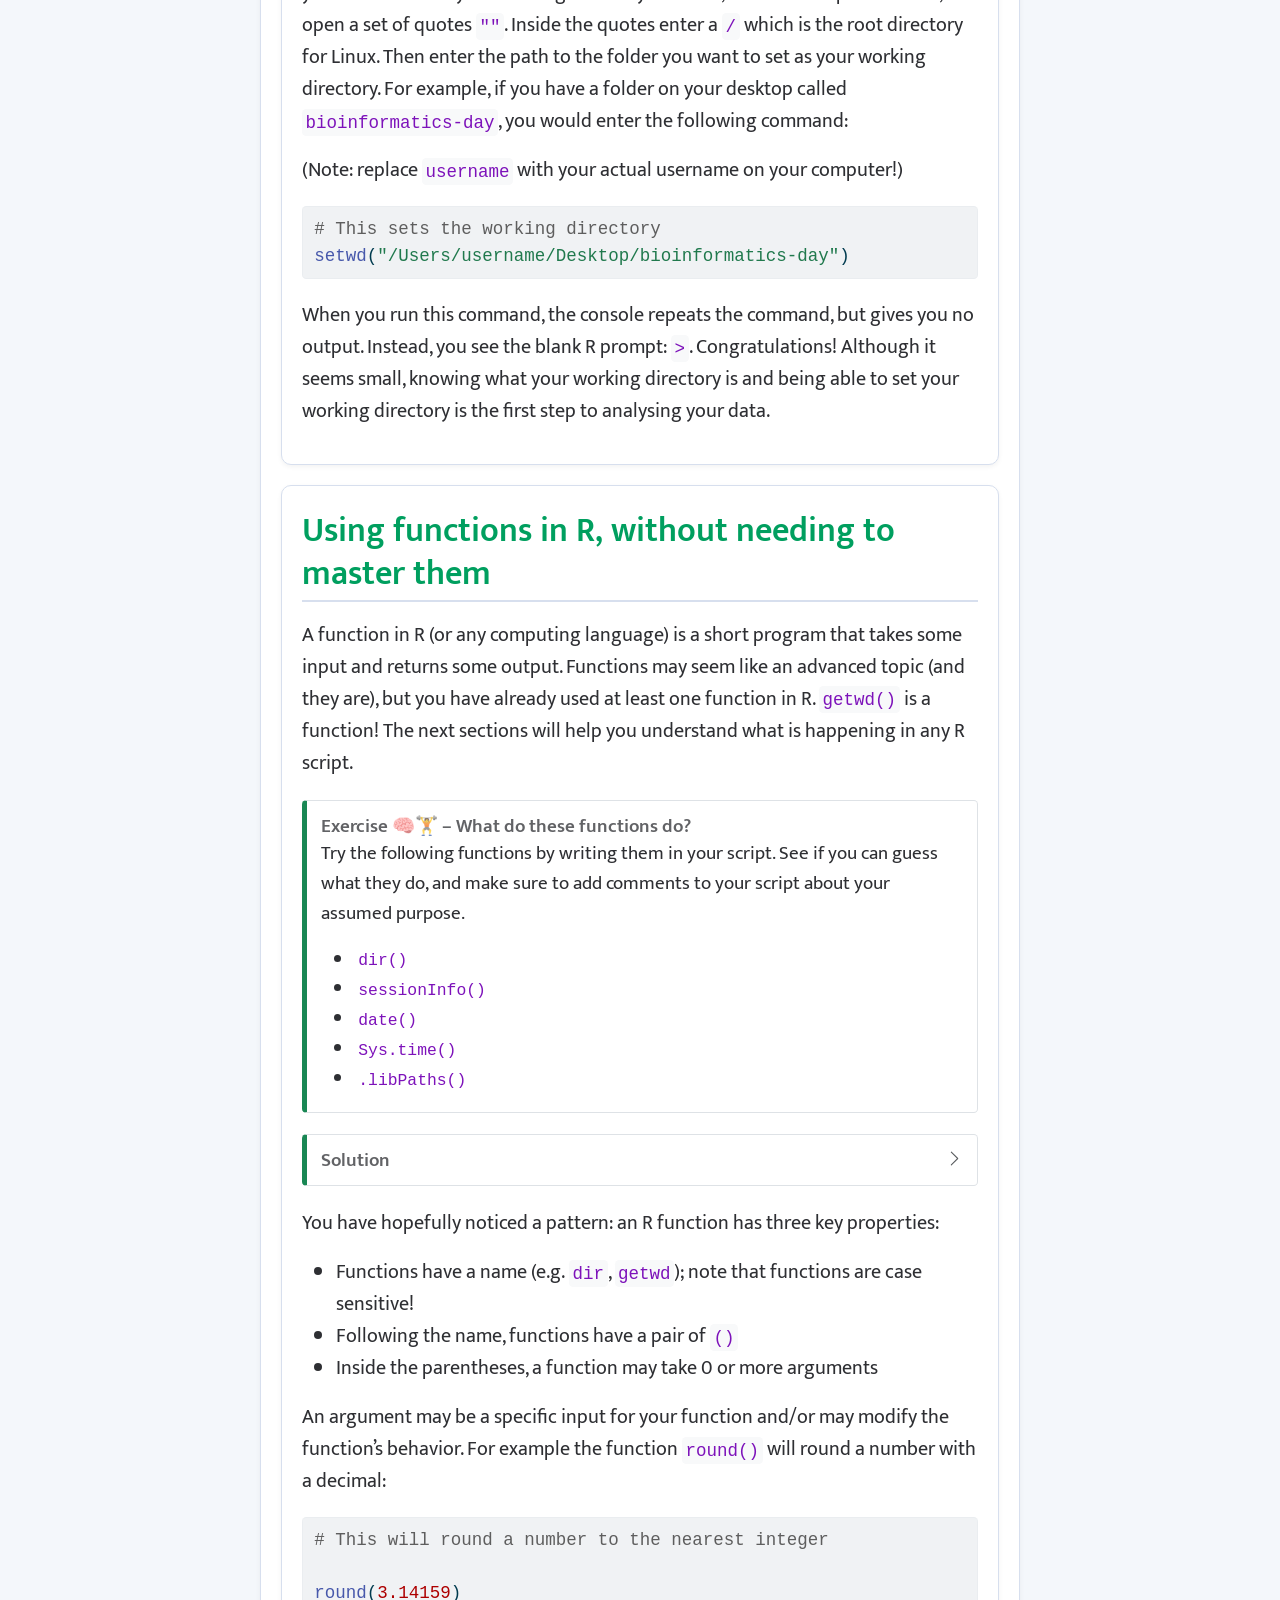
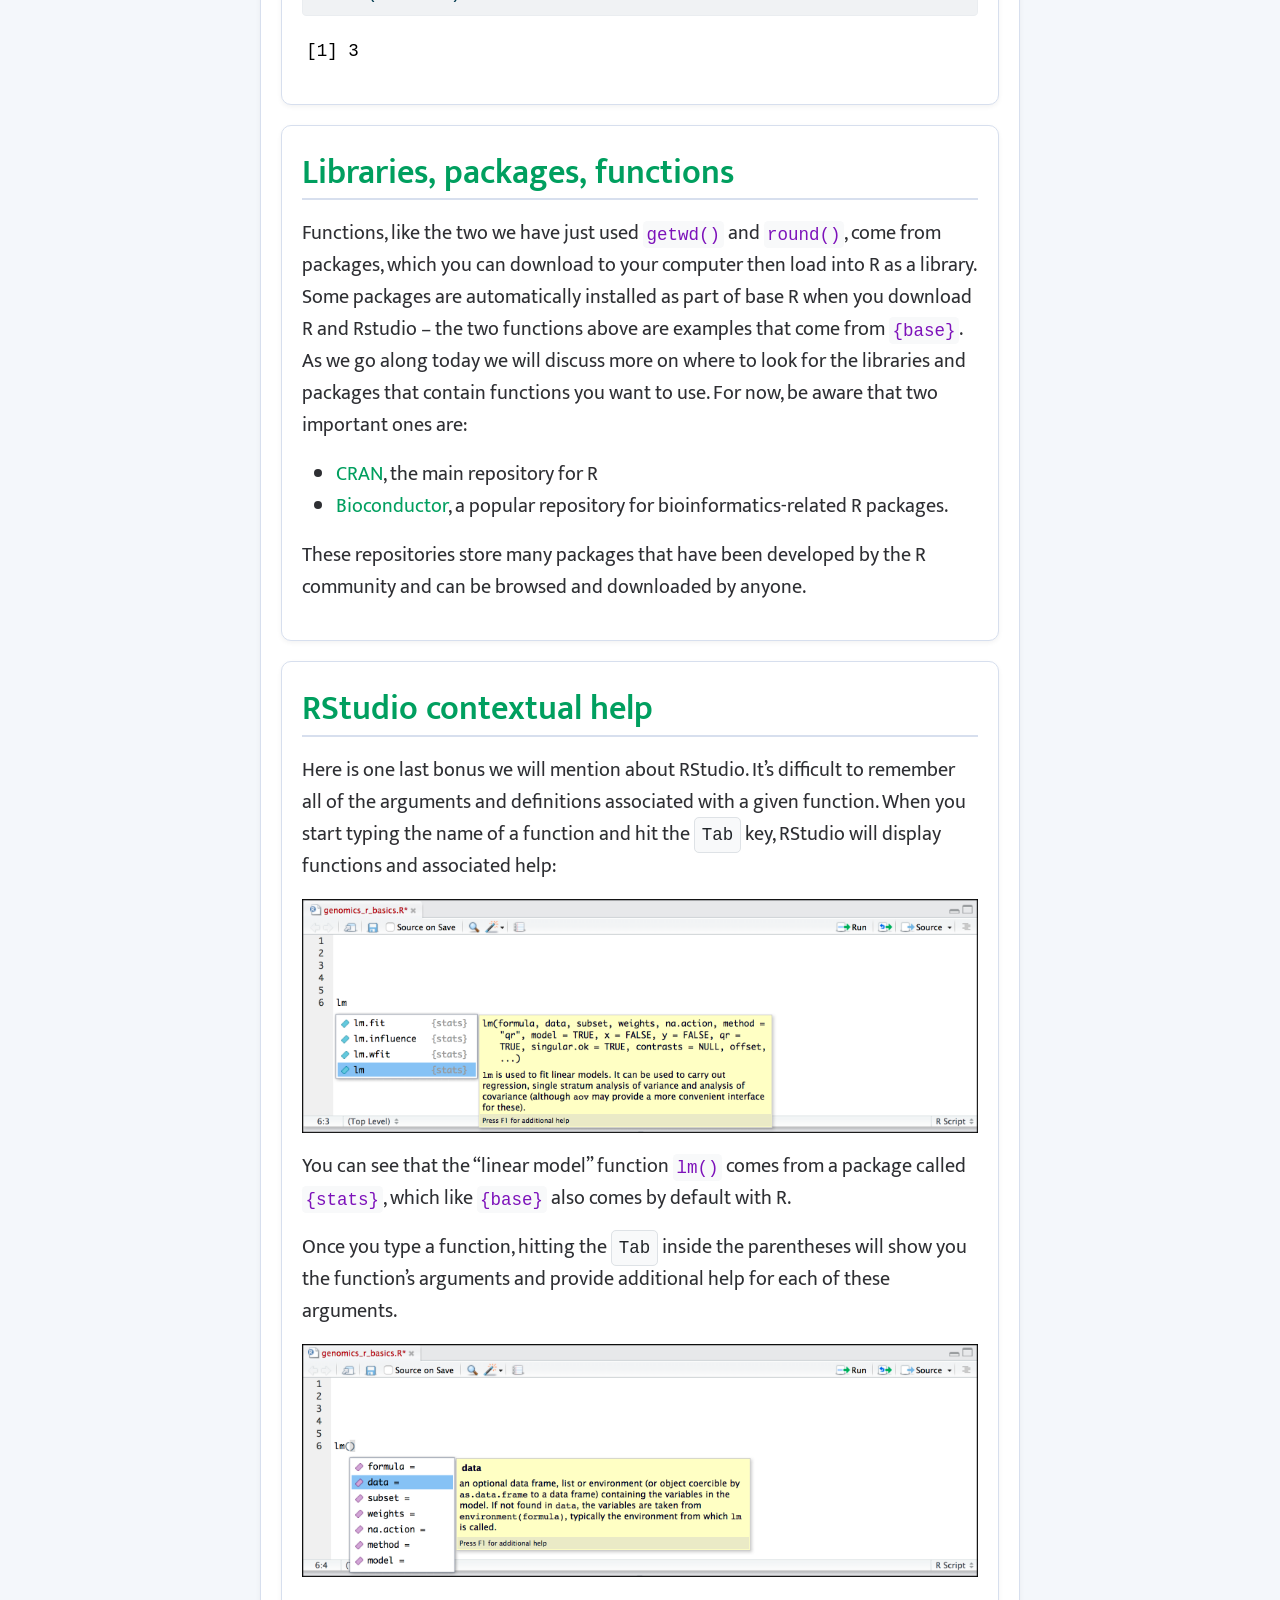
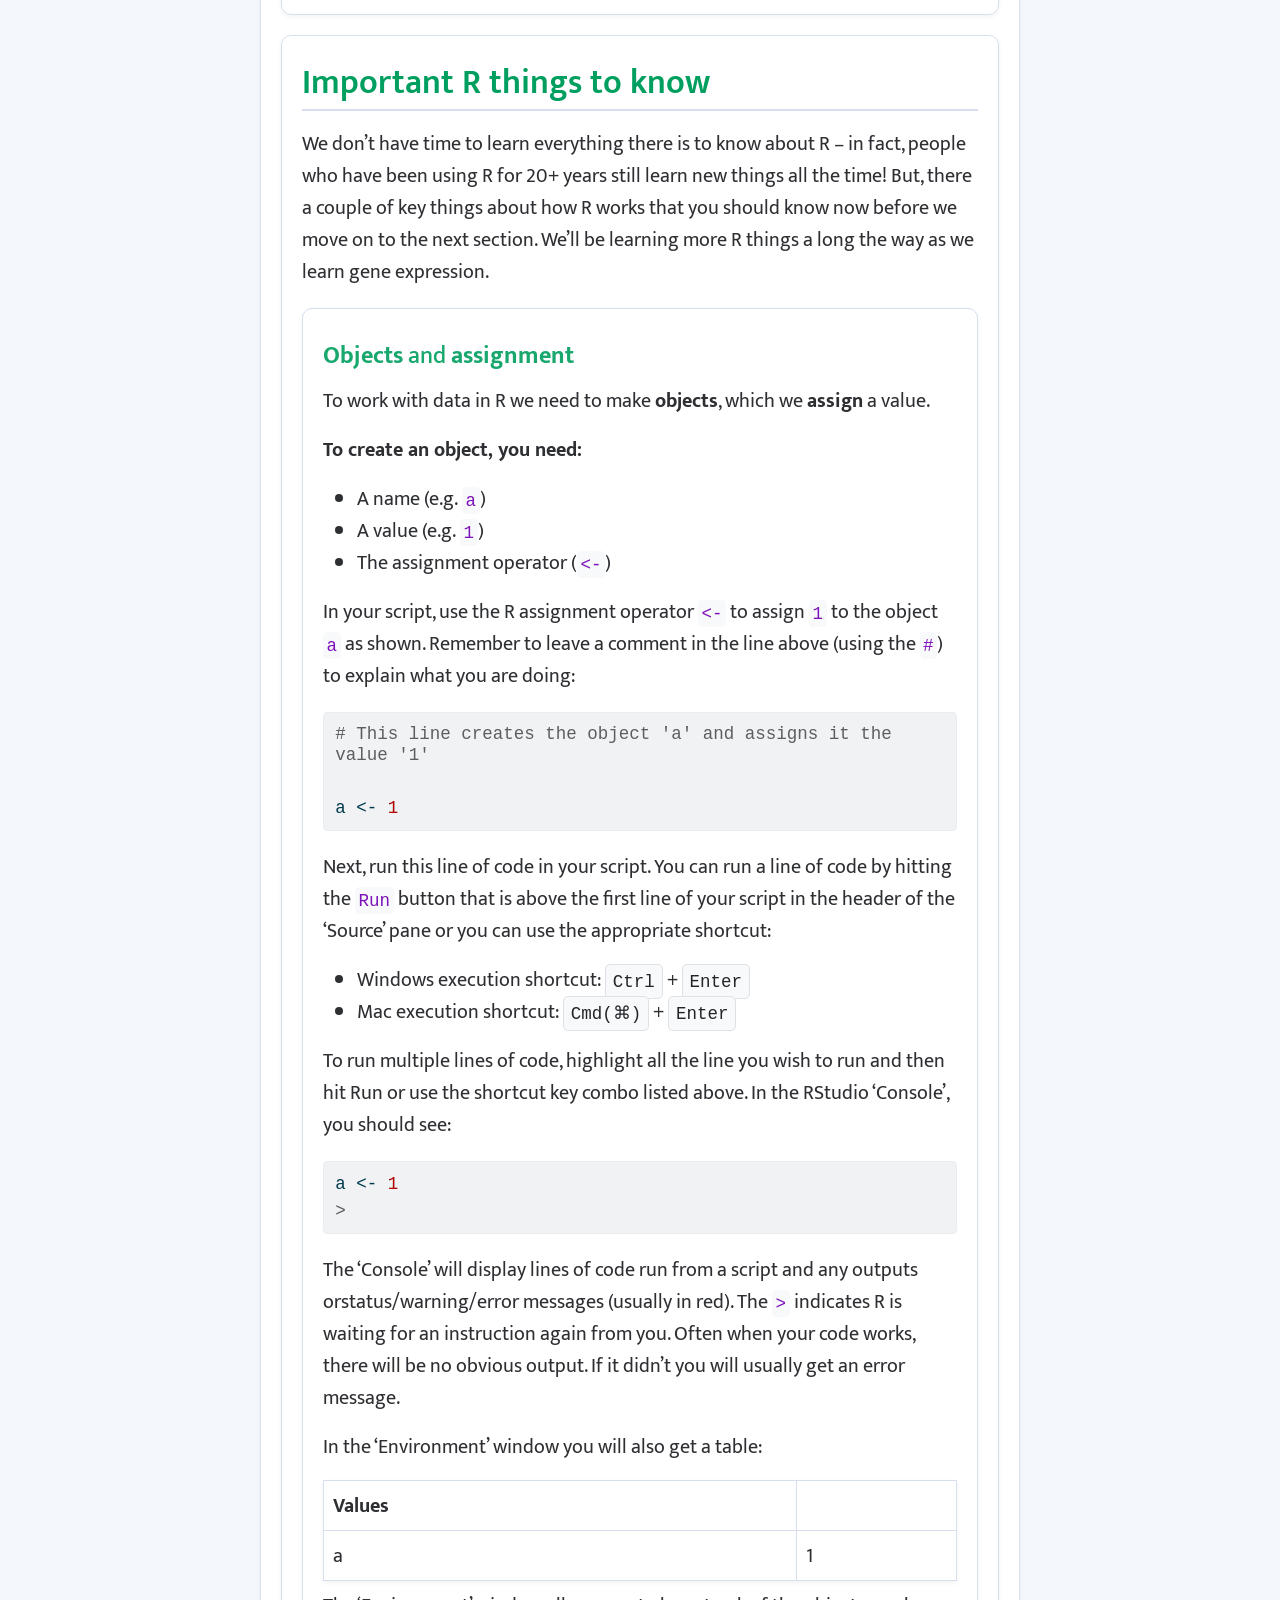
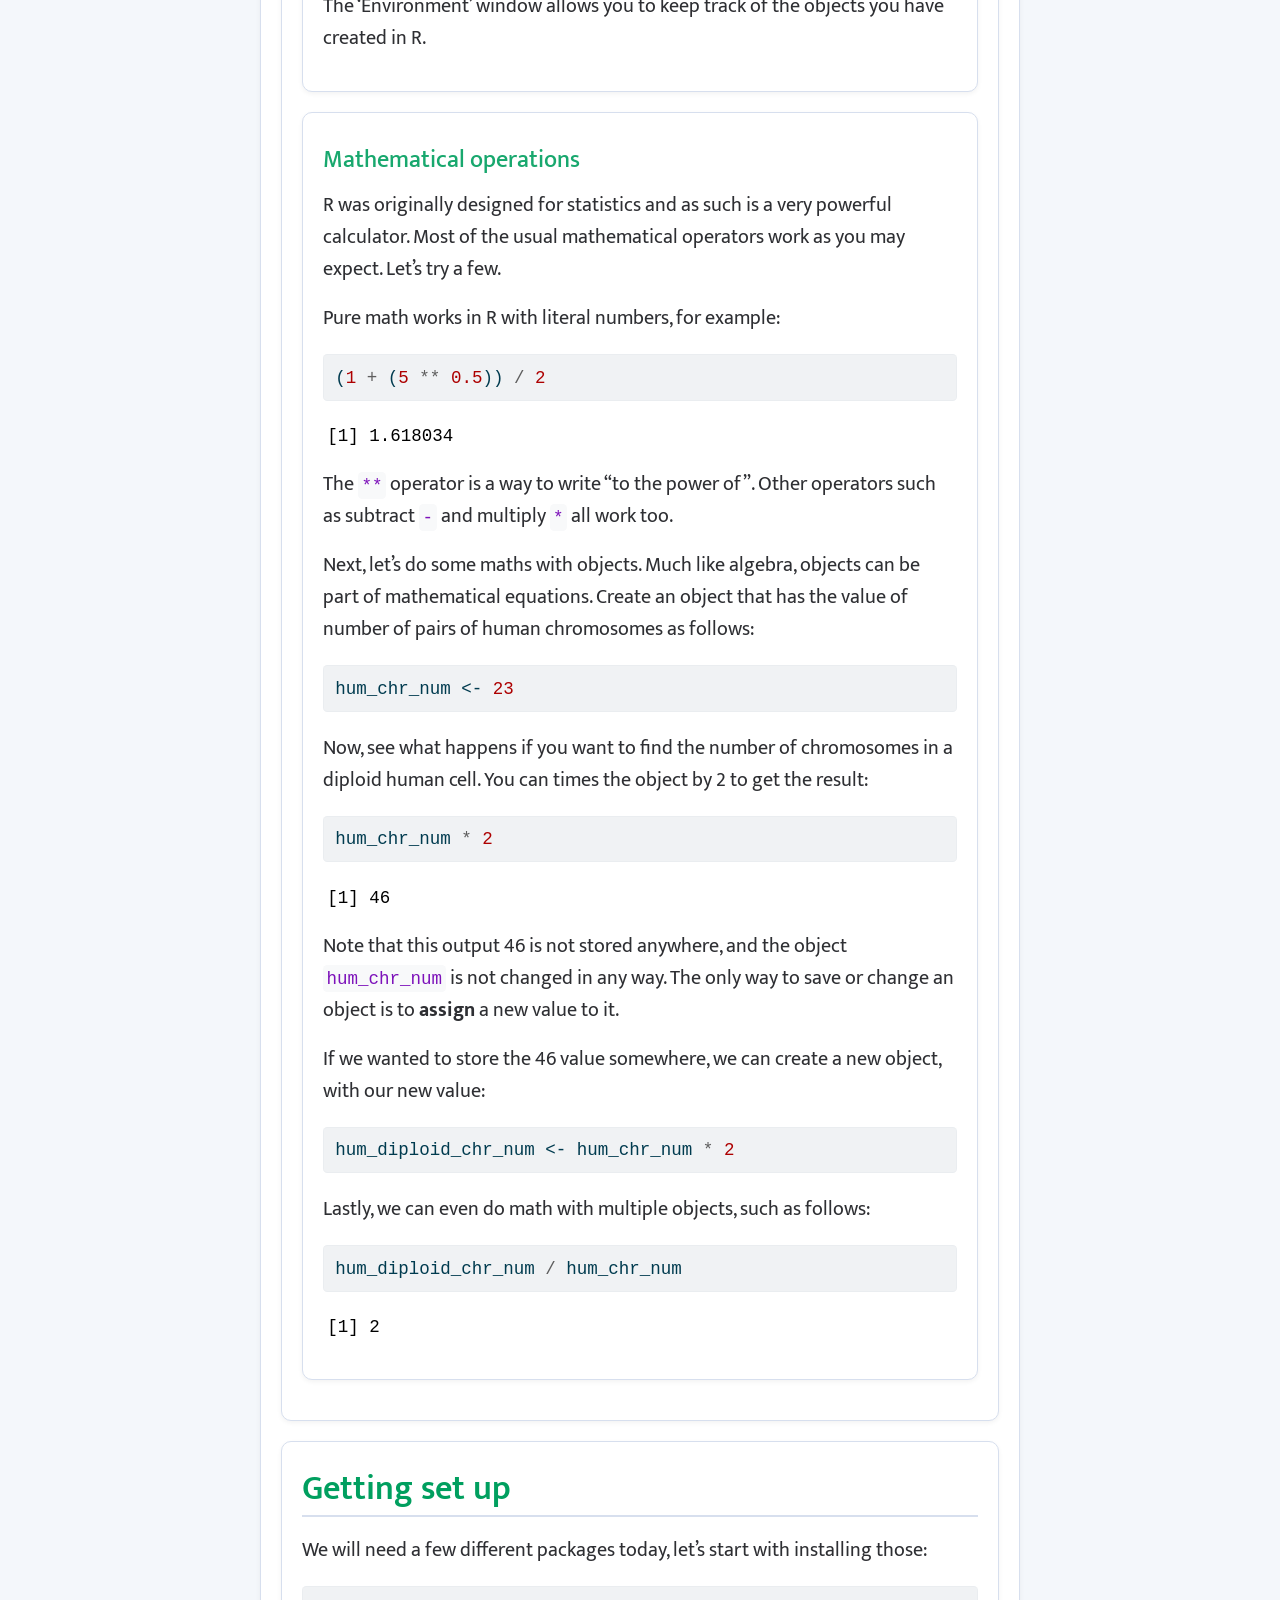
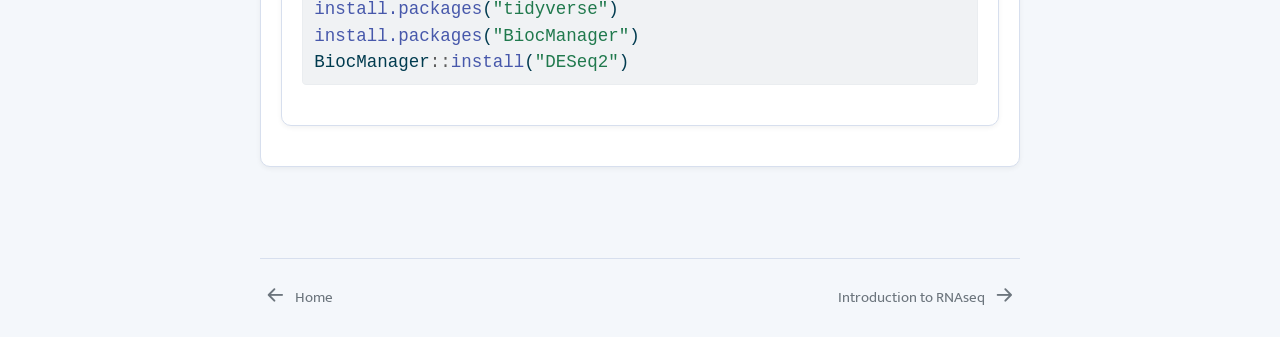
<file: docs/intro-to-R.html>
<!DOCTYPE html>
<html xmlns="http://www.w3.org/1999/xhtml" lang="en" xml:lang="en"><head>

<meta charset="utf-8">
<meta name="generator" content="quarto-1.7.31">

<meta name="viewport" content="width=device-width, initial-scale=1.0, user-scalable=yes">


<title>intro-to-r – NZIBO Bioinformatics</title>
<style>
code{white-space: pre-wrap;}
span.smallcaps{font-variant: small-caps;}
div.columns{display: flex; gap: min(4vw, 1.5em);}
div.column{flex: auto; overflow-x: auto;}
div.hanging-indent{margin-left: 1.5em; text-indent: -1.5em;}
ul.task-list{list-style: none;}
ul.task-list li input[type="checkbox"] {
  width: 0.8em;
  margin: 0 0.8em 0.2em -1em; /* quarto-specific, see https://github.com/quarto-dev/quarto-cli/issues/4556 */ 
  vertical-align: middle;
}
/* CSS for syntax highlighting */
html { -webkit-text-size-adjust: 100%; }
pre > code.sourceCode { white-space: pre; position: relative; }
pre > code.sourceCode > span { display: inline-block; line-height: 1.25; }
pre > code.sourceCode > span:empty { height: 1.2em; }
.sourceCode { overflow: visible; }
code.sourceCode > span { color: inherit; text-decoration: inherit; }
div.sourceCode { margin: 1em 0; }
pre.sourceCode { margin: 0; }
@media screen {
div.sourceCode { overflow: auto; }
}
@media print {
pre > code.sourceCode { white-space: pre-wrap; }
pre > code.sourceCode > span { text-indent: -5em; padding-left: 5em; }
}
pre.numberSource code
  { counter-reset: source-line 0; }
pre.numberSource code > span
  { position: relative; left: -4em; counter-increment: source-line; }
pre.numberSource code > span > a:first-child::before
  { content: counter(source-line);
    position: relative; left: -1em; text-align: right; vertical-align: baseline;
    border: none; display: inline-block;
    -webkit-touch-callout: none; -webkit-user-select: none;
    -khtml-user-select: none; -moz-user-select: none;
    -ms-user-select: none; user-select: none;
    padding: 0 4px; width: 4em;
  }
pre.numberSource { margin-left: 3em;  padding-left: 4px; }
div.sourceCode
  {   }
@media screen {
pre > code.sourceCode > span > a:first-child::before { text-decoration: underline; }
}
</style>


<script src="site_libs/quarto-nav/quarto-nav.js"></script>
<script src="site_libs/quarto-nav/headroom.min.js"></script>
<script src="site_libs/clipboard/clipboard.min.js"></script>
<script src="site_libs/quarto-search/autocomplete.umd.js"></script>
<script src="site_libs/quarto-search/fuse.min.js"></script>
<script src="site_libs/quarto-search/quarto-search.js"></script>
<meta name="quarto:offset" content="./">
<link href="./intro-to-rnaseq.html" rel="next">
<link href="./index.html" rel="prev">
<link href="./theme-images/GA-image-black-favicon.png" rel="icon" type="image/png">
<script src="site_libs/quarto-html/quarto.js" type="module"></script>
<script src="site_libs/quarto-html/tabsets/tabsets.js" type="module"></script>
<script src="site_libs/quarto-html/popper.min.js"></script>
<script src="site_libs/quarto-html/tippy.umd.min.js"></script>
<script src="site_libs/quarto-html/anchor.min.js"></script>
<link href="site_libs/quarto-html/tippy.css" rel="stylesheet">
<link href="site_libs/quarto-html/quarto-syntax-highlighting-e1a5c8363afafaef2c763b6775fbf3ca.css" rel="stylesheet" id="quarto-text-highlighting-styles">
<script src="site_libs/bootstrap/bootstrap.min.js"></script>
<link href="site_libs/bootstrap/bootstrap-icons.css" rel="stylesheet">
<link href="site_libs/bootstrap/bootstrap-709f788519238433456b39eacb8aeed0.min.css" rel="stylesheet" append-hash="true" id="quarto-bootstrap" data-mode="light">
<script id="quarto-search-options" type="application/json">{
  "location": "sidebar",
  "copy-button": false,
  "collapse-after": 3,
  "panel-placement": "start",
  "type": "textbox",
  "limit": 50,
  "keyboard-shortcut": [
    "f",
    "/",
    "s"
  ],
  "show-item-context": false,
  "language": {
    "search-no-results-text": "No results",
    "search-matching-documents-text": "matching documents",
    "search-copy-link-title": "Copy link to search",
    "search-hide-matches-text": "Hide additional matches",
    "search-more-match-text": "more match in this document",
    "search-more-matches-text": "more matches in this document",
    "search-clear-button-title": "Clear",
    "search-text-placeholder": "",
    "search-detached-cancel-button-title": "Cancel",
    "search-submit-button-title": "Submit",
    "search-label": "Search"
  }
}</script>


<link rel="stylesheet" href="styles.css">
<meta property="og:title" content="– NZIBO Bioinformatics">
<meta property="og:image" content="theme-images/Rlogo-colour.jpeg">
<meta property="og:site_name" content="NZIBO Bioinformatics">
</head>

<body class="nav-sidebar docked quarto-light">

<div id="quarto-search-results"></div>
  <header id="quarto-header" class="headroom fixed-top">
  <nav class="quarto-secondary-nav">
    <div class="container-fluid d-flex">
      <button type="button" class="quarto-btn-toggle btn" data-bs-toggle="collapse" role="button" data-bs-target=".quarto-sidebar-collapse-item" aria-controls="quarto-sidebar" aria-expanded="false" aria-label="Toggle sidebar navigation" onclick="if (window.quartoToggleHeadroom) { window.quartoToggleHeadroom(); }">
        <i class="bi bi-layout-text-sidebar-reverse"></i>
      </button>
        <nav class="quarto-page-breadcrumbs" aria-label="breadcrumb"><ol class="breadcrumb"><li class="breadcrumb-item"><a href="./intro-to-R.html">Introduction to the R programming language</a></li></ol></nav>
        <a class="flex-grow-1" role="navigation" data-bs-toggle="collapse" data-bs-target=".quarto-sidebar-collapse-item" aria-controls="quarto-sidebar" aria-expanded="false" aria-label="Toggle sidebar navigation" onclick="if (window.quartoToggleHeadroom) { window.quartoToggleHeadroom(); }">      
        </a>
      <button type="button" class="btn quarto-search-button" aria-label="Search" onclick="window.quartoOpenSearch();">
        <i class="bi bi-search"></i>
      </button>
    </div>
  </nav>
</header>
<!-- content -->
<div id="quarto-content" class="quarto-container page-columns page-rows-contents page-layout-full">
<!-- sidebar -->
  <nav id="quarto-sidebar" class="sidebar collapse collapse-horizontal quarto-sidebar-collapse-item sidebar-navigation docked overflow-auto">
    <div class="pt-lg-2 mt-2 text-left sidebar-header">
    <div class="sidebar-title mb-0 py-0">
      <a href="./">NZIBO Bioinformatics</a> 
        <div class="sidebar-tools-main">
    <a href="https://github.com/GenomicsAotearoa/NZIBO-bioinformatics-workshop-2026" title="Github" class="quarto-navigation-tool px-1" aria-label="Github"><i class="bi bi-github"></i></a>
</div>
    </div>
      </div>
        <div class="mt-2 flex-shrink-0 align-items-center">
        <div class="sidebar-search">
        <div id="quarto-search" class="" title="Search"></div>
        </div>
        </div>
    <div class="sidebar-menu-container"> 
    <ul class="list-unstyled mt-1">
        <li class="sidebar-item">
  <div class="sidebar-item-container"> 
  <a href="./index.html" class="sidebar-item-text sidebar-link">
 <span class="menu-text">Home</span></a>
  </div>
</li>
        <li class="sidebar-item">
  <div class="sidebar-item-container"> 
  <a href="./intro-to-R.html" class="sidebar-item-text sidebar-link active">
 <span class="menu-text">Introduction to the R programming language</span></a>
  </div>
</li>
        <li class="sidebar-item">
  <div class="sidebar-item-container"> 
  <a href="./intro-to-rnaseq.html" class="sidebar-item-text sidebar-link">
 <span class="menu-text">Introduction to RNAseq</span></a>
  </div>
</li>
        <li class="sidebar-item">
  <div class="sidebar-item-container"> 
  <a href="./digging-deeper.html" class="sidebar-item-text sidebar-link">
 <span class="menu-text">Digging deeper</span></a>
  </div>
</li>
        <li class="sidebar-item">
  <div class="sidebar-item-container"> 
  <a href="./degs.html" class="sidebar-item-text sidebar-link">
 <span class="menu-text">Identify Differentially Expressed Genes</span></a>
  </div>
</li>
        <li class="sidebar-item">
  <div class="sidebar-item-container"> 
  <a href="./blast-off.html" class="sidebar-item-text sidebar-link">
 <span class="menu-text">Genes, databases and BLAST</span></a>
  </div>
</li>
    </ul>
    </div>
</nav>
<div id="quarto-sidebar-glass" class="quarto-sidebar-collapse-item" data-bs-toggle="collapse" data-bs-target=".quarto-sidebar-collapse-item"></div>
<!-- margin-sidebar -->
    <div id="quarto-margin-sidebar" class="sidebar margin-sidebar">
        <nav id="TOC" role="doc-toc" class="toc-active">
    <h2 id="toc-title">On this page</h2>
   
  <ul>
  <li><a href="#introducing-r-and-rstudio" id="toc-introducing-r-and-rstudio" class="nav-link active" data-scroll-target="#introducing-r-and-rstudio">Introducing R and RStudio</a>
  <ul>
  <li><a href="#a-brief-history-of-r" id="toc-a-brief-history-of-r" class="nav-link" data-scroll-target="#a-brief-history-of-r">A Brief History of R</a></li>
  <li><a href="#advantages-of-using-r" id="toc-advantages-of-using-r" class="nav-link" data-scroll-target="#advantages-of-using-r">Advantages of using R</a></li>
  <li><a href="#introducing-rstudio-server" id="toc-introducing-rstudio-server" class="nav-link" data-scroll-target="#introducing-rstudio-server">Introducing RStudio Server</a></li>
  <li><a href="#overview-and-customisation-of-the-rstudio-layout" id="toc-overview-and-customisation-of-the-rstudio-layout" class="nav-link" data-scroll-target="#overview-and-customisation-of-the-rstudio-layout">Overview and customisation of the RStudio layout</a></li>
  <li><a href="#set-up-for-today" id="toc-set-up-for-today" class="nav-link" data-scroll-target="#set-up-for-today">Set-up for today</a></li>
  <li><a href="#creating-your-first-r-script" id="toc-creating-your-first-r-script" class="nav-link" data-scroll-target="#creating-your-first-r-script">Creating your first R script</a></li>
  <li><a href="#getting-to-work-with-r-navigating-directories" id="toc-getting-to-work-with-r-navigating-directories" class="nav-link" data-scroll-target="#getting-to-work-with-r-navigating-directories">Getting to work with R: Navigating directories</a></li>
  <li><a href="#using-functions-in-r-without-needing-to-master-them" id="toc-using-functions-in-r-without-needing-to-master-them" class="nav-link" data-scroll-target="#using-functions-in-r-without-needing-to-master-them">Using functions in R, without needing to master them</a></li>
  <li><a href="#libraries-packages-functions" id="toc-libraries-packages-functions" class="nav-link" data-scroll-target="#libraries-packages-functions">Libraries, packages, functions</a></li>
  <li><a href="#rstudio-contextual-help" id="toc-rstudio-contextual-help" class="nav-link" data-scroll-target="#rstudio-contextual-help">RStudio contextual help</a></li>
  <li><a href="#important-r-things-to-know" id="toc-important-r-things-to-know" class="nav-link" data-scroll-target="#important-r-things-to-know">Important R things to know</a>
  <ul class="collapse">
  <li><a href="#objects-and-assignment" id="toc-objects-and-assignment" class="nav-link" data-scroll-target="#objects-and-assignment"><strong>Objects</strong> and <strong>assignment</strong></a></li>
  <li><a href="#mathematical-operations" id="toc-mathematical-operations" class="nav-link" data-scroll-target="#mathematical-operations">Mathematical operations</a></li>
  </ul></li>
  <li><a href="#getting-set-up" id="toc-getting-set-up" class="nav-link" data-scroll-target="#getting-set-up">Getting set up</a></li>
  </ul></li>
  </ul>
</nav>
    </div>
<!-- main -->
<main class="content column-body" id="quarto-document-content"><header id="title-block-header" class="quarto-title-block"></header>




<section id="introducing-r-and-rstudio" class="level1">
<h1>Introducing R and RStudio</h1>
<div class="callout callout-style-simple callout-caution no-icon callout-titled">
<div class="callout-header d-flex align-content-center">
<div class="callout-icon-container">
<i class="callout-icon no-icon"></i>
</div>
<div class="callout-title-container flex-fill">
Key points 🔑
</div>
</div>
<div class="callout-body-container callout-body">
<ul>
<li>R is a powerful, popular open-source scripting language<br>
</li>
<li>You can customise the layout of RStudio, and use the project feature to manage the files and packages used in your analysis<br>
</li>
<li>RStudio allows you to run R in an easy-to-use interface and makes it easy to find help<br>
</li>
</ul>
</div>
</div>
<div class="callout callout-style-simple callout-caution no-icon callout-titled">
<div class="callout-header d-flex align-content-center">
<div class="callout-icon-container">
<i class="callout-icon no-icon"></i>
</div>
<div class="callout-title-container flex-fill">
Objectives 🎯
</div>
</div>
<div class="callout-body-container callout-body">
<ul>
<li>Know advantages of analysing data in R<br>
</li>
<li>Know advantages of using RStudio<br>
</li>
<li>Create an RStudio project, and know the benefits of working within a project<br>
</li>
<li>Be able to customise the RStudio layout<br>
</li>
<li>Be able to locate and change the current working directory with <code>getwd()</code> and <code>setwd()</code><br>
</li>
<li>Compose an R script file containing comments and commands<br>
</li>
<li>Understand what an R function is</li>
</ul>
</div>
</div>
<section id="a-brief-history-of-r" class="level2">
<h2 class="anchored" data-anchor-id="a-brief-history-of-r">A Brief History of R</h2>
<div class="columns">
<div class="column" style="width:20%;">
<p><img src="theme-images/Rlogo-colour.jpeg" class="img-fluid"></p>
</div><div class="column" style="width:5%;">

</div><div class="column" style="width:75%;">
<p><a href="https://en.wikipedia.org/wiki/R_(programming_language)">R</a> has been around since 1995, and was created by Ross Ihaka and Robert Gentleman at the University of Auckland, New Zealand. R is based off the <a href="https://en.wikipedia.org/wiki/S_(programming_language)">S programming language</a> developed at Bell Labs and was developed to teach introductory statistics. See this <a href="https://www.stat.auckland.ac.nz/~ihaka/downloads/Massey.pdf">slide deck</a> by Ross Ihaka for more info on the subject.</p>
</div>
</div>
</section>
<section id="advantages-of-using-r" class="level2">
<h2 class="anchored" data-anchor-id="advantages-of-using-r">Advantages of using R</h2>
<p>At more than 30 years old, R is fairly mature and <a href="https://www.tiobe.com/tiobe-index/r/">growing in popularity</a>. However, programming isn’t a popularity contest. Here are key advantages of analysing data in R:</p>
<ul>
<li><p><strong>R is <a href="https://en.wikipedia.org/wiki/Open-source_software">open source</a></strong>. This means R is free - an advantage that means anyone, anywhere can access it. It also means that R is actively developed by a community (see <a href="https://www.r-project.org/">r-project.org</a>), and there are regular updates.</p></li>
<li><p><strong>R is widely used</strong>. Ok, maybe programming is a popularity contest. Because, R is used in many areas (not just bioinformatics), you are more likely to find help online when you need it. Chances are, almost any error message you run into, someone else has already experienced.</p></li>
<li><p><strong>R is powerful</strong>. R runs on multiple platforms (Windows/MacOS/Linux). It can work with much larger datasets than popular spreadsheet programs like Microsoft Excel, and because of its scripting capabilities is far more reproducible. Also, there are thousands of available software packages for science, including genomics and other areas of life science.</p></li>
</ul>
</section>
<section id="introducing-rstudio-server" class="level2">
<h2 class="anchored" data-anchor-id="introducing-rstudio-server">Introducing RStudio Server</h2>
<p>In these lessons, we will be making use of a software called <a href="https://www.rstudio.com/products/RStudio/">RStudio</a>, an <a href="https://en.wikipedia.org/wiki/Integrated_development_environment">Integrated Development Environment (IDE)</a>. RStudio, like most IDEs, provides a graphical interface to R, making it more user-friendly, and providing dozens of useful features. We will introduce additional benefits of using RStudio as you cover the lessons. In this case, we are specifically using <a href="https://www.rstudio.com/products/RStudio/#Server">RStudio Server</a>, a version of RStudio that can be accessed in your web browser. RStudio Server has the same features of the Desktop version of RStudio you could download as standalone software.</p>
<p><img src="figures/rstudio_session_default.png" class="img-fluid" width="700"></p>
</section>
<section id="overview-and-customisation-of-the-rstudio-layout" class="level2">
<h2 class="anchored" data-anchor-id="overview-and-customisation-of-the-rstudio-layout">Overview and customisation of the RStudio layout</h2>
<p>Here are the major windows (or panes) of the RStudio environment:</p>
<p><img src="figures/rstudio_session_4pane_layout.png" class="img-fluid"></p>
<ul>
<li><p><strong>Source</strong>: This pane is where you will write/view R scripts. Some outputs (such as if you view a dataset using <code>View()</code>) will appear as a tab here.</p></li>
<li><p><strong>Console/Terminal/Jobs</strong>: This is actually where you see the execution of commands. This is the same display you would see if you were using R at the command line without RStudio. You can work interactively (i.e.&nbsp;enter R commands here), but for the most part we will run a script (or lines in a script) in the source pane and watch their execution and output here. The “Terminal” tab give you access to the BASH terminal (the Linux operating system, unrelated to R). RStudio also allows you to run jobs (analyses) in the background. This is useful if some analysis will take a while to run. You can see the status of those jobs in the background.</p></li>
<li><p><strong>Environment/History</strong>: Here, RStudio will show you what datasets and objects (variables) you have created and which are defined in memory. You can also see some properties of objects/datasets such as their type and dimensions. The “History” tab contains a history of the R commands you’ve executed R.</p></li>
<li><p><strong>Files/Plots/Packages/Help/Viewer</strong>: This multi-purpose pane will show you the contents of directories on your computer. You can also use the “Files” tab to navigate and set the working directory. The “Plots” tab will show the output of any plots generated. In “Packages” you will see what packages are actively loaded, or you can attach installed packages. “Help” will display help files for R functions and packages. “Viewer” will allow you to view local web content (e.g.&nbsp;HTML outputs).</p></li>
</ul>
<p>All of the panes in RStudio have configuration options. For example, you can minimise/maximise a pane, or by moving your mouse in the space between panes you can resize as needed. The most important customisation options for pane layout are in the <code>View</code> menu. Other options such as font sizes, colors/themes, and more are in the <code>Tools</code> menu under <code>Global Options</code>.</p>
<blockquote class="blockquote">
<p>Note: RStudio runs R, but R is not RStudio.</p>
</blockquote>
<div class="callout callout-style-default callout-important callout-titled">
<div class="callout-header d-flex align-content-center" data-bs-toggle="collapse" data-bs-target=".callout-3-contents" aria-controls="callout-3" aria-expanded="false" aria-label="Toggle callout">
<div class="callout-icon-container">
<i class="callout-icon"></i>
</div>
<div class="callout-title-container flex-fill">
Extra for experts - RStudio Projects
</div>
<div class="callout-btn-toggle d-inline-block border-0 py-1 ps-1 pe-0 float-end"><i class="callout-toggle"></i></div>
</div>
<div id="callout-3" class="callout-3-contents callout-collapse collapse">
<div class="callout-body-container callout-body">
<p><strong>Create an RStudio project</strong></p>
<p>One of the benefits you can take advantage of in RStudio is something called an <strong>RStudio Project</strong>. An RStudio project allows you to more easily:</p>
<ul>
<li>Save data, files, variables, packages, etc. related to a specific analysis project<br>
</li>
<li>Use relative paths in your scripts, making your project more easily portable to other computers<br>
</li>
<li>Restart work where you left off<br>
</li>
<li>Collaborate, especially if you are using version control such as <a href="http://swcarpentry.github.io/git-novice/">git</a></li>
</ul>
<ol type="1">
<li>To create a project, go to the <strong>File</strong> menu, and click <strong>New Project</strong></li>
</ol>
<p><img src="figures/new_project_window.png" class="img-fluid" style="width:60.0%"></p>
<ol start="2" type="1">
<li><p>In the window that opens select either <strong>Existing Directory</strong>, if you already have a folder you want to use, or select <strong>New Directory</strong> if you want to make a new folder now and associate it with an R project. If you select <strong>Existing Directory</strong>, then select <strong>Browse…</strong> and then choose and click your folder on your computer.</p></li>
<li><p>Finally click <strong>Create Project</strong>. In the “Files” tab of your output pane (more about the RStudio layout above), you should see an RStudio project file, <code>name-of-folder.Rproj</code>. All RStudio projects end with the <code>.Rproj</code> file extension.</p></li>
</ol>
<blockquote class="blockquote">
<p>Handy tip! Name your folders on your computer without spaces – use hyphens or underscores instead. Many programming languages do not like spaces in the names of files or folders, so you will save yourself a lot of headaches by avoiding spaces from the start.</p>
</blockquote>
<p><br>
</p>
</div>
</div>
</div>
</section>
<section id="set-up-for-today" class="level2">
<h2 class="anchored" data-anchor-id="set-up-for-today">Set-up for today</h2>
<p>First, go to your desktop and create a folder called <code>bioinformatics-day</code>. This is where we will save all of the files we create during this workshop. You can also create an RStudio project for this folder if you like (see above).</p>
</section>
<section id="creating-your-first-r-script" class="level2">
<h2 class="anchored" data-anchor-id="creating-your-first-r-script">Creating your first R script</h2>
<p>Now that we are ready to start exploring R, we will want to keep a record of the commands we are using. To do this we can create an R script:</p>
<ol type="1">
<li>Click the <strong>File</strong> menu and select <strong>New File</strong> and then <strong>R Script</strong>.</li>
<li>Before we go any further, save your script by clicking the save/disk icon that is in the bar above the first line in the script editor, or click the <strong>File</strong> menu and select <strong>Save</strong>.</li>
<li>In the <strong>Save File</strong> window that opens, name your file <code>bioinformatics-day</code>. The new script <code>bioinformatics-day.R</code> should appear under <strong>Files</strong> in the output pane. By convention, R scripts end with the file extension <code>.R</code>.</li>
</ol>
<blockquote class="blockquote">
<p>You can open <code>.R</code> files in any text editor program, like Notepad.</p>
</blockquote>
</section>
<section id="getting-to-work-with-r-navigating-directories" class="level2">
<h2 class="anchored" data-anchor-id="getting-to-work-with-r-navigating-directories">Getting to work with R: Navigating directories</h2>
<p>Now that we have covered the more aesthetic aspects of RStudio, we can get to work using some commands. We will write, execute, and save the commands we learn in our <code>bioinformatics-day.R</code> script that is loaded in the Source pane. First, lets see what directory we are in. To do so, type the following command into the script:</p>
<div class="cell">
<div class="sourceCode cell-code" id="cb1"><pre class="sourceCode r code-with-copy"><code class="sourceCode r"><span id="cb1-1"><a href="#cb1-1" aria-hidden="true" tabindex="-1"></a><span class="fu">getwd</span>()</span></code><button title="Copy to Clipboard" class="code-copy-button"><i class="bi"></i></button></pre></div>
</div>
<p>To execute this command, make sure your cursor is on the same line the command is written. Then click the <code>Run</code> button that is just above the first line of your script in the header of the Source pane.</p>
<p>In the console, we expect to see an output similar to this:</p>
<pre><code>[1] "/Users/username"
</code></pre>
<p>Since we will be learning several commands, we may already want to keep some short notes in our script to explain the purpose of the command. Entering a <code>#</code> before any line in an R script turns that line into a comment, which R will not try to interpret as code. Edit your script to include a comment on the purpose of commands you are learning, e.g.:</p>
<div class="cell">
<div class="sourceCode cell-code" id="cb3"><pre class="sourceCode r code-with-copy"><code class="sourceCode r"><span id="cb3-1"><a href="#cb3-1" aria-hidden="true" tabindex="-1"></a><span class="fu">getwd</span>() <span class="co"># this command shows the current working directory </span></span></code><button title="Copy to Clipboard" class="code-copy-button"><i class="bi"></i></button></pre></div>
</div>
<p>You can set your home directory using the <code>setwd()</code> command. Enter this command in your script, but <strong><em>don’t run</em></strong> this yet.</p>
<div class="cell">
<div class="sourceCode cell-code" id="cb4"><pre class="sourceCode r code-with-copy"><code class="sourceCode r"><span id="cb4-1"><a href="#cb4-1" aria-hidden="true" tabindex="-1"></a><span class="fu">setwd</span>() <span class="co"># This sets the working directory</span></span></code><button title="Copy to Clipboard" class="code-copy-button"><i class="bi"></i></button></pre></div>
</div>
<p>You may have guessed, you need to tell the <code>setwd()</code> command what directory you want to set as your working directory. To do so, inside of the parentheses, open a set of quotes <code>""</code>. Inside the quotes enter a <code>/</code> which is the root directory for Linux. Then enter the path to the folder you want to set as your working directory. For example, if you have a folder on your desktop called <code>bioinformatics-day</code>, you would enter the following command:</p>
<p>(Note: replace <code>username</code> with your actual username on your computer!)</p>
<div class="cell">
<div class="sourceCode cell-code" id="cb5"><pre class="sourceCode r code-with-copy"><code class="sourceCode r"><span id="cb5-1"><a href="#cb5-1" aria-hidden="true" tabindex="-1"></a><span class="co"># This sets the working directory </span></span>
<span id="cb5-2"><a href="#cb5-2" aria-hidden="true" tabindex="-1"></a><span class="fu">setwd</span>(<span class="st">"/Users/username/Desktop/bioinformatics-day"</span>)</span></code><button title="Copy to Clipboard" class="code-copy-button"><i class="bi"></i></button></pre></div>
</div>
<p>When you run this command, the console repeats the command, but gives you no output. Instead, you see the blank R prompt: <code>&gt;</code>. Congratulations! Although it seems small, knowing what your working directory is and being able to set your working directory is the first step to analysing your data.</p>
</section>
<section id="using-functions-in-r-without-needing-to-master-them" class="level2">
<h2 class="anchored" data-anchor-id="using-functions-in-r-without-needing-to-master-them">Using functions in R, without needing to master them</h2>
<p>A function in R (or any computing language) is a short program that takes some input and returns some output. Functions may seem like an advanced topic (and they are), but you have already used at least one function in R. <code>getwd()</code> is a function! The next sections will help you understand what is happening in any R script.</p>
<div class="callout callout-style-simple callout-tip no-icon callout-titled">
<div class="callout-header d-flex align-content-center">
<div class="callout-icon-container">
<i class="callout-icon no-icon"></i>
</div>
<div class="callout-title-container flex-fill">
Exercise 🧠🏋️ – What do these functions do?
</div>
</div>
<div class="callout-body-container callout-body">
<p>Try the following functions by writing them in your script. See if you can guess what they do, and make sure to add comments to your script about your assumed purpose.</p>
<ul>
<li><code>dir()</code></li>
<li><code>sessionInfo()</code></li>
<li><code>date()</code></li>
<li><code>Sys.time()</code></li>
<li><code>.libPaths()</code></li>
</ul>
</div>
</div>
<div class="callout callout-style-simple callout-tip no-icon callout-titled">
<div class="callout-header d-flex align-content-center" data-bs-toggle="collapse" data-bs-target=".callout-5-contents" aria-controls="callout-5" aria-expanded="false" aria-label="Toggle callout">
<div class="callout-icon-container">
<i class="callout-icon no-icon"></i>
</div>
<div class="callout-title-container flex-fill">
Solution
</div>
<div class="callout-btn-toggle d-inline-block border-0 py-1 ps-1 pe-0 float-end"><i class="callout-toggle"></i></div>
</div>
<div id="callout-5" class="callout-5-contents callout-collapse collapse">
<div class="callout-body-container callout-body">
<ul>
<li><code>dir()</code> lists files in the working directory<br>
</li>
<li><code>sessionInfo()</code> gives the version of R and additional info including on attached packages<br>
</li>
<li><code>date()</code> gives the current date<br>
</li>
<li><code>Sys.time()</code> gives the current time<br>
</li>
<li><code>.libPaths()</code> shows what libraries are available</li>
</ul>
<p><strong>Notice</strong>: Commands are case sensitive!</p>
</div>
</div>
</div>
<p>You have hopefully noticed a pattern: an R function has three key properties:</p>
<ul>
<li>Functions have a name (e.g.&nbsp;<code>dir</code>, <code>getwd</code>); note that functions are case sensitive!</li>
<li>Following the name, functions have a pair of <code>()</code></li>
<li>Inside the parentheses, a function may take 0 or more arguments</li>
</ul>
<p>An argument may be a specific input for your function and/or may modify the function’s behavior. For example the function <code>round()</code> will round a number with a decimal:</p>
<div class="cell">
<div class="sourceCode cell-code" id="cb6"><pre class="sourceCode r code-with-copy"><code class="sourceCode r"><span id="cb6-1"><a href="#cb6-1" aria-hidden="true" tabindex="-1"></a><span class="co"># This will round a number to the nearest integer</span></span>
<span id="cb6-2"><a href="#cb6-2" aria-hidden="true" tabindex="-1"></a>   </span>
<span id="cb6-3"><a href="#cb6-3" aria-hidden="true" tabindex="-1"></a><span class="fu">round</span>(<span class="fl">3.14159</span>)</span></code><button title="Copy to Clipboard" class="code-copy-button"><i class="bi"></i></button></pre></div>
<div class="cell-output cell-output-stdout">
<pre><code>[1] 3</code></pre>
</div>
</div>
</section>
<section id="libraries-packages-functions" class="level2">
<h2 class="anchored" data-anchor-id="libraries-packages-functions">Libraries, packages, functions</h2>
<p>Functions, like the two we have just used <code>getwd()</code> and <code>round()</code>, come from packages, which you can download to your computer then load into R as a library. Some packages are automatically installed as part of base R when you download R and Rstudio – the two functions above are examples that come from <code>{base}</code>. As we go along today we will discuss more on where to look for the libraries and packages that contain functions you want to use. For now, be aware that two important ones are:</p>
<ul>
<li><a href="https://cran.r-project.org/">CRAN</a>, the main repository for R</li>
<li><a href="http://bioconductor.org/">Bioconductor</a>, a popular repository for bioinformatics-related R packages.</li>
</ul>
<p>These repositories store many packages that have been developed by the R community and can be browsed and downloaded by anyone.</p>
</section>
<section id="rstudio-contextual-help" class="level2">
<h2 class="anchored" data-anchor-id="rstudio-contextual-help">RStudio contextual help</h2>
<p>Here is one last bonus we will mention about RStudio. It’s difficult to remember all of the arguments and definitions associated with a given function. When you start typing the name of a function and hit the <kbd>Tab</kbd> key, RStudio will display functions and associated help:</p>
<p><img src="figures/studio_contexthelp1.png" class="img-fluid"></p>
<p>You can see that the “linear model” function <code>lm()</code> comes from a package called <code>{stats}</code>, which like <code>{base}</code> also comes by default with R.</p>
<p>Once you type a function, hitting the <kbd>Tab</kbd> inside the parentheses will show you the function’s arguments and provide additional help for each of these arguments.</p>
<p><img src="figures/studio_contexthelp2.png" class="img-fluid"></p>
</section>
<section id="important-r-things-to-know" class="level2">
<h2 class="anchored" data-anchor-id="important-r-things-to-know">Important R things to know</h2>
<p>We don’t have time to learn everything there is to know about R – in fact, people who have been using R for 20+ years still learn new things all the time! But, there a couple of key things about how R works that you should know now before we move on to the next section. We’ll be learning more R things a long the way as we learn gene expression.</p>
<section id="objects-and-assignment" class="level4">
<h4 class="anchored" data-anchor-id="objects-and-assignment"><strong>Objects</strong> and <strong>assignment</strong></h4>
<p>To work with data in R we need to make <strong>objects</strong>, which we <strong>assign</strong> a value.</p>
<p><strong>To create an object, you need:</strong></p>
<ul>
<li>A name (e.g.&nbsp;<code>a</code>)</li>
<li>A value (e.g.&nbsp;<code>1</code>)</li>
<li>The assignment operator (<code>&lt;-</code>)</li>
</ul>
<p>In your script, use the R assignment operator <code>&lt;-</code> to assign <code>1</code> to the object <code>a</code> as shown. Remember to leave a comment in the line above (using the <code>#</code>) to explain what you are doing:</p>
<div class="cell">
<div class="sourceCode cell-code" id="cb8"><pre class="sourceCode r code-with-copy"><code class="sourceCode r"><span id="cb8-1"><a href="#cb8-1" aria-hidden="true" tabindex="-1"></a><span class="co"># This line creates the object 'a' and assigns it the value '1'</span></span>
<span id="cb8-2"><a href="#cb8-2" aria-hidden="true" tabindex="-1"></a>    </span>
<span id="cb8-3"><a href="#cb8-3" aria-hidden="true" tabindex="-1"></a>a <span class="ot">&lt;-</span> <span class="dv">1</span></span></code><button title="Copy to Clipboard" class="code-copy-button"><i class="bi"></i></button></pre></div>
</div>
<p>Next, run this line of code in your script. You can run a line of code by hitting the <code>Run</code> button that is above the first line of your script in the header of the ‘Source’ pane or you can use the appropriate shortcut:</p>
<ul>
<li>Windows execution shortcut: <kbd>Ctrl</kbd> + <kbd>Enter</kbd></li>
<li>Mac execution shortcut: <kbd>Cmd(⌘)</kbd> + <kbd>Enter</kbd></li>
</ul>
<p>To run multiple lines of code, highlight all the line you wish to run and then hit Run or use the shortcut key combo listed above. In the RStudio ‘Console’, you should see:</p>
<div class="cell">
<div class="sourceCode cell-code" id="cb9"><pre class="sourceCode r code-with-copy"><code class="sourceCode r"><span id="cb9-1"><a href="#cb9-1" aria-hidden="true" tabindex="-1"></a>a <span class="ot">&lt;-</span> <span class="dv">1</span></span>
<span id="cb9-2"><a href="#cb9-2" aria-hidden="true" tabindex="-1"></a><span class="sc">&gt;</span></span></code><button title="Copy to Clipboard" class="code-copy-button"><i class="bi"></i></button></pre></div>
</div>
<p>The ‘Console’ will display lines of code run from a script and any outputs orstatus/warning/error messages (usually in red). The <code>&gt;</code> indicates R is waiting for an instruction again from you. Often when your code works, there will be no obvious output. If it didn’t you will usually get an error message.</p>
<p>In the ‘Environment’ window you will also get a table:</p>
<table class="caption-top table">
<thead>
<tr class="header">
<th>Values</th>
<th></th>
</tr>
</thead>
<tbody>
<tr class="odd">
<td>a</td>
<td>1</td>
</tr>
</tbody>
</table>
<p>The ‘Environment’ window allows you to keep track of the objects you have created in R.</p>
</section>
<section id="mathematical-operations" class="level4">
<h4 class="anchored" data-anchor-id="mathematical-operations">Mathematical operations</h4>
<p>R was originally designed for statistics and as such is a very powerful calculator. Most of the usual mathematical operators work as you may expect. Let’s try a few.</p>
<p>Pure math works in R with literal numbers, for example:</p>
<div class="cell">
<div class="sourceCode cell-code" id="cb10"><pre class="sourceCode r code-with-copy"><code class="sourceCode r"><span id="cb10-1"><a href="#cb10-1" aria-hidden="true" tabindex="-1"></a>(<span class="dv">1</span> <span class="sc">+</span> (<span class="dv">5</span> <span class="sc">**</span> <span class="fl">0.5</span>)) <span class="sc">/</span> <span class="dv">2</span></span></code><button title="Copy to Clipboard" class="code-copy-button"><i class="bi"></i></button></pre></div>
<div class="cell-output cell-output-stdout">
<pre><code>[1] 1.618034</code></pre>
</div>
</div>
<p>The <code>**</code> operator is a way to write “to the power of”. Other operators such as subtract <code>-</code> and multiply <code>*</code> all work too.</p>
<p>Next, let’s do some maths with objects. Much like algebra, objects can be part of mathematical equations. Create an object that has the value of number of pairs of human chromosomes as follows:</p>
<div class="cell">
<div class="sourceCode cell-code" id="cb12"><pre class="sourceCode r code-with-copy"><code class="sourceCode r"><span id="cb12-1"><a href="#cb12-1" aria-hidden="true" tabindex="-1"></a>hum_chr_num <span class="ot">&lt;-</span> <span class="dv">23</span></span></code><button title="Copy to Clipboard" class="code-copy-button"><i class="bi"></i></button></pre></div>
</div>
<p>Now, see what happens if you want to find the number of chromosomes in a diploid human cell. You can times the object by 2 to get the result:</p>
<div class="cell">
<div class="sourceCode cell-code" id="cb13"><pre class="sourceCode r code-with-copy"><code class="sourceCode r"><span id="cb13-1"><a href="#cb13-1" aria-hidden="true" tabindex="-1"></a>hum_chr_num <span class="sc">*</span> <span class="dv">2</span></span></code><button title="Copy to Clipboard" class="code-copy-button"><i class="bi"></i></button></pre></div>
<div class="cell-output cell-output-stdout">
<pre><code>[1] 46</code></pre>
</div>
</div>
<p>Note that this output 46 is not stored anywhere, and the object <code>hum_chr_num</code> is not changed in any way. The only way to save or change an object is to <strong>assign</strong> a new value to it.</p>
<p>If we wanted to store the 46 value somewhere, we can create a new object, with our new value:</p>
<div class="cell">
<div class="sourceCode cell-code" id="cb15"><pre class="sourceCode r code-with-copy"><code class="sourceCode r"><span id="cb15-1"><a href="#cb15-1" aria-hidden="true" tabindex="-1"></a>hum_diploid_chr_num <span class="ot">&lt;-</span> hum_chr_num <span class="sc">*</span> <span class="dv">2</span></span></code><button title="Copy to Clipboard" class="code-copy-button"><i class="bi"></i></button></pre></div>
</div>
<p>Lastly, we can even do math with multiple objects, such as follows:</p>
<div class="cell">
<div class="sourceCode cell-code" id="cb16"><pre class="sourceCode r code-with-copy"><code class="sourceCode r"><span id="cb16-1"><a href="#cb16-1" aria-hidden="true" tabindex="-1"></a>hum_diploid_chr_num <span class="sc">/</span> hum_chr_num</span></code><button title="Copy to Clipboard" class="code-copy-button"><i class="bi"></i></button></pre></div>
<div class="cell-output cell-output-stdout">
<pre><code>[1] 2</code></pre>
</div>
</div>
</section>
</section>
<section id="getting-set-up" class="level2">
<h2 class="anchored" data-anchor-id="getting-set-up">Getting set up</h2>
<p>We will need a few different packages today, let’s start with installing those:</p>
<div class="cell">
<div class="sourceCode cell-code" id="cb18"><pre class="sourceCode r code-with-copy"><code class="sourceCode r"><span id="cb18-1"><a href="#cb18-1" aria-hidden="true" tabindex="-1"></a><span class="fu">install.packages</span>(<span class="st">"tidyverse"</span>)</span>
<span id="cb18-2"><a href="#cb18-2" aria-hidden="true" tabindex="-1"></a><span class="fu">install.packages</span>(<span class="st">"BiocManager"</span>)</span>
<span id="cb18-3"><a href="#cb18-3" aria-hidden="true" tabindex="-1"></a>BiocManager<span class="sc">::</span><span class="fu">install</span>(<span class="st">"DESeq2"</span>)</span></code><button title="Copy to Clipboard" class="code-copy-button"><i class="bi"></i></button></pre></div>
</div>


</section>
</section>

</main> <!-- /main -->
<script id="quarto-html-after-body" type="application/javascript">
  window.document.addEventListener("DOMContentLoaded", function (event) {
    const icon = "";
    const anchorJS = new window.AnchorJS();
    anchorJS.options = {
      placement: 'right',
      icon: icon
    };
    anchorJS.add('.anchored');
    const isCodeAnnotation = (el) => {
      for (const clz of el.classList) {
        if (clz.startsWith('code-annotation-')) {                     
          return true;
        }
      }
      return false;
    }
    const onCopySuccess = function(e) {
      // button target
      const button = e.trigger;
      // don't keep focus
      button.blur();
      // flash "checked"
      button.classList.add('code-copy-button-checked');
      var currentTitle = button.getAttribute("title");
      button.setAttribute("title", "Copied!");
      let tooltip;
      if (window.bootstrap) {
        button.setAttribute("data-bs-toggle", "tooltip");
        button.setAttribute("data-bs-placement", "left");
        button.setAttribute("data-bs-title", "Copied!");
        tooltip = new bootstrap.Tooltip(button, 
          { trigger: "manual", 
            customClass: "code-copy-button-tooltip",
            offset: [0, -8]});
        tooltip.show();    
      }
      setTimeout(function() {
        if (tooltip) {
          tooltip.hide();
          button.removeAttribute("data-bs-title");
          button.removeAttribute("data-bs-toggle");
          button.removeAttribute("data-bs-placement");
        }
        button.setAttribute("title", currentTitle);
        button.classList.remove('code-copy-button-checked');
      }, 1000);
      // clear code selection
      e.clearSelection();
    }
    const getTextToCopy = function(trigger) {
        const codeEl = trigger.previousElementSibling.cloneNode(true);
        for (const childEl of codeEl.children) {
          if (isCodeAnnotation(childEl)) {
            childEl.remove();
          }
        }
        return codeEl.innerText;
    }
    const clipboard = new window.ClipboardJS('.code-copy-button:not([data-in-quarto-modal])', {
      text: getTextToCopy
    });
    clipboard.on('success', onCopySuccess);
    if (window.document.getElementById('quarto-embedded-source-code-modal')) {
      const clipboardModal = new window.ClipboardJS('.code-copy-button[data-in-quarto-modal]', {
        text: getTextToCopy,
        container: window.document.getElementById('quarto-embedded-source-code-modal')
      });
      clipboardModal.on('success', onCopySuccess);
    }
      var localhostRegex = new RegExp(/^(?:http|https):\/\/localhost\:?[0-9]*\//);
      var mailtoRegex = new RegExp(/^mailto:/);
        var filterRegex = new RegExp('/' + window.location.host + '/');
      var isInternal = (href) => {
          return filterRegex.test(href) || localhostRegex.test(href) || mailtoRegex.test(href);
      }
      // Inspect non-navigation links and adorn them if external
     var links = window.document.querySelectorAll('a[href]:not(.nav-link):not(.navbar-brand):not(.toc-action):not(.sidebar-link):not(.sidebar-item-toggle):not(.pagination-link):not(.no-external):not([aria-hidden]):not(.dropdown-item):not(.quarto-navigation-tool):not(.about-link)');
      for (var i=0; i<links.length; i++) {
        const link = links[i];
        if (!isInternal(link.href)) {
          // undo the damage that might have been done by quarto-nav.js in the case of
          // links that we want to consider external
          if (link.dataset.originalHref !== undefined) {
            link.href = link.dataset.originalHref;
          }
        }
      }
    function tippyHover(el, contentFn, onTriggerFn, onUntriggerFn) {
      const config = {
        allowHTML: true,
        maxWidth: 500,
        delay: 100,
        arrow: false,
        appendTo: function(el) {
            return el.parentElement;
        },
        interactive: true,
        interactiveBorder: 10,
        theme: 'quarto',
        placement: 'bottom-start',
      };
      if (contentFn) {
        config.content = contentFn;
      }
      if (onTriggerFn) {
        config.onTrigger = onTriggerFn;
      }
      if (onUntriggerFn) {
        config.onUntrigger = onUntriggerFn;
      }
      window.tippy(el, config); 
    }
    const noterefs = window.document.querySelectorAll('a[role="doc-noteref"]');
    for (var i=0; i<noterefs.length; i++) {
      const ref = noterefs[i];
      tippyHover(ref, function() {
        // use id or data attribute instead here
        let href = ref.getAttribute('data-footnote-href') || ref.getAttribute('href');
        try { href = new URL(href).hash; } catch {}
        const id = href.replace(/^#\/?/, "");
        const note = window.document.getElementById(id);
        if (note) {
          return note.innerHTML;
        } else {
          return "";
        }
      });
    }
    const xrefs = window.document.querySelectorAll('a.quarto-xref');
    const processXRef = (id, note) => {
      // Strip column container classes
      const stripColumnClz = (el) => {
        el.classList.remove("page-full", "page-columns");
        if (el.children) {
          for (const child of el.children) {
            stripColumnClz(child);
          }
        }
      }
      stripColumnClz(note)
      if (id === null || id.startsWith('sec-')) {
        // Special case sections, only their first couple elements
        const container = document.createElement("div");
        if (note.children && note.children.length > 2) {
          container.appendChild(note.children[0].cloneNode(true));
          for (let i = 1; i < note.children.length; i++) {
            const child = note.children[i];
            if (child.tagName === "P" && child.innerText === "") {
              continue;
            } else {
              container.appendChild(child.cloneNode(true));
              break;
            }
          }
          if (window.Quarto?.typesetMath) {
            window.Quarto.typesetMath(container);
          }
          return container.innerHTML
        } else {
          if (window.Quarto?.typesetMath) {
            window.Quarto.typesetMath(note);
          }
          return note.innerHTML;
        }
      } else {
        // Remove any anchor links if they are present
        const anchorLink = note.querySelector('a.anchorjs-link');
        if (anchorLink) {
          anchorLink.remove();
        }
        if (window.Quarto?.typesetMath) {
          window.Quarto.typesetMath(note);
        }
        if (note.classList.contains("callout")) {
          return note.outerHTML;
        } else {
          return note.innerHTML;
        }
      }
    }
    for (var i=0; i<xrefs.length; i++) {
      const xref = xrefs[i];
      tippyHover(xref, undefined, function(instance) {
        instance.disable();
        let url = xref.getAttribute('href');
        let hash = undefined; 
        if (url.startsWith('#')) {
          hash = url;
        } else {
          try { hash = new URL(url).hash; } catch {}
        }
        if (hash) {
          const id = hash.replace(/^#\/?/, "");
          const note = window.document.getElementById(id);
          if (note !== null) {
            try {
              const html = processXRef(id, note.cloneNode(true));
              instance.setContent(html);
            } finally {
              instance.enable();
              instance.show();
            }
          } else {
            // See if we can fetch this
            fetch(url.split('#')[0])
            .then(res => res.text())
            .then(html => {
              const parser = new DOMParser();
              const htmlDoc = parser.parseFromString(html, "text/html");
              const note = htmlDoc.getElementById(id);
              if (note !== null) {
                const html = processXRef(id, note);
                instance.setContent(html);
              } 
            }).finally(() => {
              instance.enable();
              instance.show();
            });
          }
        } else {
          // See if we can fetch a full url (with no hash to target)
          // This is a special case and we should probably do some content thinning / targeting
          fetch(url)
          .then(res => res.text())
          .then(html => {
            const parser = new DOMParser();
            const htmlDoc = parser.parseFromString(html, "text/html");
            const note = htmlDoc.querySelector('main.content');
            if (note !== null) {
              // This should only happen for chapter cross references
              // (since there is no id in the URL)
              // remove the first header
              if (note.children.length > 0 && note.children[0].tagName === "HEADER") {
                note.children[0].remove();
              }
              const html = processXRef(null, note);
              instance.setContent(html);
            } 
          }).finally(() => {
            instance.enable();
            instance.show();
          });
        }
      }, function(instance) {
      });
    }
        let selectedAnnoteEl;
        const selectorForAnnotation = ( cell, annotation) => {
          let cellAttr = 'data-code-cell="' + cell + '"';
          let lineAttr = 'data-code-annotation="' +  annotation + '"';
          const selector = 'span[' + cellAttr + '][' + lineAttr + ']';
          return selector;
        }
        const selectCodeLines = (annoteEl) => {
          const doc = window.document;
          const targetCell = annoteEl.getAttribute("data-target-cell");
          const targetAnnotation = annoteEl.getAttribute("data-target-annotation");
          const annoteSpan = window.document.querySelector(selectorForAnnotation(targetCell, targetAnnotation));
          const lines = annoteSpan.getAttribute("data-code-lines").split(",");
          const lineIds = lines.map((line) => {
            return targetCell + "-" + line;
          })
          let top = null;
          let height = null;
          let parent = null;
          if (lineIds.length > 0) {
              //compute the position of the single el (top and bottom and make a div)
              const el = window.document.getElementById(lineIds[0]);
              top = el.offsetTop;
              height = el.offsetHeight;
              parent = el.parentElement.parentElement;
            if (lineIds.length > 1) {
              const lastEl = window.document.getElementById(lineIds[lineIds.length - 1]);
              const bottom = lastEl.offsetTop + lastEl.offsetHeight;
              height = bottom - top;
            }
            if (top !== null && height !== null && parent !== null) {
              // cook up a div (if necessary) and position it 
              let div = window.document.getElementById("code-annotation-line-highlight");
              if (div === null) {
                div = window.document.createElement("div");
                div.setAttribute("id", "code-annotation-line-highlight");
                div.style.position = 'absolute';
                parent.appendChild(div);
              }
              div.style.top = top - 2 + "px";
              div.style.height = height + 4 + "px";
              div.style.left = 0;
              let gutterDiv = window.document.getElementById("code-annotation-line-highlight-gutter");
              if (gutterDiv === null) {
                gutterDiv = window.document.createElement("div");
                gutterDiv.setAttribute("id", "code-annotation-line-highlight-gutter");
                gutterDiv.style.position = 'absolute';
                const codeCell = window.document.getElementById(targetCell);
                const gutter = codeCell.querySelector('.code-annotation-gutter');
                gutter.appendChild(gutterDiv);
              }
              gutterDiv.style.top = top - 2 + "px";
              gutterDiv.style.height = height + 4 + "px";
            }
            selectedAnnoteEl = annoteEl;
          }
        };
        const unselectCodeLines = () => {
          const elementsIds = ["code-annotation-line-highlight", "code-annotation-line-highlight-gutter"];
          elementsIds.forEach((elId) => {
            const div = window.document.getElementById(elId);
            if (div) {
              div.remove();
            }
          });
          selectedAnnoteEl = undefined;
        };
          // Handle positioning of the toggle
      window.addEventListener(
        "resize",
        throttle(() => {
          elRect = undefined;
          if (selectedAnnoteEl) {
            selectCodeLines(selectedAnnoteEl);
          }
        }, 10)
      );
      function throttle(fn, ms) {
      let throttle = false;
      let timer;
        return (...args) => {
          if(!throttle) { // first call gets through
              fn.apply(this, args);
              throttle = true;
          } else { // all the others get throttled
              if(timer) clearTimeout(timer); // cancel #2
              timer = setTimeout(() => {
                fn.apply(this, args);
                timer = throttle = false;
              }, ms);
          }
        };
      }
        // Attach click handler to the DT
        const annoteDls = window.document.querySelectorAll('dt[data-target-cell]');
        for (const annoteDlNode of annoteDls) {
          annoteDlNode.addEventListener('click', (event) => {
            const clickedEl = event.target;
            if (clickedEl !== selectedAnnoteEl) {
              unselectCodeLines();
              const activeEl = window.document.querySelector('dt[data-target-cell].code-annotation-active');
              if (activeEl) {
                activeEl.classList.remove('code-annotation-active');
              }
              selectCodeLines(clickedEl);
              clickedEl.classList.add('code-annotation-active');
            } else {
              // Unselect the line
              unselectCodeLines();
              clickedEl.classList.remove('code-annotation-active');
            }
          });
        }
    const findCites = (el) => {
      const parentEl = el.parentElement;
      if (parentEl) {
        const cites = parentEl.dataset.cites;
        if (cites) {
          return {
            el,
            cites: cites.split(' ')
          };
        } else {
          return findCites(el.parentElement)
        }
      } else {
        return undefined;
      }
    };
    var bibliorefs = window.document.querySelectorAll('a[role="doc-biblioref"]');
    for (var i=0; i<bibliorefs.length; i++) {
      const ref = bibliorefs[i];
      const citeInfo = findCites(ref);
      if (citeInfo) {
        tippyHover(citeInfo.el, function() {
          var popup = window.document.createElement('div');
          citeInfo.cites.forEach(function(cite) {
            var citeDiv = window.document.createElement('div');
            citeDiv.classList.add('hanging-indent');
            citeDiv.classList.add('csl-entry');
            var biblioDiv = window.document.getElementById('ref-' + cite);
            if (biblioDiv) {
              citeDiv.innerHTML = biblioDiv.innerHTML;
            }
            popup.appendChild(citeDiv);
          });
          return popup.innerHTML;
        });
      }
    }
  });
  </script>
<nav class="page-navigation column-body">
  <div class="nav-page nav-page-previous">
      <a href="./index.html" class="pagination-link" aria-label="Home">
        <i class="bi bi-arrow-left-short"></i> <span class="nav-page-text">Home</span>
      </a>          
  </div>
  <div class="nav-page nav-page-next">
      <a href="./intro-to-rnaseq.html" class="pagination-link" aria-label="Introduction to RNAseq">
        <span class="nav-page-text">Introduction to RNAseq</span> <i class="bi bi-arrow-right-short"></i>
      </a>
  </div>
</nav>
</div> <!-- /content -->




</body></html>
</file>
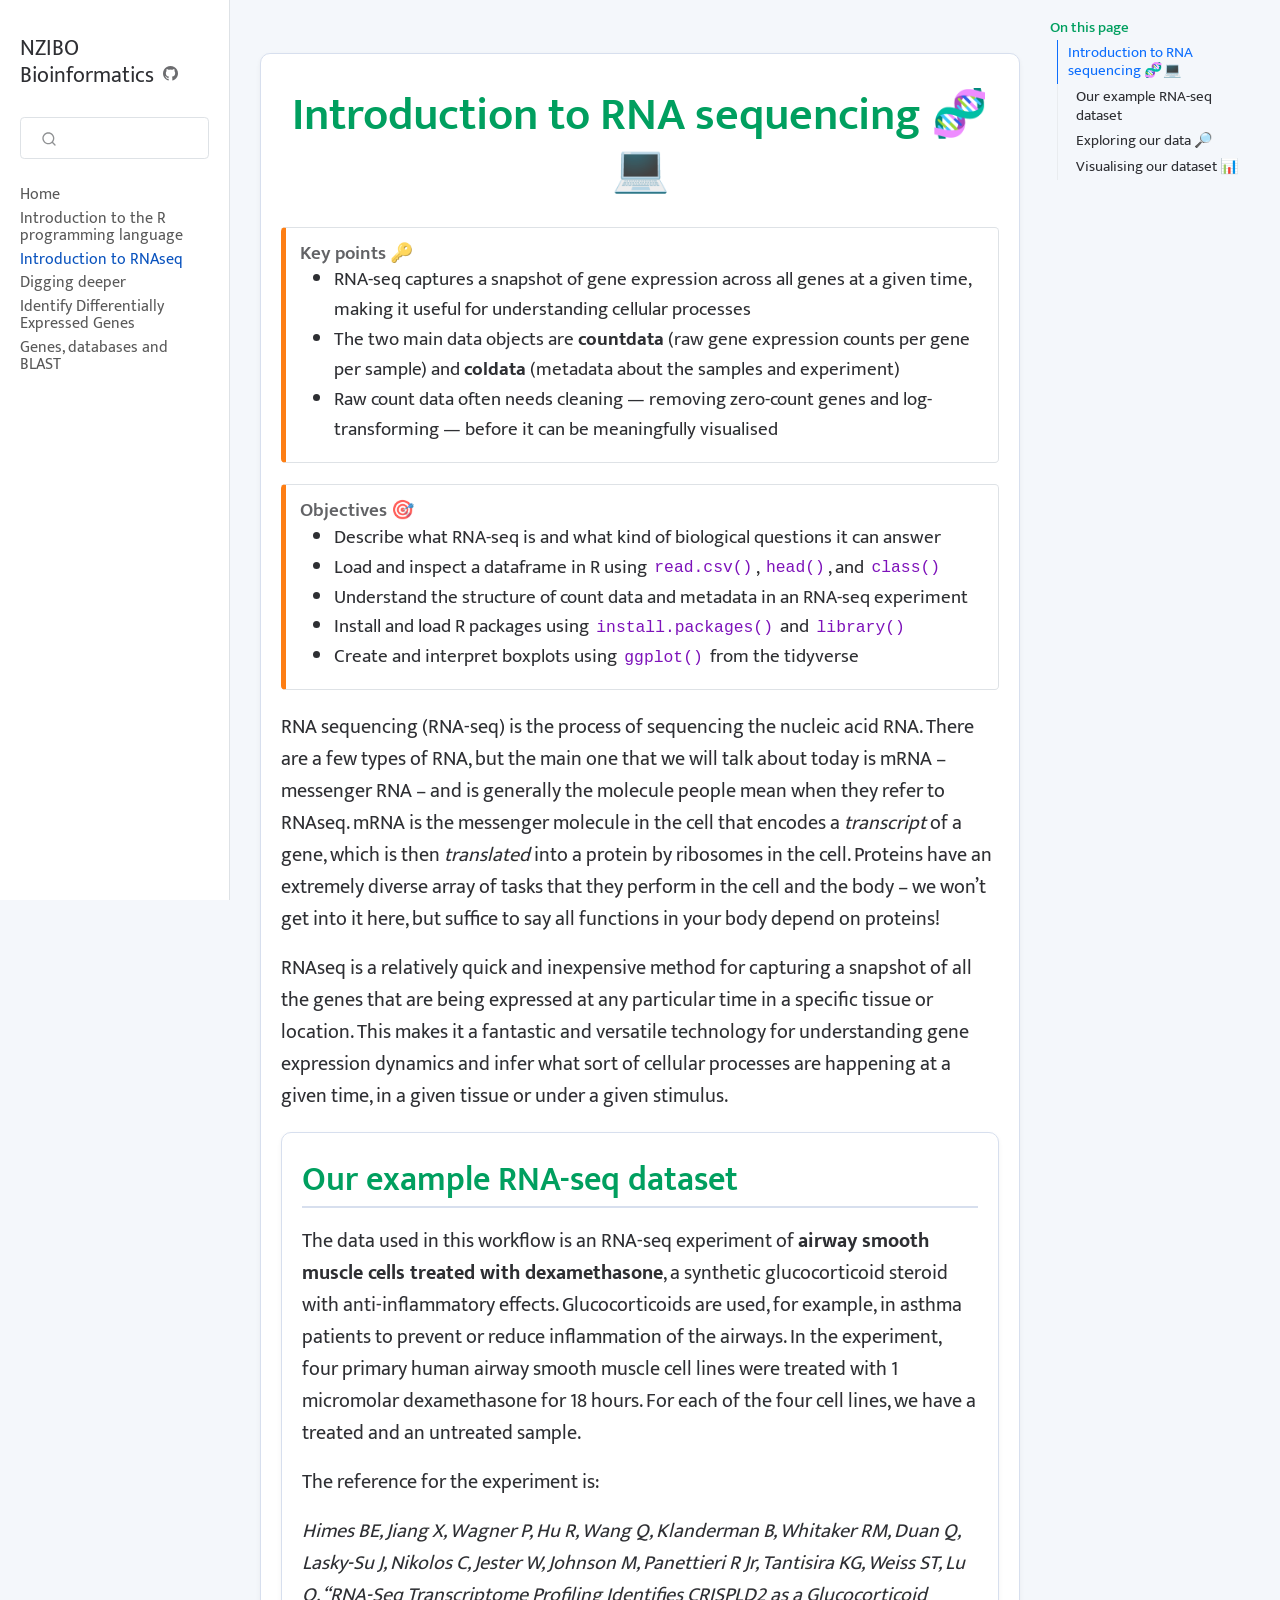
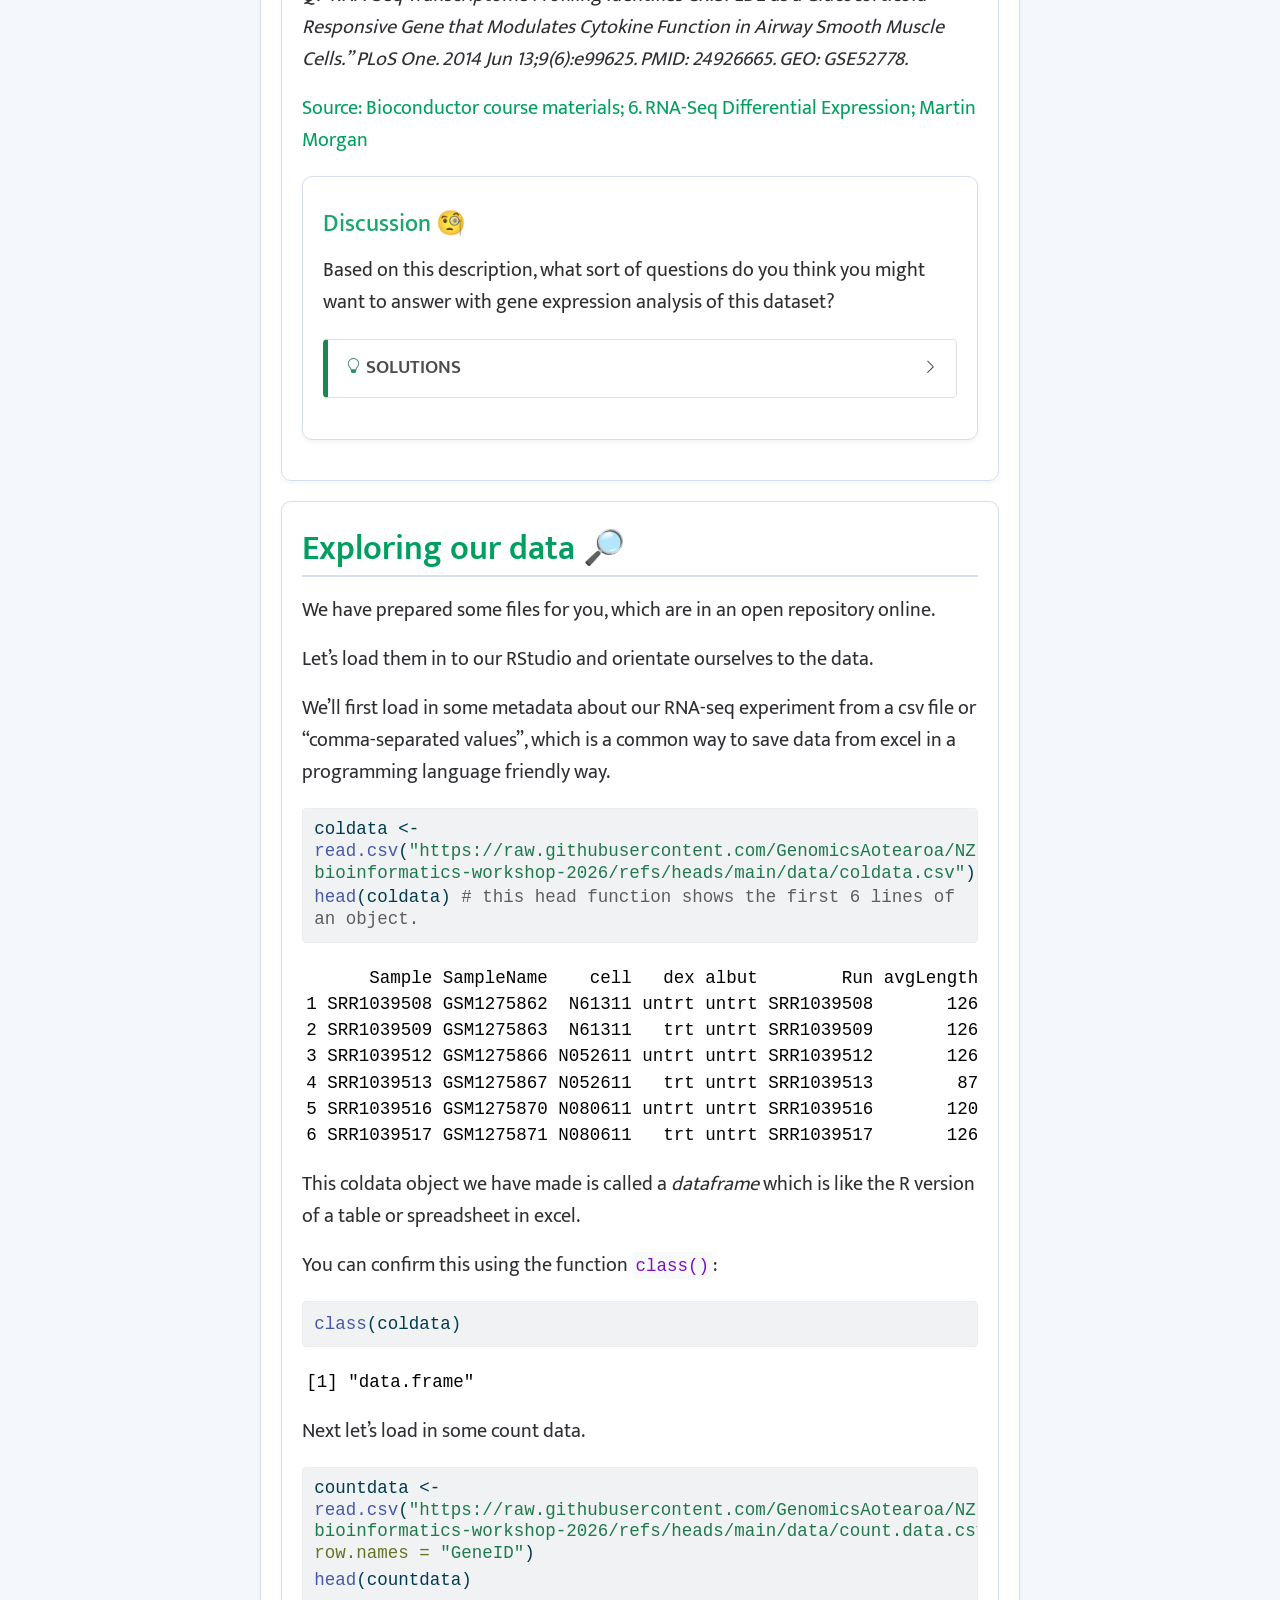
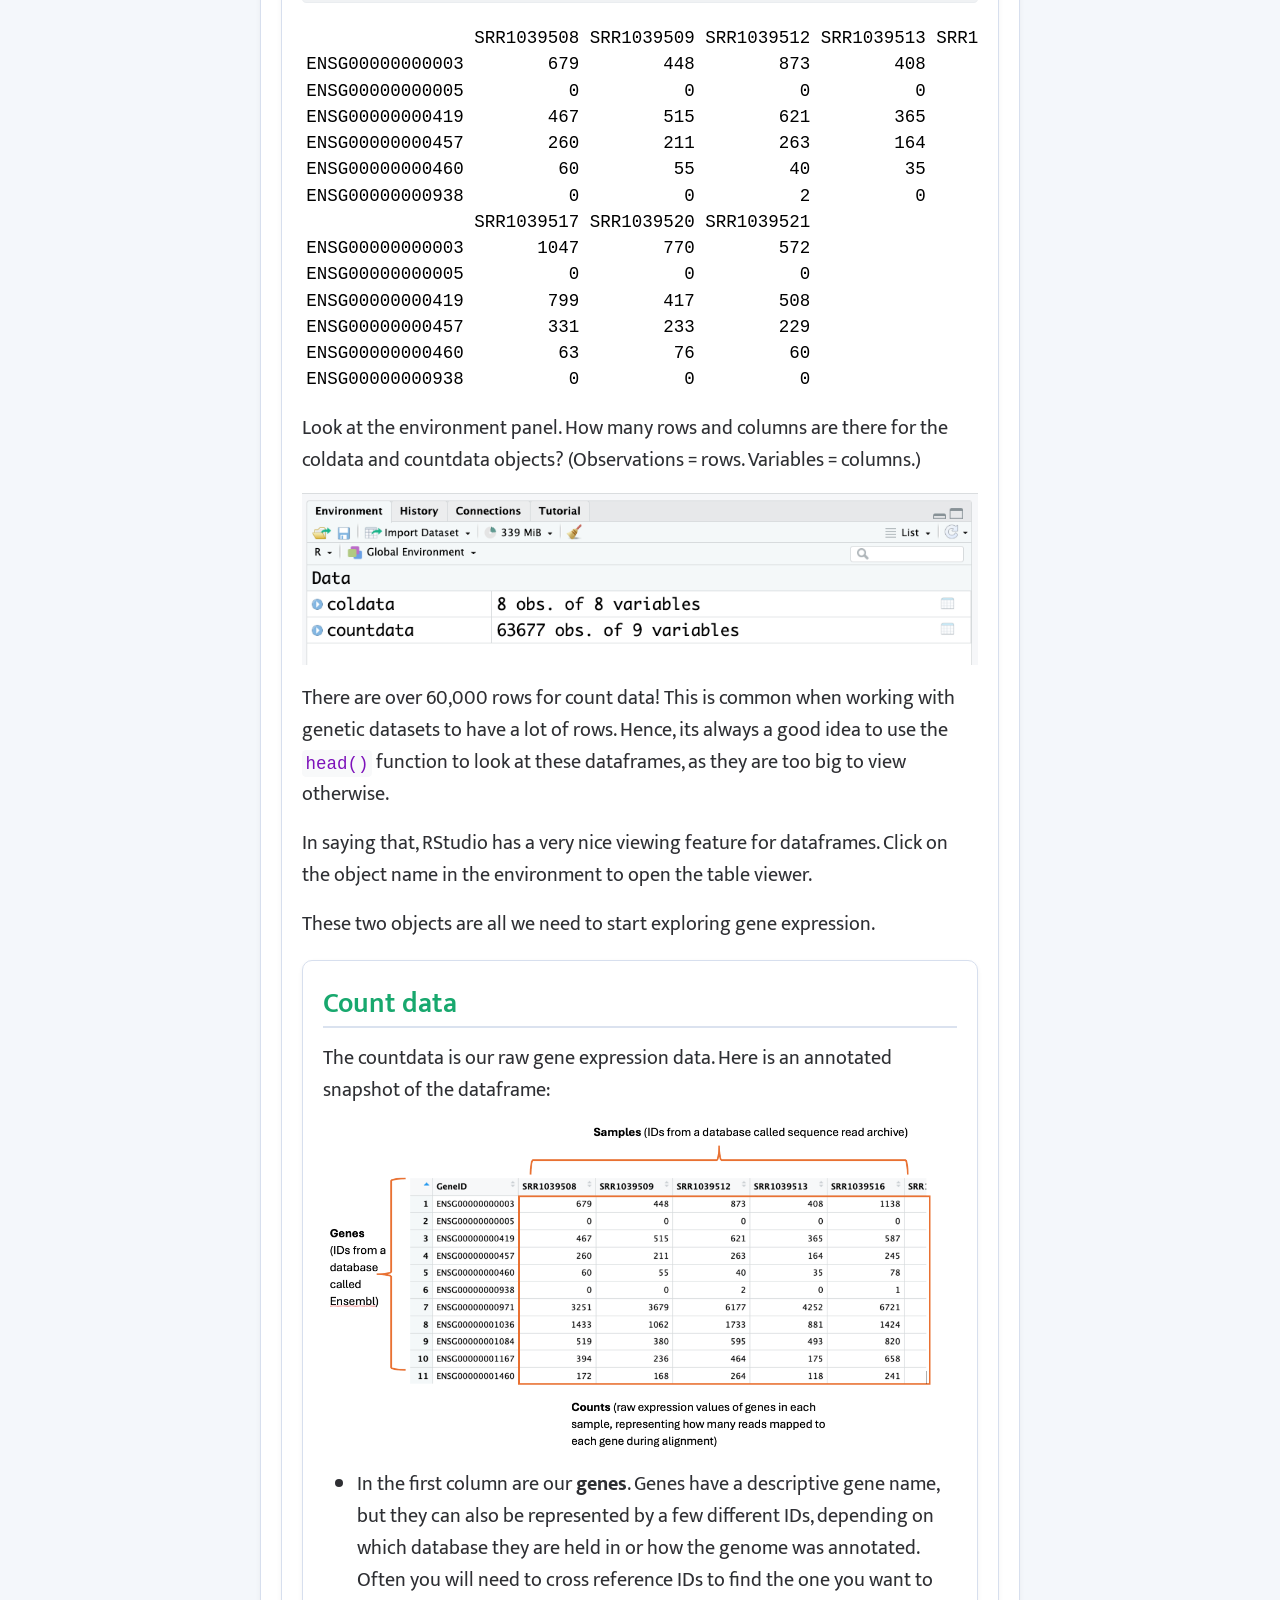
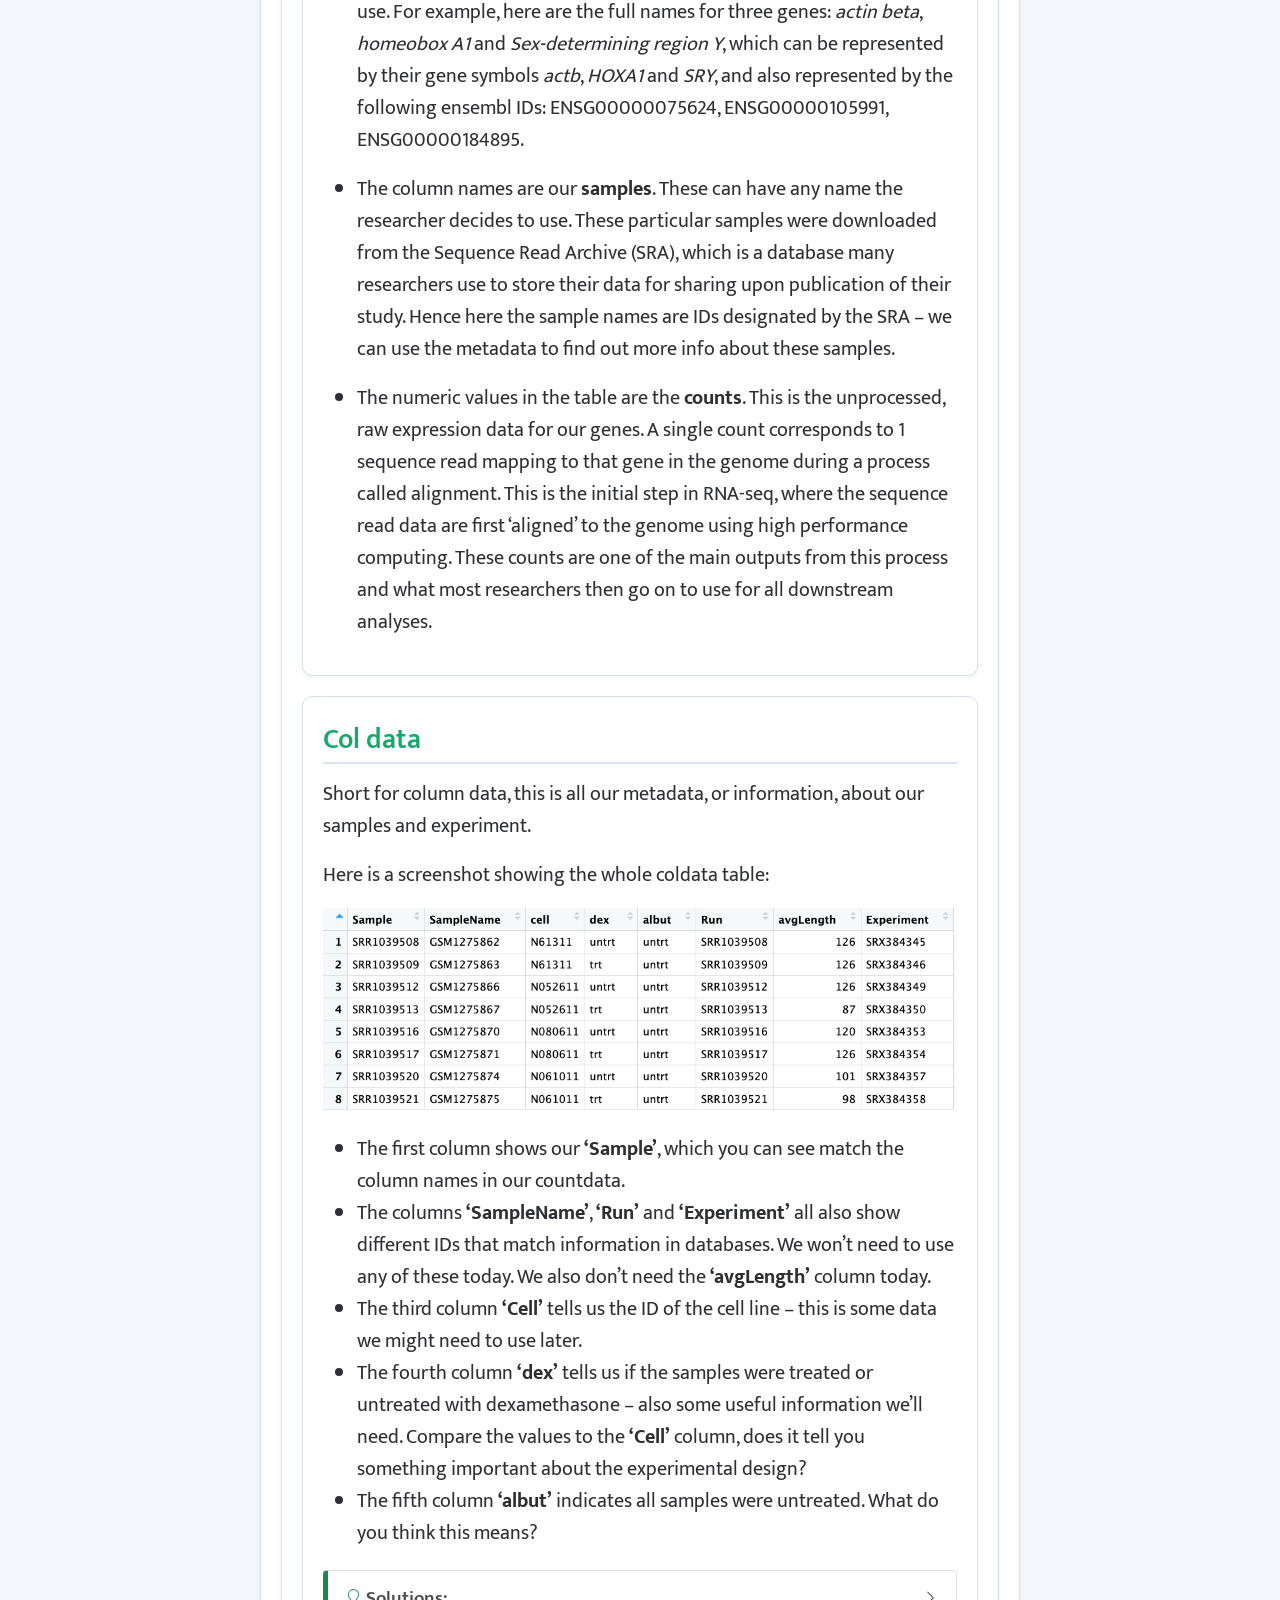
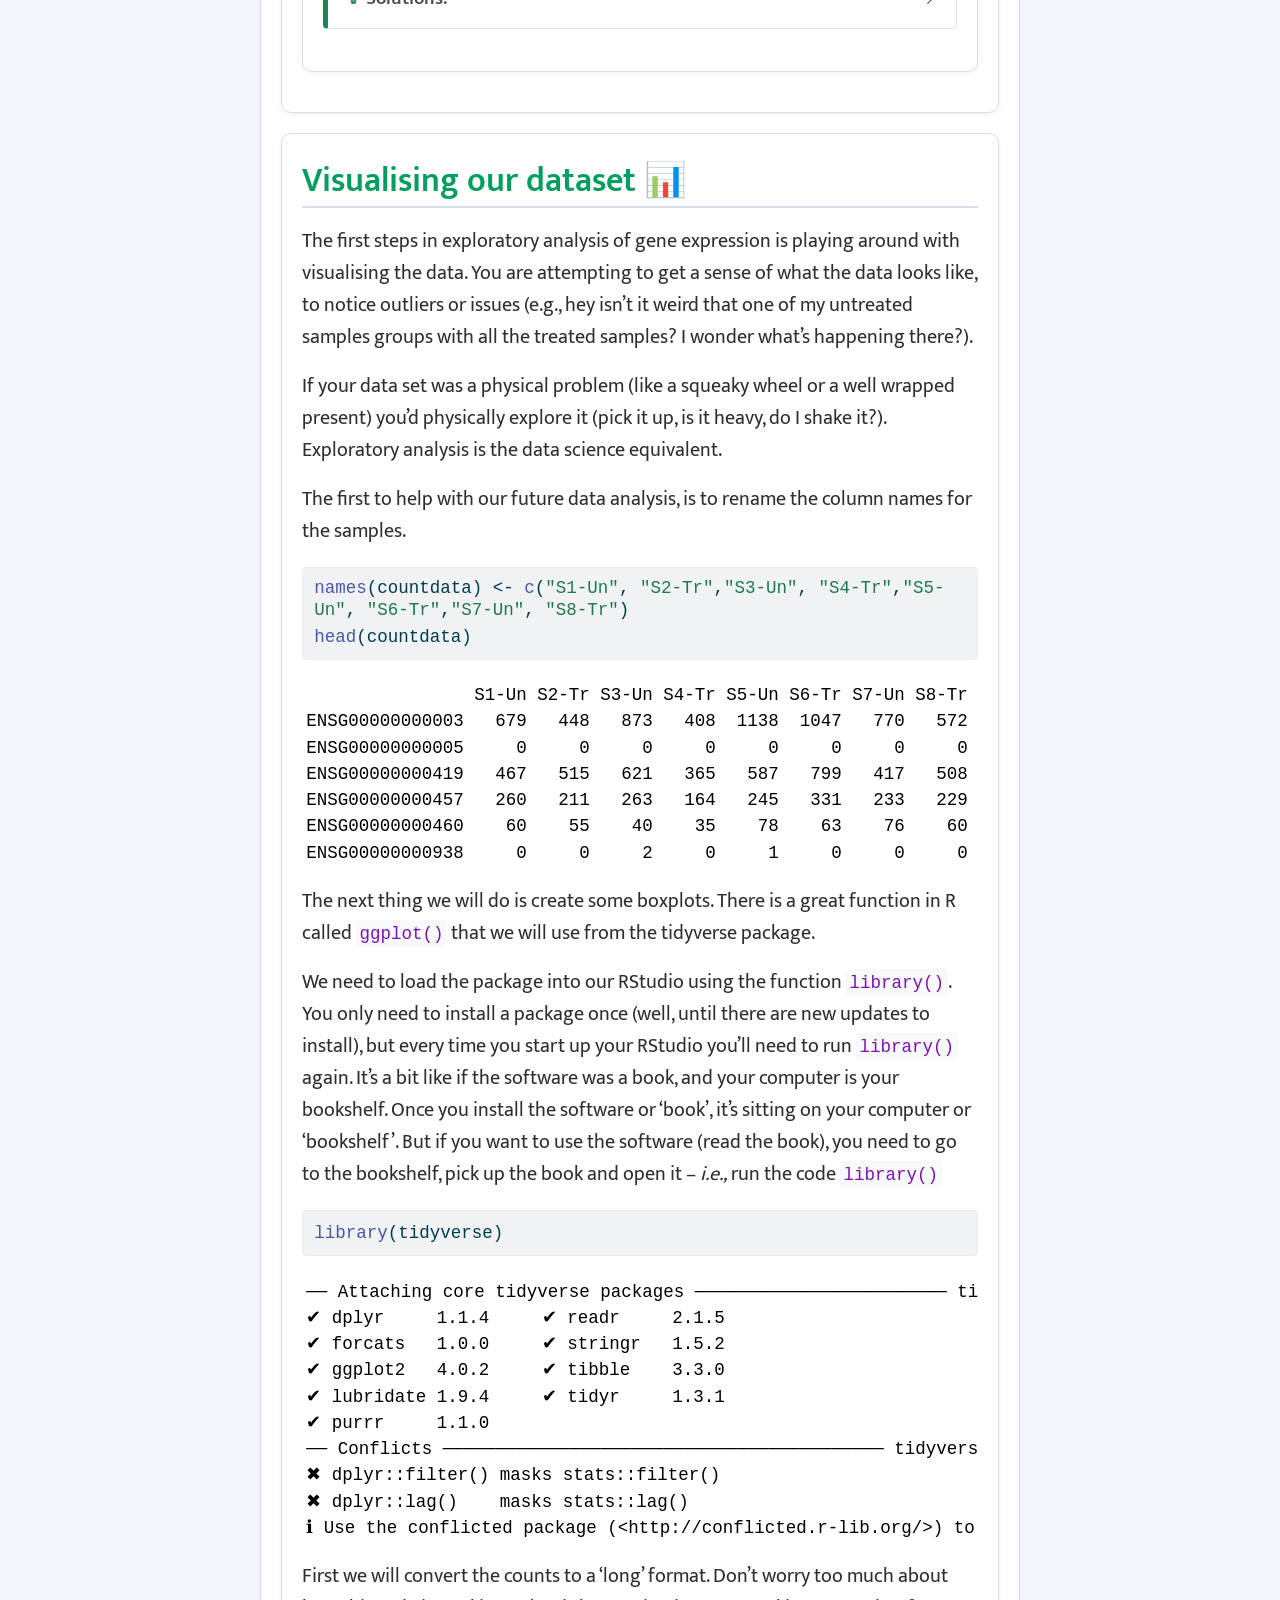
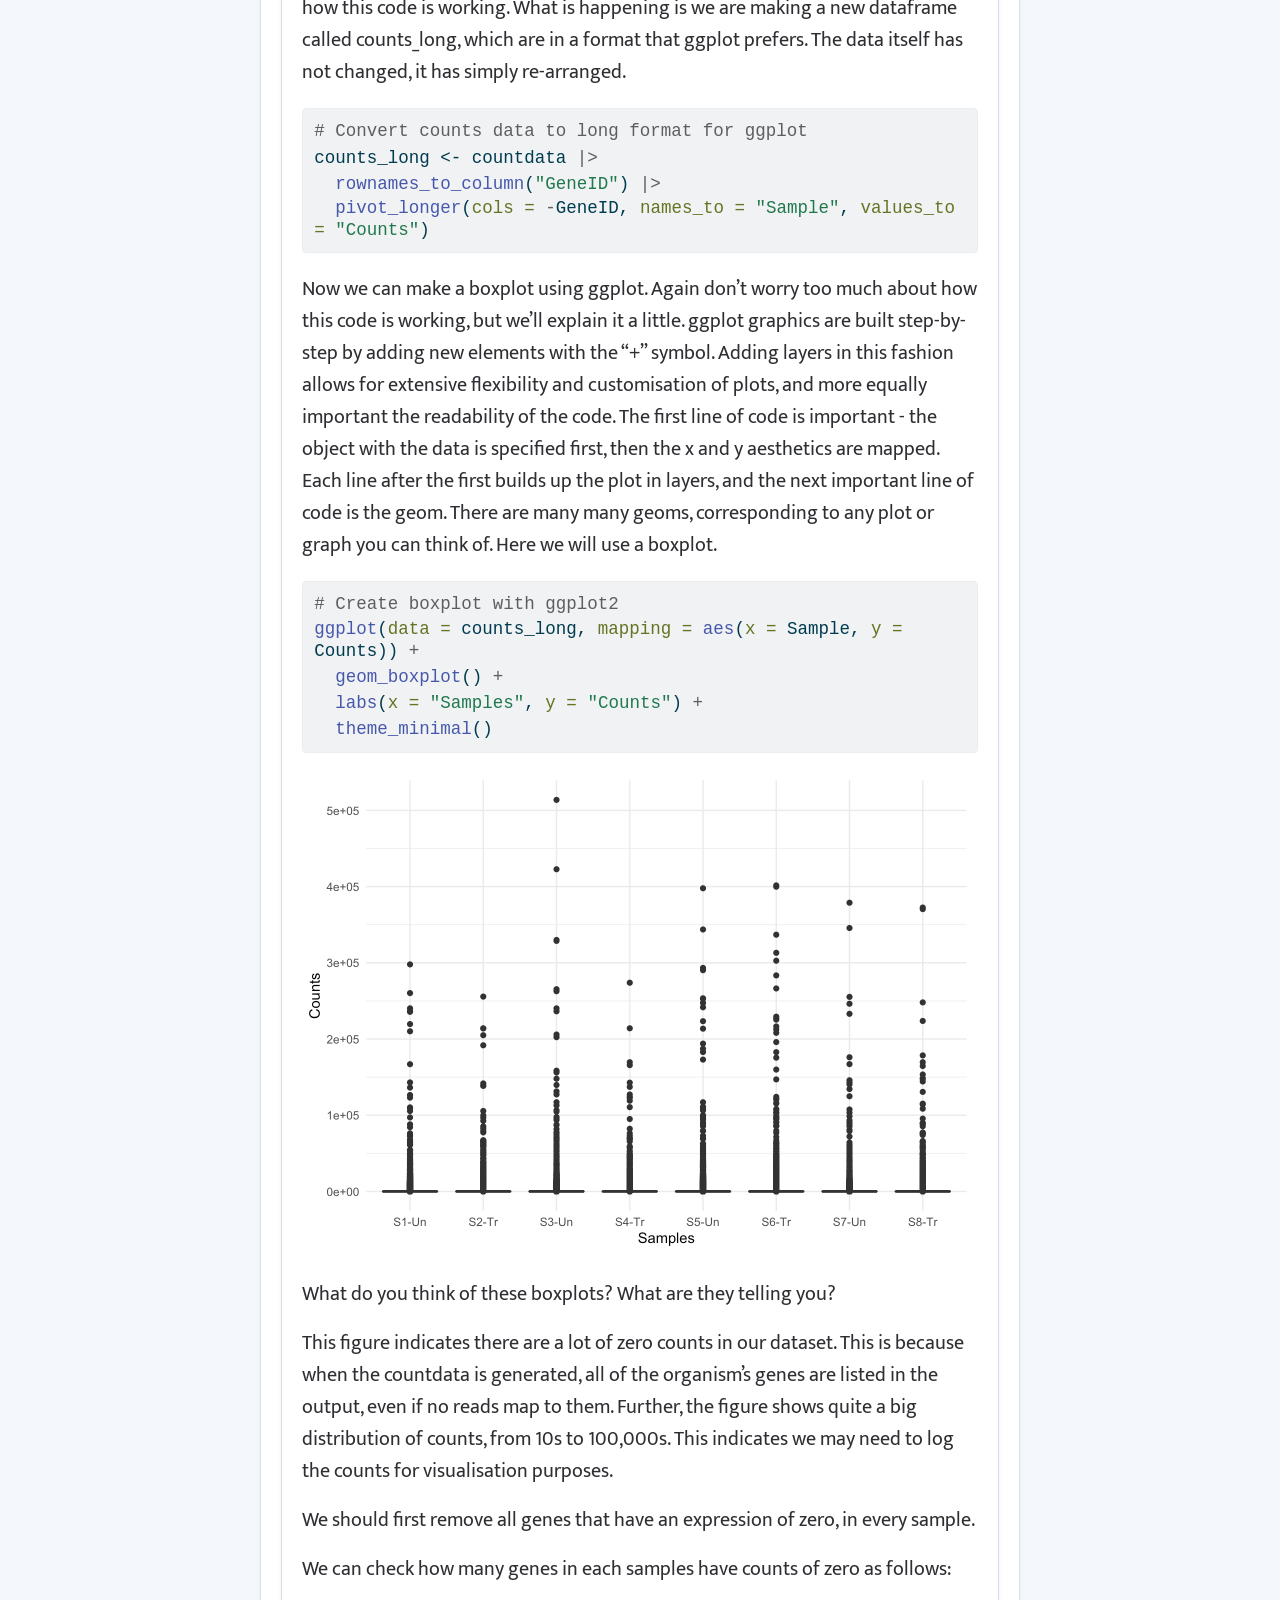
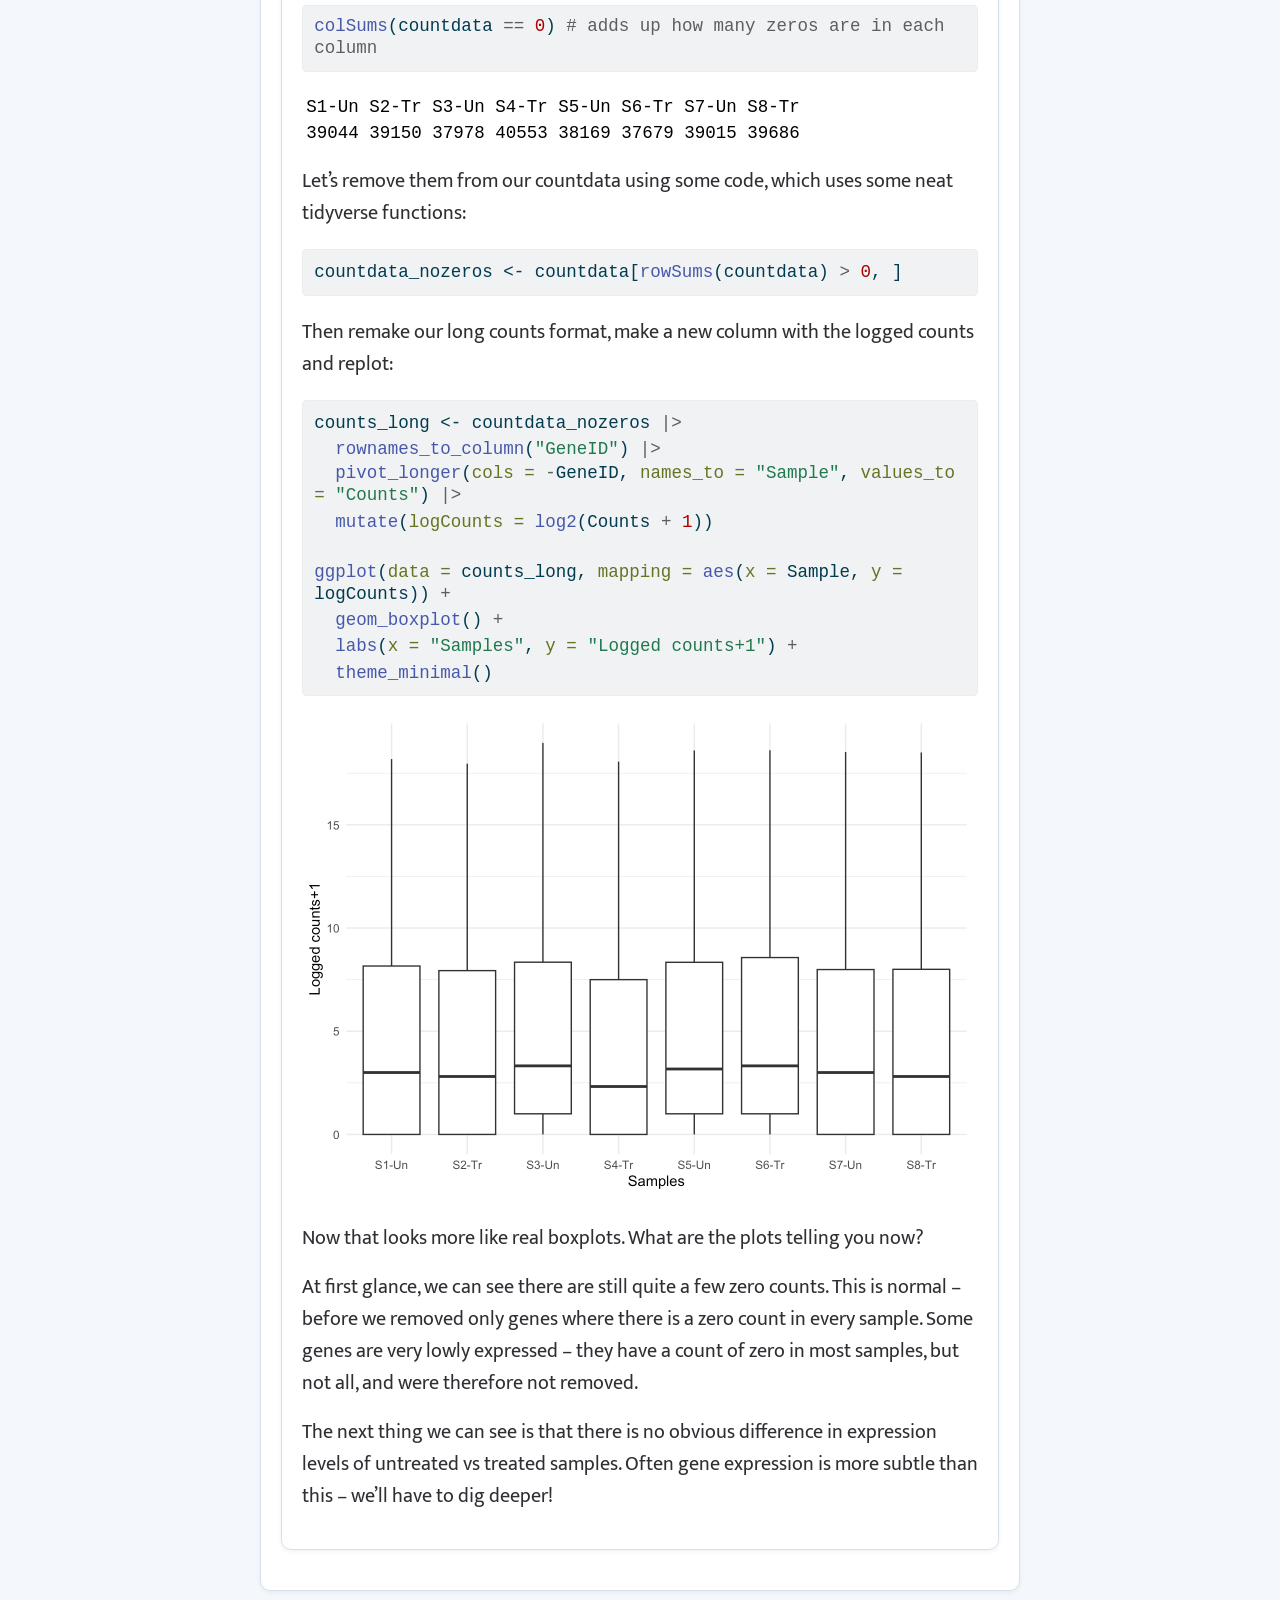
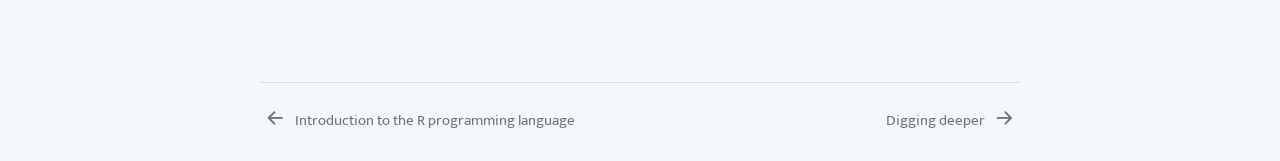
<file: docs/intro-to-rnaseq.html>
<!DOCTYPE html>
<html xmlns="http://www.w3.org/1999/xhtml" lang="en" xml:lang="en"><head>

<meta charset="utf-8">
<meta name="generator" content="quarto-1.7.31">

<meta name="viewport" content="width=device-width, initial-scale=1.0, user-scalable=yes">


<title>intro-to-rnaseq – NZIBO Bioinformatics</title>
<style>
code{white-space: pre-wrap;}
span.smallcaps{font-variant: small-caps;}
div.columns{display: flex; gap: min(4vw, 1.5em);}
div.column{flex: auto; overflow-x: auto;}
div.hanging-indent{margin-left: 1.5em; text-indent: -1.5em;}
ul.task-list{list-style: none;}
ul.task-list li input[type="checkbox"] {
  width: 0.8em;
  margin: 0 0.8em 0.2em -1em; /* quarto-specific, see https://github.com/quarto-dev/quarto-cli/issues/4556 */ 
  vertical-align: middle;
}
/* CSS for syntax highlighting */
html { -webkit-text-size-adjust: 100%; }
pre > code.sourceCode { white-space: pre; position: relative; }
pre > code.sourceCode > span { display: inline-block; line-height: 1.25; }
pre > code.sourceCode > span:empty { height: 1.2em; }
.sourceCode { overflow: visible; }
code.sourceCode > span { color: inherit; text-decoration: inherit; }
div.sourceCode { margin: 1em 0; }
pre.sourceCode { margin: 0; }
@media screen {
div.sourceCode { overflow: auto; }
}
@media print {
pre > code.sourceCode { white-space: pre-wrap; }
pre > code.sourceCode > span { text-indent: -5em; padding-left: 5em; }
}
pre.numberSource code
  { counter-reset: source-line 0; }
pre.numberSource code > span
  { position: relative; left: -4em; counter-increment: source-line; }
pre.numberSource code > span > a:first-child::before
  { content: counter(source-line);
    position: relative; left: -1em; text-align: right; vertical-align: baseline;
    border: none; display: inline-block;
    -webkit-touch-callout: none; -webkit-user-select: none;
    -khtml-user-select: none; -moz-user-select: none;
    -ms-user-select: none; user-select: none;
    padding: 0 4px; width: 4em;
  }
pre.numberSource { margin-left: 3em;  padding-left: 4px; }
div.sourceCode
  {   }
@media screen {
pre > code.sourceCode > span > a:first-child::before { text-decoration: underline; }
}
</style>


<script src="site_libs/quarto-nav/quarto-nav.js"></script>
<script src="site_libs/quarto-nav/headroom.min.js"></script>
<script src="site_libs/clipboard/clipboard.min.js"></script>
<script src="site_libs/quarto-search/autocomplete.umd.js"></script>
<script src="site_libs/quarto-search/fuse.min.js"></script>
<script src="site_libs/quarto-search/quarto-search.js"></script>
<meta name="quarto:offset" content="./">
<link href="./digging-deeper.html" rel="next">
<link href="./intro-to-R.html" rel="prev">
<link href="./theme-images/GA-image-black-favicon.png" rel="icon" type="image/png">
<script src="site_libs/quarto-html/quarto.js" type="module"></script>
<script src="site_libs/quarto-html/tabsets/tabsets.js" type="module"></script>
<script src="site_libs/quarto-html/popper.min.js"></script>
<script src="site_libs/quarto-html/tippy.umd.min.js"></script>
<script src="site_libs/quarto-html/anchor.min.js"></script>
<link href="site_libs/quarto-html/tippy.css" rel="stylesheet">
<link href="site_libs/quarto-html/quarto-syntax-highlighting-e1a5c8363afafaef2c763b6775fbf3ca.css" rel="stylesheet" id="quarto-text-highlighting-styles">
<script src="site_libs/bootstrap/bootstrap.min.js"></script>
<link href="site_libs/bootstrap/bootstrap-icons.css" rel="stylesheet">
<link href="site_libs/bootstrap/bootstrap-709f788519238433456b39eacb8aeed0.min.css" rel="stylesheet" append-hash="true" id="quarto-bootstrap" data-mode="light">
<script id="quarto-search-options" type="application/json">{
  "location": "sidebar",
  "copy-button": false,
  "collapse-after": 3,
  "panel-placement": "start",
  "type": "textbox",
  "limit": 50,
  "keyboard-shortcut": [
    "f",
    "/",
    "s"
  ],
  "show-item-context": false,
  "language": {
    "search-no-results-text": "No results",
    "search-matching-documents-text": "matching documents",
    "search-copy-link-title": "Copy link to search",
    "search-hide-matches-text": "Hide additional matches",
    "search-more-match-text": "more match in this document",
    "search-more-matches-text": "more matches in this document",
    "search-clear-button-title": "Clear",
    "search-text-placeholder": "",
    "search-detached-cancel-button-title": "Cancel",
    "search-submit-button-title": "Submit",
    "search-label": "Search"
  }
}</script>


<link rel="stylesheet" href="styles.css">
<meta property="og:title" content="– NZIBO Bioinformatics">
<meta property="og:description" content="">
<meta property="og:image" content="figures/rstudio-data-objects.png">
<meta property="og:site_name" content="NZIBO Bioinformatics">
</head>

<body class="nav-sidebar docked quarto-light">

<div id="quarto-search-results"></div>
  <header id="quarto-header" class="headroom fixed-top">
  <nav class="quarto-secondary-nav">
    <div class="container-fluid d-flex">
      <button type="button" class="quarto-btn-toggle btn" data-bs-toggle="collapse" role="button" data-bs-target=".quarto-sidebar-collapse-item" aria-controls="quarto-sidebar" aria-expanded="false" aria-label="Toggle sidebar navigation" onclick="if (window.quartoToggleHeadroom) { window.quartoToggleHeadroom(); }">
        <i class="bi bi-layout-text-sidebar-reverse"></i>
      </button>
        <nav class="quarto-page-breadcrumbs" aria-label="breadcrumb"><ol class="breadcrumb"><li class="breadcrumb-item"><a href="./intro-to-rnaseq.html">Introduction to RNAseq</a></li></ol></nav>
        <a class="flex-grow-1" role="navigation" data-bs-toggle="collapse" data-bs-target=".quarto-sidebar-collapse-item" aria-controls="quarto-sidebar" aria-expanded="false" aria-label="Toggle sidebar navigation" onclick="if (window.quartoToggleHeadroom) { window.quartoToggleHeadroom(); }">      
        </a>
      <button type="button" class="btn quarto-search-button" aria-label="Search" onclick="window.quartoOpenSearch();">
        <i class="bi bi-search"></i>
      </button>
    </div>
  </nav>
</header>
<!-- content -->
<div id="quarto-content" class="quarto-container page-columns page-rows-contents page-layout-full">
<!-- sidebar -->
  <nav id="quarto-sidebar" class="sidebar collapse collapse-horizontal quarto-sidebar-collapse-item sidebar-navigation docked overflow-auto">
    <div class="pt-lg-2 mt-2 text-left sidebar-header">
    <div class="sidebar-title mb-0 py-0">
      <a href="./">NZIBO Bioinformatics</a> 
        <div class="sidebar-tools-main">
    <a href="https://github.com/GenomicsAotearoa/NZIBO-bioinformatics-workshop-2026" title="Github" class="quarto-navigation-tool px-1" aria-label="Github"><i class="bi bi-github"></i></a>
</div>
    </div>
      </div>
        <div class="mt-2 flex-shrink-0 align-items-center">
        <div class="sidebar-search">
        <div id="quarto-search" class="" title="Search"></div>
        </div>
        </div>
    <div class="sidebar-menu-container"> 
    <ul class="list-unstyled mt-1">
        <li class="sidebar-item">
  <div class="sidebar-item-container"> 
  <a href="./index.html" class="sidebar-item-text sidebar-link">
 <span class="menu-text">Home</span></a>
  </div>
</li>
        <li class="sidebar-item">
  <div class="sidebar-item-container"> 
  <a href="./intro-to-R.html" class="sidebar-item-text sidebar-link">
 <span class="menu-text">Introduction to the R programming language</span></a>
  </div>
</li>
        <li class="sidebar-item">
  <div class="sidebar-item-container"> 
  <a href="./intro-to-rnaseq.html" class="sidebar-item-text sidebar-link active">
 <span class="menu-text">Introduction to RNAseq</span></a>
  </div>
</li>
        <li class="sidebar-item">
  <div class="sidebar-item-container"> 
  <a href="./digging-deeper.html" class="sidebar-item-text sidebar-link">
 <span class="menu-text">Digging deeper</span></a>
  </div>
</li>
        <li class="sidebar-item">
  <div class="sidebar-item-container"> 
  <a href="./degs.html" class="sidebar-item-text sidebar-link">
 <span class="menu-text">Identify Differentially Expressed Genes</span></a>
  </div>
</li>
        <li class="sidebar-item">
  <div class="sidebar-item-container"> 
  <a href="./blast-off.html" class="sidebar-item-text sidebar-link">
 <span class="menu-text">Genes, databases and BLAST</span></a>
  </div>
</li>
    </ul>
    </div>
</nav>
<div id="quarto-sidebar-glass" class="quarto-sidebar-collapse-item" data-bs-toggle="collapse" data-bs-target=".quarto-sidebar-collapse-item"></div>
<!-- margin-sidebar -->
    <div id="quarto-margin-sidebar" class="sidebar margin-sidebar">
        <nav id="TOC" role="doc-toc" class="toc-active">
    <h2 id="toc-title">On this page</h2>
   
  <ul>
  <li><a href="#introduction-to-rna-sequencing" id="toc-introduction-to-rna-sequencing" class="nav-link active" data-scroll-target="#introduction-to-rna-sequencing">Introduction to RNA sequencing 🧬💻</a>
  <ul>
  <li><a href="#our-example-rna-seq-dataset" id="toc-our-example-rna-seq-dataset" class="nav-link" data-scroll-target="#our-example-rna-seq-dataset">Our example RNA-seq dataset</a>
  <ul class="collapse">
  <li><a href="#discussion" id="toc-discussion" class="nav-link" data-scroll-target="#discussion">Discussion 🧐</a></li>
  </ul></li>
  <li><a href="#exploring-our-data" id="toc-exploring-our-data" class="nav-link" data-scroll-target="#exploring-our-data">Exploring our data 🔎</a>
  <ul class="collapse">
  <li><a href="#count-data" id="toc-count-data" class="nav-link" data-scroll-target="#count-data">Count data</a></li>
  <li><a href="#col-data" id="toc-col-data" class="nav-link" data-scroll-target="#col-data">Col data</a></li>
  </ul></li>
  <li><a href="#visualising-our-dataset" id="toc-visualising-our-dataset" class="nav-link" data-scroll-target="#visualising-our-dataset">Visualising our dataset 📊</a></li>
  </ul></li>
  </ul>
</nav>
    </div>
<!-- main -->
<main class="content column-body" id="quarto-document-content"><header id="title-block-header" class="quarto-title-block"></header>




<section id="introduction-to-rna-sequencing" class="level1">
<h1>Introduction to RNA sequencing 🧬💻</h1>
<div class="callout callout-style-simple callout-caution no-icon callout-titled">
<div class="callout-header d-flex align-content-center">
<div class="callout-icon-container">
<i class="callout-icon no-icon"></i>
</div>
<div class="callout-title-container flex-fill">
Key points 🔑
</div>
</div>
<div class="callout-body-container callout-body">
<ul>
<li>RNA-seq captures a snapshot of gene expression across all genes at a given time, making it useful for understanding cellular processes<br>
</li>
<li>The two main data objects are <strong>countdata</strong> (raw gene expression counts per gene per sample) and <strong>coldata</strong> (metadata about the samples and experiment)<br>
</li>
<li>Raw count data often needs cleaning — removing zero-count genes and log-transforming — before it can be meaningfully visualised</li>
</ul>
</div>
</div>
<div class="callout callout-style-simple callout-caution no-icon callout-titled">
<div class="callout-header d-flex align-content-center">
<div class="callout-icon-container">
<i class="callout-icon no-icon"></i>
</div>
<div class="callout-title-container flex-fill">
Objectives 🎯
</div>
</div>
<div class="callout-body-container callout-body">
<ul>
<li>Describe what RNA-seq is and what kind of biological questions it can answer<br>
</li>
<li>Load and inspect a dataframe in R using <code>read.csv()</code>, <code>head()</code>, and <code>class()</code><br>
</li>
<li>Understand the structure of count data and metadata in an RNA-seq experiment<br>
</li>
<li>Install and load R packages using <code>install.packages()</code> and <code>library()</code><br>
</li>
<li>Create and interpret boxplots using <code>ggplot()</code> from the tidyverse</li>
</ul>
</div>
</div>
<p>RNA sequencing (RNA-seq) is the process of sequencing the nucleic acid RNA. There are a few types of RNA, but the main one that we will talk about today is mRNA – messenger RNA – and is generally the molecule people mean when they refer to RNAseq. mRNA is the messenger molecule in the cell that encodes a <em>transcript</em> of a gene, which is then <em>translated</em> into a protein by ribosomes in the cell. Proteins have an extremely diverse array of tasks that they perform in the cell and the body – we won’t get into it here, but suffice to say all functions in your body depend on proteins!</p>
<p>RNAseq is a relatively quick and inexpensive method for capturing a snapshot of all the genes that are being expressed at any particular time in a specific tissue or location. This makes it a fantastic and versatile technology for understanding gene expression dynamics and infer what sort of cellular processes are happening at a given time, in a given tissue or under a given stimulus.</p>
<section id="our-example-rna-seq-dataset" class="level2">
<h2 class="anchored" data-anchor-id="our-example-rna-seq-dataset">Our example RNA-seq dataset</h2>
<p>The data used in this workflow is an RNA-seq experiment of <strong>airway smooth muscle cells treated with dexamethasone</strong>, a synthetic glucocorticoid steroid with anti-inflammatory effects. Glucocorticoids are used, for example, in asthma patients to prevent or reduce inflammation of the airways. In the experiment, four primary human airway smooth muscle cell lines were treated with 1 micromolar dexamethasone for 18 hours. For each of the four cell lines, we have a treated and an untreated sample.</p>
<p>The reference for the experiment is:</p>
<p><em>Himes BE, Jiang X, Wagner P, Hu R, Wang Q, Klanderman B, Whitaker RM, Duan Q, Lasky-Su J, Nikolos C, Jester W, Johnson M, Panettieri R Jr, Tantisira KG, Weiss ST, Lu Q. “RNA-Seq Transcriptome Profiling Identifies CRISPLD2 as a Glucocorticoid Responsive Gene that Modulates Cytokine Function in Airway Smooth Muscle Cells.” PLoS One. 2014 Jun 13;9(6):e99625. PMID: 24926665. GEO: GSE52778.</em></p>
<p><a href="https://www.bioconductor.org/help/course-materials/2015/Uruguay2015/V6-RNASeq.html">Source: Bioconductor course materials; 6. RNA-Seq Differential Expression; Martin Morgan</a></p>
<section id="discussion" class="level4">
<h4 class="anchored" data-anchor-id="discussion">Discussion 🧐</h4>
<p>Based on this description, what sort of questions do you think you might want to answer with gene expression analysis of this dataset?</p>
<div class="callout callout-style-default callout-tip callout-titled">
<div class="callout-header d-flex align-content-center" data-bs-toggle="collapse" data-bs-target=".callout-3-contents" aria-controls="callout-3" aria-expanded="false" aria-label="Toggle callout">
<div class="callout-icon-container">
<i class="callout-icon"></i>
</div>
<div class="callout-title-container flex-fill">
SOLUTIONS
</div>
<div class="callout-btn-toggle d-inline-block border-0 py-1 ps-1 pe-0 float-end"><i class="callout-toggle"></i></div>
</div>
<div id="callout-3" class="callout-3-contents callout-collapse collapse">
<div class="callout-body-container callout-body">
<ol type="1">
<li>Are there gene expression differences in the response of the cells to dexamethasone compared to the untreated control samples?</li>
<li>Are any of the cell lines ‘better’ at responding to dexamethasone than the other cell lines?</li>
<li>Can the gene expression tell us if this might be a suitable drug to treat asthma?</li>
<li>Any others you can think of?</li>
</ol>
</div>
</div>
</div>
</section>
</section>
<section id="exploring-our-data" class="level2">
<h2 class="anchored" data-anchor-id="exploring-our-data">Exploring our data 🔎</h2>
<p>We have prepared some files for you, which are in an open repository online.</p>
<p>Let’s load them in to our RStudio and orientate ourselves to the data.</p>
<p>We’ll first load in some metadata about our RNA-seq experiment from a csv file or “comma-separated values”, which is a common way to save data from excel in a programming language friendly way.</p>
<div class="cell">
<div class="sourceCode cell-code" id="cb1"><pre class="sourceCode r code-with-copy"><code class="sourceCode r"><span id="cb1-1"><a href="#cb1-1" aria-hidden="true" tabindex="-1"></a>coldata <span class="ot">&lt;-</span> <span class="fu">read.csv</span>(<span class="st">"https://raw.githubusercontent.com/GenomicsAotearoa/NZIBO-bioinformatics-workshop-2026/refs/heads/main/data/coldata.csv"</span>)</span>
<span id="cb1-2"><a href="#cb1-2" aria-hidden="true" tabindex="-1"></a><span class="fu">head</span>(coldata) <span class="co"># this head function shows the first 6 lines of an object. </span></span></code><button title="Copy to Clipboard" class="code-copy-button"><i class="bi"></i></button></pre></div>
<div class="cell-output cell-output-stdout">
<pre><code>      Sample SampleName    cell   dex albut        Run avgLength Experiment
1 SRR1039508 GSM1275862  N61311 untrt untrt SRR1039508       126  SRX384345
2 SRR1039509 GSM1275863  N61311   trt untrt SRR1039509       126  SRX384346
3 SRR1039512 GSM1275866 N052611 untrt untrt SRR1039512       126  SRX384349
4 SRR1039513 GSM1275867 N052611   trt untrt SRR1039513        87  SRX384350
5 SRR1039516 GSM1275870 N080611 untrt untrt SRR1039516       120  SRX384353
6 SRR1039517 GSM1275871 N080611   trt untrt SRR1039517       126  SRX384354</code></pre>
</div>
</div>
<p>This coldata object we have made is called a <em>dataframe</em> which is like the R version of a table or spreadsheet in excel.</p>
<p>You can confirm this using the function <code>class()</code>:</p>
<div class="cell">
<div class="sourceCode cell-code" id="cb3"><pre class="sourceCode r code-with-copy"><code class="sourceCode r"><span id="cb3-1"><a href="#cb3-1" aria-hidden="true" tabindex="-1"></a><span class="fu">class</span>(coldata)</span></code><button title="Copy to Clipboard" class="code-copy-button"><i class="bi"></i></button></pre></div>
<div class="cell-output cell-output-stdout">
<pre><code>[1] "data.frame"</code></pre>
</div>
</div>
<p>Next let’s load in some count data.</p>
<div class="cell">
<div class="sourceCode cell-code" id="cb5"><pre class="sourceCode r code-with-copy"><code class="sourceCode r"><span id="cb5-1"><a href="#cb5-1" aria-hidden="true" tabindex="-1"></a>countdata <span class="ot">&lt;-</span> <span class="fu">read.csv</span>(<span class="st">"https://raw.githubusercontent.com/GenomicsAotearoa/NZIBO-bioinformatics-workshop-2026/refs/heads/main/data/count.data.csv"</span>, <span class="at">row.names =</span> <span class="st">"GeneID"</span>)</span>
<span id="cb5-2"><a href="#cb5-2" aria-hidden="true" tabindex="-1"></a><span class="fu">head</span>(countdata) </span></code><button title="Copy to Clipboard" class="code-copy-button"><i class="bi"></i></button></pre></div>
<div class="cell-output cell-output-stdout">
<pre><code>                SRR1039508 SRR1039509 SRR1039512 SRR1039513 SRR1039516
ENSG00000000003        679        448        873        408       1138
ENSG00000000005          0          0          0          0          0
ENSG00000000419        467        515        621        365        587
ENSG00000000457        260        211        263        164        245
ENSG00000000460         60         55         40         35         78
ENSG00000000938          0          0          2          0          1
                SRR1039517 SRR1039520 SRR1039521
ENSG00000000003       1047        770        572
ENSG00000000005          0          0          0
ENSG00000000419        799        417        508
ENSG00000000457        331        233        229
ENSG00000000460         63         76         60
ENSG00000000938          0          0          0</code></pre>
</div>
</div>
<p>Look at the environment panel. How many rows and columns are there for the coldata and countdata objects? (Observations = rows. Variables = columns.)</p>
<p><img src="figures/rstudio-data-objects.png" class="img-fluid"></p>
<p>There are over 60,000 rows for count data! This is common when working with genetic datasets to have a lot of rows. Hence, its always a good idea to use the <code>head()</code> function to look at these dataframes, as they are too big to view otherwise.</p>
<p>In saying that, RStudio has a very nice viewing feature for dataframes. Click on the object name in the environment to open the table viewer.</p>
<p>These two objects are all we need to start exploring gene expression.</p>
<section id="count-data" class="level3">
<h3 class="anchored" data-anchor-id="count-data">Count data</h3>
<p>The countdata is our raw gene expression data. Here is an annotated snapshot of the dataframe:</p>
<p><img src="figures/count-data.png" class="img-fluid"></p>
<ul>
<li><p>In the first column are our <strong>genes</strong>. Genes have a descriptive gene name, but they can also be represented by a few different IDs, depending on which database they are held in or how the genome was annotated. Often you will need to cross reference IDs to find the one you want to use. For example, here are the full names for three genes: <em>actin beta</em>, <em>homeobox A1</em> and <em>Sex-determining region Y</em>, which can be represented by their gene symbols <em>actb</em>, <em>HOXA1</em> and <em>SRY</em>, and also represented by the following ensembl IDs: ENSG00000075624, ENSG00000105991, ENSG00000184895.</p></li>
<li><p>The column names are our <strong>samples</strong>. These can have any name the researcher decides to use. These particular samples were downloaded from the Sequence Read Archive (SRA), which is a database many researchers use to store their data for sharing upon publication of their study. Hence here the sample names are IDs designated by the SRA – we can use the metadata to find out more info about these samples.</p></li>
<li><p>The numeric values in the table are the <strong>counts</strong>. This is the unprocessed, raw expression data for our genes. A single count corresponds to 1 sequence read mapping to that gene in the genome during a process called alignment. This is the initial step in RNA-seq, where the sequence read data are first ‘aligned’ to the genome using high performance computing. These counts are one of the main outputs from this process and what most researchers then go on to use for all downstream analyses.</p></li>
</ul>
</section>
<section id="col-data" class="level3">
<h3 class="anchored" data-anchor-id="col-data">Col data</h3>
<p>Short for column data, this is all our metadata, or information, about our samples and experiment.</p>
<p>Here is a screenshot showing the whole coldata table:</p>
<p><img src="figures/col-data.png" class="img-fluid"></p>
<ul>
<li>The first column shows our <strong>‘Sample’</strong>, which you can see match the column names in our countdata.</li>
<li>The columns <strong>‘SampleName’</strong>, <strong>‘Run’</strong> and <strong>‘Experiment’</strong> all also show different IDs that match information in databases. We won’t need to use any of these today. We also don’t need the <strong>‘avgLength’</strong> column today.<br>
</li>
<li>The third column <strong>‘Cell’</strong> tells us the ID of the cell line – this is some data we might need to use later.<br>
</li>
<li>The fourth column <strong>‘dex’</strong> tells us if the samples were treated or untreated with dexamethasone – also some useful information we’ll need. Compare the values to the <strong>‘Cell’</strong> column, does it tell you something important about the experimental design?<br>
</li>
<li>The fifth column <strong>‘albut’</strong> indicates all samples were untreated. What do you think this means?</li>
</ul>
<div class="callout callout-style-default callout-tip callout-titled">
<div class="callout-header d-flex align-content-center" data-bs-toggle="collapse" data-bs-target=".callout-4-contents" aria-controls="callout-4" aria-expanded="false" aria-label="Toggle callout">
<div class="callout-icon-container">
<i class="callout-icon"></i>
</div>
<div class="callout-title-container flex-fill">
Solutions:
</div>
<div class="callout-btn-toggle d-inline-block border-0 py-1 ps-1 pe-0 float-end"><i class="callout-toggle"></i></div>
</div>
<div id="callout-4" class="callout-4-contents callout-collapse collapse">
<div class="callout-body-container callout-body">
<ul>
<li><p>We can see that there are four unique cell lines used in this experiment, and for each cell line, there was one untreated and one dexamethasone treated sample. This is an important part of robust experimental design – each cell line could respond differently so you need to control for this by testing every condition on all cell lines.</p></li>
<li><p>We can guess based on context that <strong>‘albut’</strong> is probably another drug, and here all samples are untreated. If you read the paper (citation earlier), you will see they mention the drug albuterol, which has previously been used in studies to test cell responses, and a quick google search will tell you it is a commonly prescribed drug for asthma.</p></li>
</ul>
</div>
</div>
</div>
</section>
</section>
<section id="visualising-our-dataset" class="level2">
<h2 class="anchored" data-anchor-id="visualising-our-dataset">Visualising our dataset 📊</h2>
<p>The first steps in exploratory analysis of gene expression is playing around with visualising the data. You are attempting to get a sense of what the data looks like, to notice outliers or issues (e.g., hey isn’t it weird that one of my untreated samples groups with all the treated samples? I wonder what’s happening there?).</p>
<p>If your data set was a physical problem (like a squeaky wheel or a well wrapped present) you’d physically explore it (pick it up, is it heavy, do I shake it?). Exploratory analysis is the data science equivalent.</p>
<p>The first to help with our future data analysis, is to rename the column names for the samples.</p>
<div class="cell">
<div class="sourceCode cell-code" id="cb7"><pre class="sourceCode r code-with-copy"><code class="sourceCode r"><span id="cb7-1"><a href="#cb7-1" aria-hidden="true" tabindex="-1"></a><span class="fu">names</span>(countdata) <span class="ot">&lt;-</span> <span class="fu">c</span>(<span class="st">"S1-Un"</span>, <span class="st">"S2-Tr"</span>,<span class="st">"S3-Un"</span>, <span class="st">"S4-Tr"</span>,<span class="st">"S5-Un"</span>, <span class="st">"S6-Tr"</span>,<span class="st">"S7-Un"</span>, <span class="st">"S8-Tr"</span>)</span>
<span id="cb7-2"><a href="#cb7-2" aria-hidden="true" tabindex="-1"></a><span class="fu">head</span>(countdata)</span></code><button title="Copy to Clipboard" class="code-copy-button"><i class="bi"></i></button></pre></div>
<div class="cell-output cell-output-stdout">
<pre><code>                S1-Un S2-Tr S3-Un S4-Tr S5-Un S6-Tr S7-Un S8-Tr
ENSG00000000003   679   448   873   408  1138  1047   770   572
ENSG00000000005     0     0     0     0     0     0     0     0
ENSG00000000419   467   515   621   365   587   799   417   508
ENSG00000000457   260   211   263   164   245   331   233   229
ENSG00000000460    60    55    40    35    78    63    76    60
ENSG00000000938     0     0     2     0     1     0     0     0</code></pre>
</div>
</div>
<p>The next thing we will do is create some boxplots. There is a great function in R called <code>ggplot()</code> that we will use from the tidyverse package.</p>
<p>We need to load the package into our RStudio using the function <code>library()</code>. You only need to install a package once (well, until there are new updates to install), but every time you start up your RStudio you’ll need to run <code>library()</code> again. It’s a bit like if the software was a book, and your computer is your bookshelf. Once you install the software or ‘book’, it’s sitting on your computer or ‘bookshelf’. But if you want to use the software (read the book), you need to go to the bookshelf, pick up the book and open it – <em>i.e.,</em> run the code <code>library()</code></p>
<div class="cell">
<div class="sourceCode cell-code" id="cb9"><pre class="sourceCode r code-with-copy"><code class="sourceCode r"><span id="cb9-1"><a href="#cb9-1" aria-hidden="true" tabindex="-1"></a><span class="fu">library</span>(tidyverse)</span></code><button title="Copy to Clipboard" class="code-copy-button"><i class="bi"></i></button></pre></div>
<div class="cell-output cell-output-stderr">
<pre><code>── Attaching core tidyverse packages ──────────────────────── tidyverse 2.0.0 ──
✔ dplyr     1.1.4     ✔ readr     2.1.5
✔ forcats   1.0.0     ✔ stringr   1.5.2
✔ ggplot2   4.0.2     ✔ tibble    3.3.0
✔ lubridate 1.9.4     ✔ tidyr     1.3.1
✔ purrr     1.1.0     
── Conflicts ────────────────────────────────────────── tidyverse_conflicts() ──
✖ dplyr::filter() masks stats::filter()
✖ dplyr::lag()    masks stats::lag()
ℹ Use the conflicted package (&lt;http://conflicted.r-lib.org/&gt;) to force all conflicts to become errors</code></pre>
</div>
</div>
<p>First we will convert the counts to a ‘long’ format. Don’t worry too much about how this code is working. What is happening is we are making a new dataframe called counts_long, which are in a format that ggplot prefers. The data itself has not changed, it has simply re-arranged.</p>
<div class="cell">
<div class="sourceCode cell-code" id="cb11"><pre class="sourceCode r code-with-copy"><code class="sourceCode r"><span id="cb11-1"><a href="#cb11-1" aria-hidden="true" tabindex="-1"></a><span class="co"># Convert counts data to long format for ggplot</span></span>
<span id="cb11-2"><a href="#cb11-2" aria-hidden="true" tabindex="-1"></a>counts_long <span class="ot">&lt;-</span> countdata <span class="sc">|&gt;</span></span>
<span id="cb11-3"><a href="#cb11-3" aria-hidden="true" tabindex="-1"></a>  <span class="fu">rownames_to_column</span>(<span class="st">"GeneID"</span>) <span class="sc">|&gt;</span></span>
<span id="cb11-4"><a href="#cb11-4" aria-hidden="true" tabindex="-1"></a>  <span class="fu">pivot_longer</span>(<span class="at">cols =</span> <span class="sc">-</span>GeneID, <span class="at">names_to =</span> <span class="st">"Sample"</span>, <span class="at">values_to =</span> <span class="st">"Counts"</span>)</span></code><button title="Copy to Clipboard" class="code-copy-button"><i class="bi"></i></button></pre></div>
</div>
<p>Now we can make a boxplot using ggplot. Again don’t worry too much about how this code is working, but we’ll explain it a little. ggplot graphics are built step-by-step by adding new elements with the “+” symbol. Adding layers in this fashion allows for extensive flexibility and customisation of plots, and more equally important the readability of the code. The first line of code is important - the object with the data is specified first, then the x and y aesthetics are mapped. Each line after the first builds up the plot in layers, and the next important line of code is the geom. There are many many geoms, corresponding to any plot or graph you can think of. Here we will use a boxplot.</p>
<div class="cell">
<div class="sourceCode cell-code" id="cb12"><pre class="sourceCode r code-with-copy"><code class="sourceCode r"><span id="cb12-1"><a href="#cb12-1" aria-hidden="true" tabindex="-1"></a><span class="co"># Create boxplot with ggplot2</span></span>
<span id="cb12-2"><a href="#cb12-2" aria-hidden="true" tabindex="-1"></a><span class="fu">ggplot</span>(<span class="at">data =</span> counts_long, <span class="at">mapping =</span> <span class="fu">aes</span>(<span class="at">x =</span> Sample, <span class="at">y =</span> Counts)) <span class="sc">+</span></span>
<span id="cb12-3"><a href="#cb12-3" aria-hidden="true" tabindex="-1"></a>  <span class="fu">geom_boxplot</span>() <span class="sc">+</span></span>
<span id="cb12-4"><a href="#cb12-4" aria-hidden="true" tabindex="-1"></a>  <span class="fu">labs</span>(<span class="at">x =</span> <span class="st">"Samples"</span>, <span class="at">y =</span> <span class="st">"Counts"</span>) <span class="sc">+</span></span>
<span id="cb12-5"><a href="#cb12-5" aria-hidden="true" tabindex="-1"></a>  <span class="fu">theme_minimal</span>()</span></code><button title="Copy to Clipboard" class="code-copy-button"><i class="bi"></i></button></pre></div>
<div class="cell-output-display">
<div>
<figure class="figure">
<p><img src="intro-to-rnaseq_files/figure-html/unnamed-chunk-7-1.png" class="img-fluid figure-img" width="672"></p>
</figure>
</div>
</div>
</div>
<p>What do you think of these boxplots? What are they telling you?</p>
<p>This figure indicates there are a lot of zero counts in our dataset. This is because when the countdata is generated, all of the organism’s genes are listed in the output, even if no reads map to them. Further, the figure shows quite a big distribution of counts, from 10s to 100,000s. This indicates we may need to log the counts for visualisation purposes.</p>
<p>We should first remove all genes that have an expression of zero, in every sample.</p>
<p>We can check how many genes in each samples have counts of zero as follows:</p>
<div class="cell">
<div class="sourceCode cell-code" id="cb13"><pre class="sourceCode r code-with-copy"><code class="sourceCode r"><span id="cb13-1"><a href="#cb13-1" aria-hidden="true" tabindex="-1"></a><span class="fu">colSums</span>(countdata <span class="sc">==</span> <span class="dv">0</span>) <span class="co"># adds up how many zeros are in each column </span></span></code><button title="Copy to Clipboard" class="code-copy-button"><i class="bi"></i></button></pre></div>
<div class="cell-output cell-output-stdout">
<pre><code>S1-Un S2-Tr S3-Un S4-Tr S5-Un S6-Tr S7-Un S8-Tr 
39044 39150 37978 40553 38169 37679 39015 39686 </code></pre>
</div>
</div>
<p>Let’s remove them from our countdata using some code, which uses some neat tidyverse functions:</p>
<div class="cell">
<div class="sourceCode cell-code" id="cb15"><pre class="sourceCode r code-with-copy"><code class="sourceCode r"><span id="cb15-1"><a href="#cb15-1" aria-hidden="true" tabindex="-1"></a>countdata_nozeros <span class="ot">&lt;-</span> countdata[<span class="fu">rowSums</span>(countdata) <span class="sc">&gt;</span> <span class="dv">0</span>, ]</span></code><button title="Copy to Clipboard" class="code-copy-button"><i class="bi"></i></button></pre></div>
</div>
<p>Then remake our long counts format, make a new column with the logged counts and replot:</p>
<div class="cell">
<div class="sourceCode cell-code" id="cb16"><pre class="sourceCode r code-with-copy"><code class="sourceCode r"><span id="cb16-1"><a href="#cb16-1" aria-hidden="true" tabindex="-1"></a>counts_long <span class="ot">&lt;-</span> countdata_nozeros <span class="sc">|&gt;</span></span>
<span id="cb16-2"><a href="#cb16-2" aria-hidden="true" tabindex="-1"></a>  <span class="fu">rownames_to_column</span>(<span class="st">"GeneID"</span>) <span class="sc">|&gt;</span></span>
<span id="cb16-3"><a href="#cb16-3" aria-hidden="true" tabindex="-1"></a>  <span class="fu">pivot_longer</span>(<span class="at">cols =</span> <span class="sc">-</span>GeneID, <span class="at">names_to =</span> <span class="st">"Sample"</span>, <span class="at">values_to =</span> <span class="st">"Counts"</span>) <span class="sc">|&gt;</span></span>
<span id="cb16-4"><a href="#cb16-4" aria-hidden="true" tabindex="-1"></a>  <span class="fu">mutate</span>(<span class="at">logCounts =</span> <span class="fu">log2</span>(Counts <span class="sc">+</span> <span class="dv">1</span>))</span>
<span id="cb16-5"><a href="#cb16-5" aria-hidden="true" tabindex="-1"></a></span>
<span id="cb16-6"><a href="#cb16-6" aria-hidden="true" tabindex="-1"></a><span class="fu">ggplot</span>(<span class="at">data =</span> counts_long, <span class="at">mapping =</span> <span class="fu">aes</span>(<span class="at">x =</span> Sample, <span class="at">y =</span> logCounts)) <span class="sc">+</span></span>
<span id="cb16-7"><a href="#cb16-7" aria-hidden="true" tabindex="-1"></a>  <span class="fu">geom_boxplot</span>() <span class="sc">+</span></span>
<span id="cb16-8"><a href="#cb16-8" aria-hidden="true" tabindex="-1"></a>  <span class="fu">labs</span>(<span class="at">x =</span> <span class="st">"Samples"</span>, <span class="at">y =</span> <span class="st">"Logged counts+1"</span>) <span class="sc">+</span></span>
<span id="cb16-9"><a href="#cb16-9" aria-hidden="true" tabindex="-1"></a>  <span class="fu">theme_minimal</span>()</span></code><button title="Copy to Clipboard" class="code-copy-button"><i class="bi"></i></button></pre></div>
<div class="cell-output-display">
<div>
<figure class="figure">
<p><img src="intro-to-rnaseq_files/figure-html/unnamed-chunk-10-1.png" class="img-fluid figure-img" width="672"></p>
</figure>
</div>
</div>
</div>
<p>Now that looks more like real boxplots. What are the plots telling you now?</p>
<p>At first glance, we can see there are still quite a few zero counts. This is normal – before we removed only genes where there is a zero count in every sample. Some genes are very lowly expressed – they have a count of zero in most samples, but not all, and were therefore not removed.</p>
<p>The next thing we can see is that there is no obvious difference in expression levels of untreated vs treated samples. Often gene expression is more subtle than this – we’ll have to dig deeper!</p>


</section>
</section>

</main> <!-- /main -->
<script id="quarto-html-after-body" type="application/javascript">
  window.document.addEventListener("DOMContentLoaded", function (event) {
    const icon = "";
    const anchorJS = new window.AnchorJS();
    anchorJS.options = {
      placement: 'right',
      icon: icon
    };
    anchorJS.add('.anchored');
    const isCodeAnnotation = (el) => {
      for (const clz of el.classList) {
        if (clz.startsWith('code-annotation-')) {                     
          return true;
        }
      }
      return false;
    }
    const onCopySuccess = function(e) {
      // button target
      const button = e.trigger;
      // don't keep focus
      button.blur();
      // flash "checked"
      button.classList.add('code-copy-button-checked');
      var currentTitle = button.getAttribute("title");
      button.setAttribute("title", "Copied!");
      let tooltip;
      if (window.bootstrap) {
        button.setAttribute("data-bs-toggle", "tooltip");
        button.setAttribute("data-bs-placement", "left");
        button.setAttribute("data-bs-title", "Copied!");
        tooltip = new bootstrap.Tooltip(button, 
          { trigger: "manual", 
            customClass: "code-copy-button-tooltip",
            offset: [0, -8]});
        tooltip.show();    
      }
      setTimeout(function() {
        if (tooltip) {
          tooltip.hide();
          button.removeAttribute("data-bs-title");
          button.removeAttribute("data-bs-toggle");
          button.removeAttribute("data-bs-placement");
        }
        button.setAttribute("title", currentTitle);
        button.classList.remove('code-copy-button-checked');
      }, 1000);
      // clear code selection
      e.clearSelection();
    }
    const getTextToCopy = function(trigger) {
        const codeEl = trigger.previousElementSibling.cloneNode(true);
        for (const childEl of codeEl.children) {
          if (isCodeAnnotation(childEl)) {
            childEl.remove();
          }
        }
        return codeEl.innerText;
    }
    const clipboard = new window.ClipboardJS('.code-copy-button:not([data-in-quarto-modal])', {
      text: getTextToCopy
    });
    clipboard.on('success', onCopySuccess);
    if (window.document.getElementById('quarto-embedded-source-code-modal')) {
      const clipboardModal = new window.ClipboardJS('.code-copy-button[data-in-quarto-modal]', {
        text: getTextToCopy,
        container: window.document.getElementById('quarto-embedded-source-code-modal')
      });
      clipboardModal.on('success', onCopySuccess);
    }
      var localhostRegex = new RegExp(/^(?:http|https):\/\/localhost\:?[0-9]*\//);
      var mailtoRegex = new RegExp(/^mailto:/);
        var filterRegex = new RegExp('/' + window.location.host + '/');
      var isInternal = (href) => {
          return filterRegex.test(href) || localhostRegex.test(href) || mailtoRegex.test(href);
      }
      // Inspect non-navigation links and adorn them if external
     var links = window.document.querySelectorAll('a[href]:not(.nav-link):not(.navbar-brand):not(.toc-action):not(.sidebar-link):not(.sidebar-item-toggle):not(.pagination-link):not(.no-external):not([aria-hidden]):not(.dropdown-item):not(.quarto-navigation-tool):not(.about-link)');
      for (var i=0; i<links.length; i++) {
        const link = links[i];
        if (!isInternal(link.href)) {
          // undo the damage that might have been done by quarto-nav.js in the case of
          // links that we want to consider external
          if (link.dataset.originalHref !== undefined) {
            link.href = link.dataset.originalHref;
          }
        }
      }
    function tippyHover(el, contentFn, onTriggerFn, onUntriggerFn) {
      const config = {
        allowHTML: true,
        maxWidth: 500,
        delay: 100,
        arrow: false,
        appendTo: function(el) {
            return el.parentElement;
        },
        interactive: true,
        interactiveBorder: 10,
        theme: 'quarto',
        placement: 'bottom-start',
      };
      if (contentFn) {
        config.content = contentFn;
      }
      if (onTriggerFn) {
        config.onTrigger = onTriggerFn;
      }
      if (onUntriggerFn) {
        config.onUntrigger = onUntriggerFn;
      }
      window.tippy(el, config); 
    }
    const noterefs = window.document.querySelectorAll('a[role="doc-noteref"]');
    for (var i=0; i<noterefs.length; i++) {
      const ref = noterefs[i];
      tippyHover(ref, function() {
        // use id or data attribute instead here
        let href = ref.getAttribute('data-footnote-href') || ref.getAttribute('href');
        try { href = new URL(href).hash; } catch {}
        const id = href.replace(/^#\/?/, "");
        const note = window.document.getElementById(id);
        if (note) {
          return note.innerHTML;
        } else {
          return "";
        }
      });
    }
    const xrefs = window.document.querySelectorAll('a.quarto-xref');
    const processXRef = (id, note) => {
      // Strip column container classes
      const stripColumnClz = (el) => {
        el.classList.remove("page-full", "page-columns");
        if (el.children) {
          for (const child of el.children) {
            stripColumnClz(child);
          }
        }
      }
      stripColumnClz(note)
      if (id === null || id.startsWith('sec-')) {
        // Special case sections, only their first couple elements
        const container = document.createElement("div");
        if (note.children && note.children.length > 2) {
          container.appendChild(note.children[0].cloneNode(true));
          for (let i = 1; i < note.children.length; i++) {
            const child = note.children[i];
            if (child.tagName === "P" && child.innerText === "") {
              continue;
            } else {
              container.appendChild(child.cloneNode(true));
              break;
            }
          }
          if (window.Quarto?.typesetMath) {
            window.Quarto.typesetMath(container);
          }
          return container.innerHTML
        } else {
          if (window.Quarto?.typesetMath) {
            window.Quarto.typesetMath(note);
          }
          return note.innerHTML;
        }
      } else {
        // Remove any anchor links if they are present
        const anchorLink = note.querySelector('a.anchorjs-link');
        if (anchorLink) {
          anchorLink.remove();
        }
        if (window.Quarto?.typesetMath) {
          window.Quarto.typesetMath(note);
        }
        if (note.classList.contains("callout")) {
          return note.outerHTML;
        } else {
          return note.innerHTML;
        }
      }
    }
    for (var i=0; i<xrefs.length; i++) {
      const xref = xrefs[i];
      tippyHover(xref, undefined, function(instance) {
        instance.disable();
        let url = xref.getAttribute('href');
        let hash = undefined; 
        if (url.startsWith('#')) {
          hash = url;
        } else {
          try { hash = new URL(url).hash; } catch {}
        }
        if (hash) {
          const id = hash.replace(/^#\/?/, "");
          const note = window.document.getElementById(id);
          if (note !== null) {
            try {
              const html = processXRef(id, note.cloneNode(true));
              instance.setContent(html);
            } finally {
              instance.enable();
              instance.show();
            }
          } else {
            // See if we can fetch this
            fetch(url.split('#')[0])
            .then(res => res.text())
            .then(html => {
              const parser = new DOMParser();
              const htmlDoc = parser.parseFromString(html, "text/html");
              const note = htmlDoc.getElementById(id);
              if (note !== null) {
                const html = processXRef(id, note);
                instance.setContent(html);
              } 
            }).finally(() => {
              instance.enable();
              instance.show();
            });
          }
        } else {
          // See if we can fetch a full url (with no hash to target)
          // This is a special case and we should probably do some content thinning / targeting
          fetch(url)
          .then(res => res.text())
          .then(html => {
            const parser = new DOMParser();
            const htmlDoc = parser.parseFromString(html, "text/html");
            const note = htmlDoc.querySelector('main.content');
            if (note !== null) {
              // This should only happen for chapter cross references
              // (since there is no id in the URL)
              // remove the first header
              if (note.children.length > 0 && note.children[0].tagName === "HEADER") {
                note.children[0].remove();
              }
              const html = processXRef(null, note);
              instance.setContent(html);
            } 
          }).finally(() => {
            instance.enable();
            instance.show();
          });
        }
      }, function(instance) {
      });
    }
        let selectedAnnoteEl;
        const selectorForAnnotation = ( cell, annotation) => {
          let cellAttr = 'data-code-cell="' + cell + '"';
          let lineAttr = 'data-code-annotation="' +  annotation + '"';
          const selector = 'span[' + cellAttr + '][' + lineAttr + ']';
          return selector;
        }
        const selectCodeLines = (annoteEl) => {
          const doc = window.document;
          const targetCell = annoteEl.getAttribute("data-target-cell");
          const targetAnnotation = annoteEl.getAttribute("data-target-annotation");
          const annoteSpan = window.document.querySelector(selectorForAnnotation(targetCell, targetAnnotation));
          const lines = annoteSpan.getAttribute("data-code-lines").split(",");
          const lineIds = lines.map((line) => {
            return targetCell + "-" + line;
          })
          let top = null;
          let height = null;
          let parent = null;
          if (lineIds.length > 0) {
              //compute the position of the single el (top and bottom and make a div)
              const el = window.document.getElementById(lineIds[0]);
              top = el.offsetTop;
              height = el.offsetHeight;
              parent = el.parentElement.parentElement;
            if (lineIds.length > 1) {
              const lastEl = window.document.getElementById(lineIds[lineIds.length - 1]);
              const bottom = lastEl.offsetTop + lastEl.offsetHeight;
              height = bottom - top;
            }
            if (top !== null && height !== null && parent !== null) {
              // cook up a div (if necessary) and position it 
              let div = window.document.getElementById("code-annotation-line-highlight");
              if (div === null) {
                div = window.document.createElement("div");
                div.setAttribute("id", "code-annotation-line-highlight");
                div.style.position = 'absolute';
                parent.appendChild(div);
              }
              div.style.top = top - 2 + "px";
              div.style.height = height + 4 + "px";
              div.style.left = 0;
              let gutterDiv = window.document.getElementById("code-annotation-line-highlight-gutter");
              if (gutterDiv === null) {
                gutterDiv = window.document.createElement("div");
                gutterDiv.setAttribute("id", "code-annotation-line-highlight-gutter");
                gutterDiv.style.position = 'absolute';
                const codeCell = window.document.getElementById(targetCell);
                const gutter = codeCell.querySelector('.code-annotation-gutter');
                gutter.appendChild(gutterDiv);
              }
              gutterDiv.style.top = top - 2 + "px";
              gutterDiv.style.height = height + 4 + "px";
            }
            selectedAnnoteEl = annoteEl;
          }
        };
        const unselectCodeLines = () => {
          const elementsIds = ["code-annotation-line-highlight", "code-annotation-line-highlight-gutter"];
          elementsIds.forEach((elId) => {
            const div = window.document.getElementById(elId);
            if (div) {
              div.remove();
            }
          });
          selectedAnnoteEl = undefined;
        };
          // Handle positioning of the toggle
      window.addEventListener(
        "resize",
        throttle(() => {
          elRect = undefined;
          if (selectedAnnoteEl) {
            selectCodeLines(selectedAnnoteEl);
          }
        }, 10)
      );
      function throttle(fn, ms) {
      let throttle = false;
      let timer;
        return (...args) => {
          if(!throttle) { // first call gets through
              fn.apply(this, args);
              throttle = true;
          } else { // all the others get throttled
              if(timer) clearTimeout(timer); // cancel #2
              timer = setTimeout(() => {
                fn.apply(this, args);
                timer = throttle = false;
              }, ms);
          }
        };
      }
        // Attach click handler to the DT
        const annoteDls = window.document.querySelectorAll('dt[data-target-cell]');
        for (const annoteDlNode of annoteDls) {
          annoteDlNode.addEventListener('click', (event) => {
            const clickedEl = event.target;
            if (clickedEl !== selectedAnnoteEl) {
              unselectCodeLines();
              const activeEl = window.document.querySelector('dt[data-target-cell].code-annotation-active');
              if (activeEl) {
                activeEl.classList.remove('code-annotation-active');
              }
              selectCodeLines(clickedEl);
              clickedEl.classList.add('code-annotation-active');
            } else {
              // Unselect the line
              unselectCodeLines();
              clickedEl.classList.remove('code-annotation-active');
            }
          });
        }
    const findCites = (el) => {
      const parentEl = el.parentElement;
      if (parentEl) {
        const cites = parentEl.dataset.cites;
        if (cites) {
          return {
            el,
            cites: cites.split(' ')
          };
        } else {
          return findCites(el.parentElement)
        }
      } else {
        return undefined;
      }
    };
    var bibliorefs = window.document.querySelectorAll('a[role="doc-biblioref"]');
    for (var i=0; i<bibliorefs.length; i++) {
      const ref = bibliorefs[i];
      const citeInfo = findCites(ref);
      if (citeInfo) {
        tippyHover(citeInfo.el, function() {
          var popup = window.document.createElement('div');
          citeInfo.cites.forEach(function(cite) {
            var citeDiv = window.document.createElement('div');
            citeDiv.classList.add('hanging-indent');
            citeDiv.classList.add('csl-entry');
            var biblioDiv = window.document.getElementById('ref-' + cite);
            if (biblioDiv) {
              citeDiv.innerHTML = biblioDiv.innerHTML;
            }
            popup.appendChild(citeDiv);
          });
          return popup.innerHTML;
        });
      }
    }
  });
  </script>
<nav class="page-navigation column-body">
  <div class="nav-page nav-page-previous">
      <a href="./intro-to-R.html" class="pagination-link" aria-label="Introduction to the R programming language">
        <i class="bi bi-arrow-left-short"></i> <span class="nav-page-text">Introduction to the R programming language</span>
      </a>          
  </div>
  <div class="nav-page nav-page-next">
      <a href="./digging-deeper.html" class="pagination-link" aria-label="Digging deeper">
        <span class="nav-page-text">Digging deeper</span> <i class="bi bi-arrow-right-short"></i>
      </a>
  </div>
</nav>
</div> <!-- /content -->




</body></html>
</file>
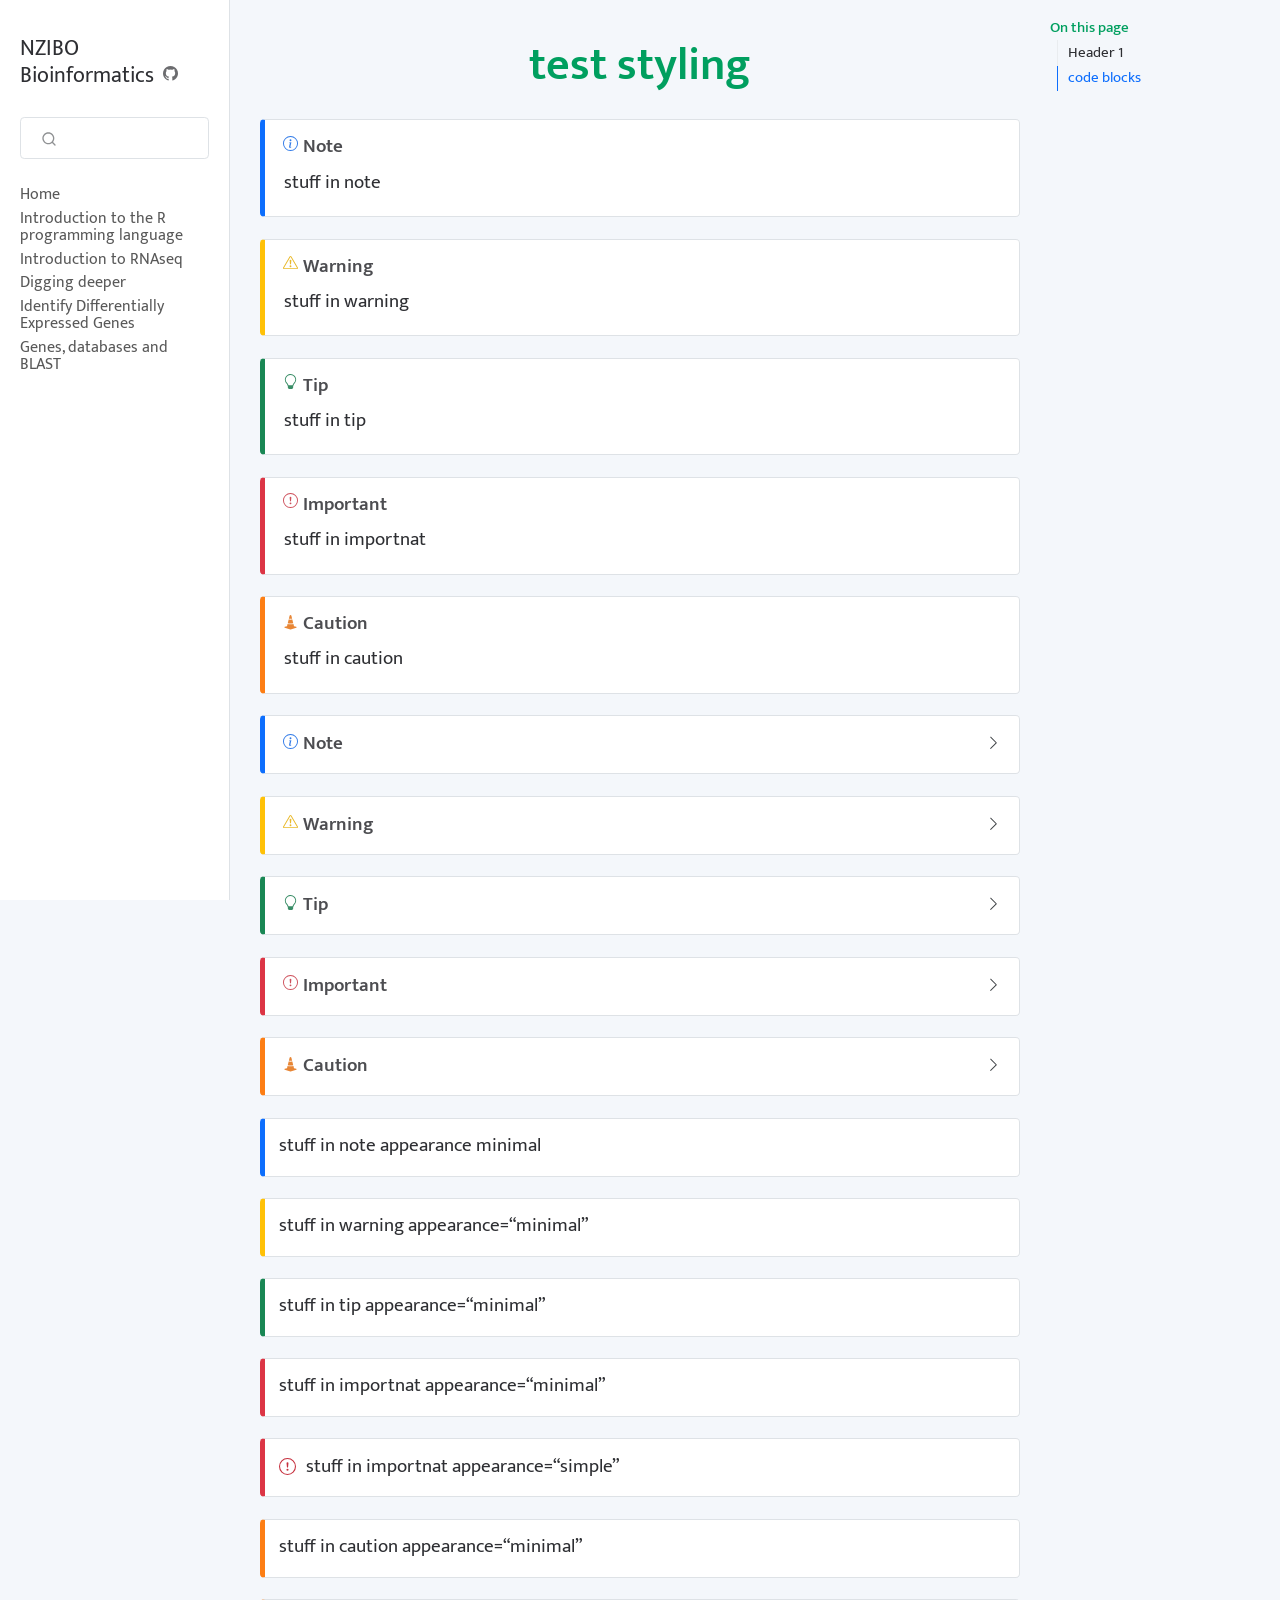
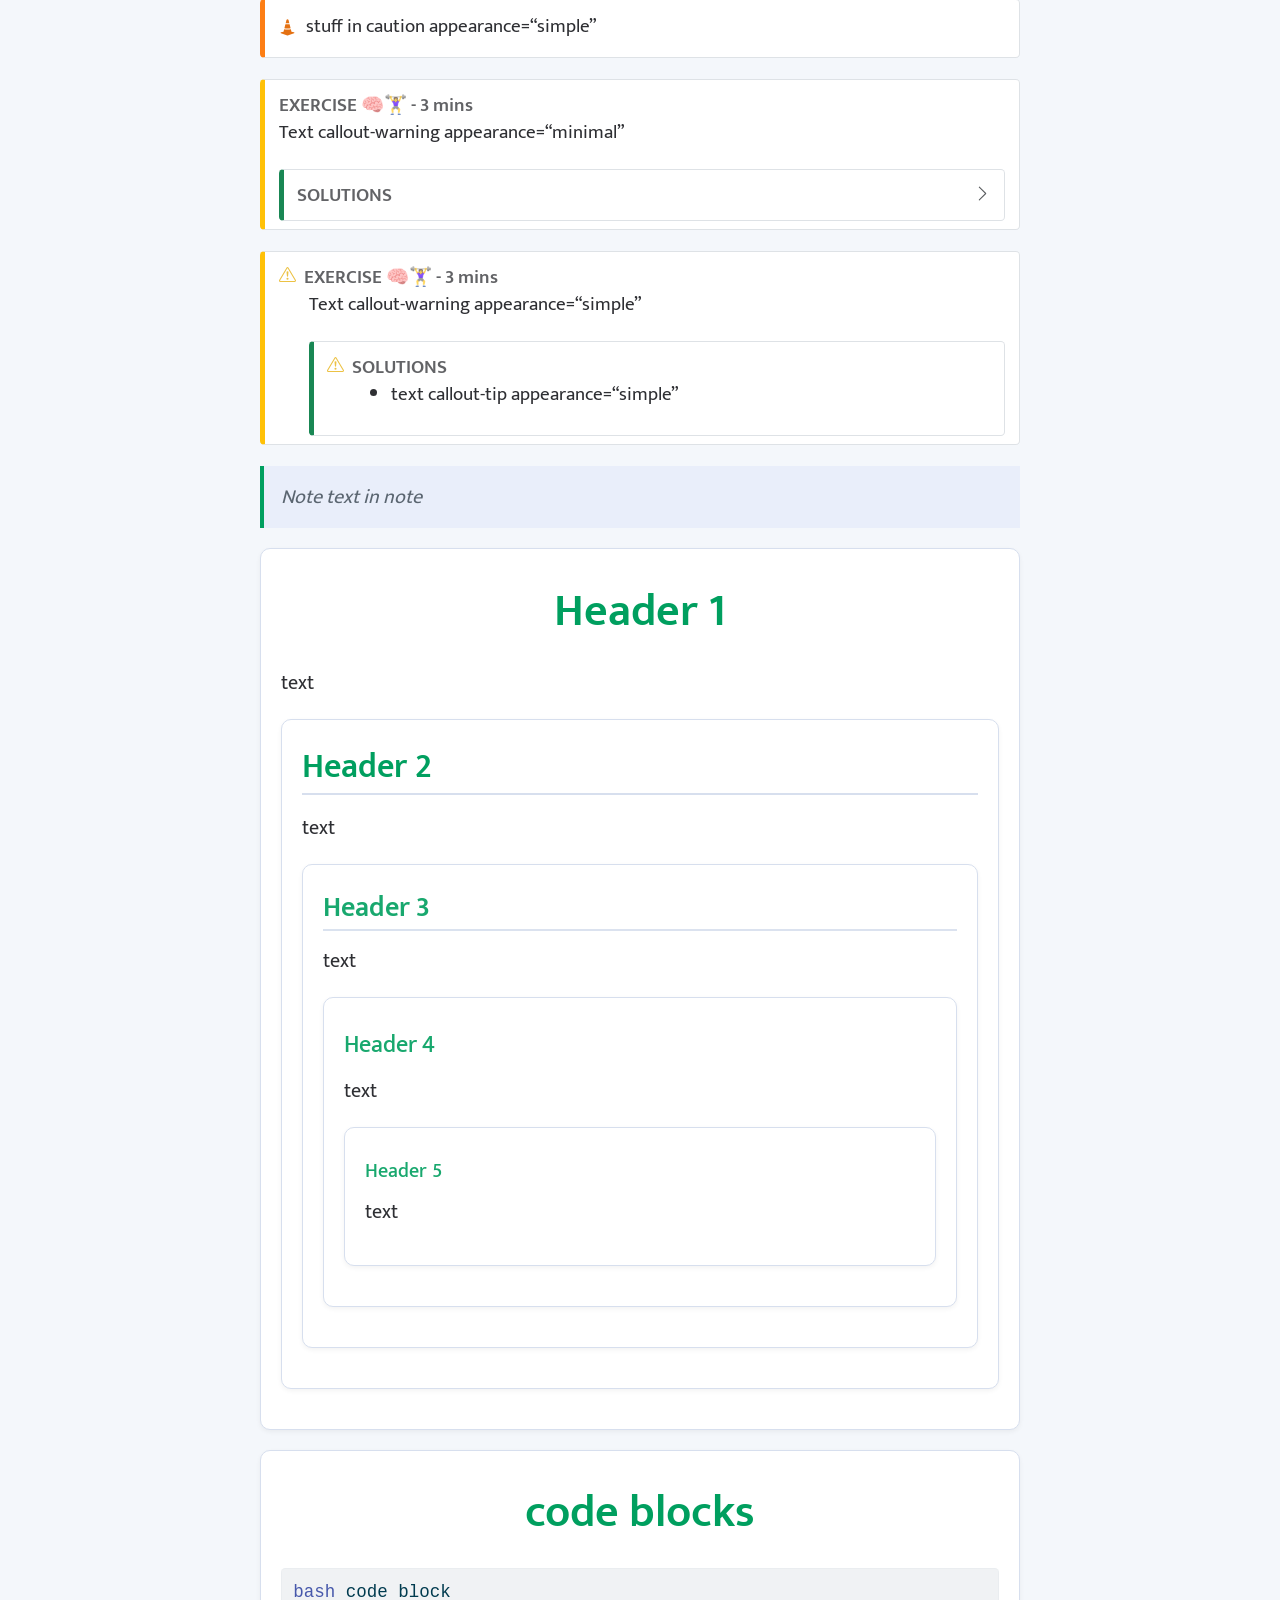
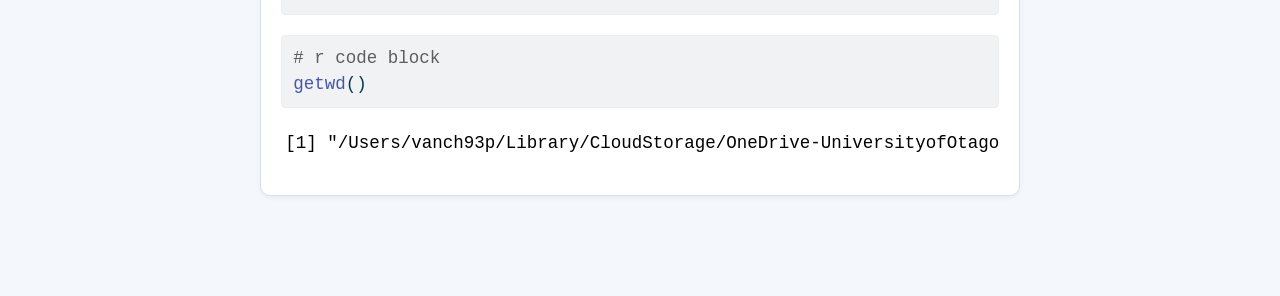
<file: docs/test-styling.html>
<!DOCTYPE html>
<html xmlns="http://www.w3.org/1999/xhtml" lang="en" xml:lang="en"><head>

<meta charset="utf-8">
<meta name="generator" content="quarto-1.7.31">

<meta name="viewport" content="width=device-width, initial-scale=1.0, user-scalable=yes">


<title>test styling – NZIBO Bioinformatics</title>
<style>
code{white-space: pre-wrap;}
span.smallcaps{font-variant: small-caps;}
div.columns{display: flex; gap: min(4vw, 1.5em);}
div.column{flex: auto; overflow-x: auto;}
div.hanging-indent{margin-left: 1.5em; text-indent: -1.5em;}
ul.task-list{list-style: none;}
ul.task-list li input[type="checkbox"] {
  width: 0.8em;
  margin: 0 0.8em 0.2em -1em; /* quarto-specific, see https://github.com/quarto-dev/quarto-cli/issues/4556 */ 
  vertical-align: middle;
}
/* CSS for syntax highlighting */
html { -webkit-text-size-adjust: 100%; }
pre > code.sourceCode { white-space: pre; position: relative; }
pre > code.sourceCode > span { display: inline-block; line-height: 1.25; }
pre > code.sourceCode > span:empty { height: 1.2em; }
.sourceCode { overflow: visible; }
code.sourceCode > span { color: inherit; text-decoration: inherit; }
div.sourceCode { margin: 1em 0; }
pre.sourceCode { margin: 0; }
@media screen {
div.sourceCode { overflow: auto; }
}
@media print {
pre > code.sourceCode { white-space: pre-wrap; }
pre > code.sourceCode > span { text-indent: -5em; padding-left: 5em; }
}
pre.numberSource code
  { counter-reset: source-line 0; }
pre.numberSource code > span
  { position: relative; left: -4em; counter-increment: source-line; }
pre.numberSource code > span > a:first-child::before
  { content: counter(source-line);
    position: relative; left: -1em; text-align: right; vertical-align: baseline;
    border: none; display: inline-block;
    -webkit-touch-callout: none; -webkit-user-select: none;
    -khtml-user-select: none; -moz-user-select: none;
    -ms-user-select: none; user-select: none;
    padding: 0 4px; width: 4em;
  }
pre.numberSource { margin-left: 3em;  padding-left: 4px; }
div.sourceCode
  {   }
@media screen {
pre > code.sourceCode > span > a:first-child::before { text-decoration: underline; }
}
</style>


<script src="site_libs/quarto-nav/quarto-nav.js"></script>
<script src="site_libs/quarto-nav/headroom.min.js"></script>
<script src="site_libs/clipboard/clipboard.min.js"></script>
<script src="site_libs/quarto-search/autocomplete.umd.js"></script>
<script src="site_libs/quarto-search/fuse.min.js"></script>
<script src="site_libs/quarto-search/quarto-search.js"></script>
<meta name="quarto:offset" content="./">
<link href="./theme-images/GA-image-black-favicon.png" rel="icon" type="image/png">
<script src="site_libs/quarto-html/quarto.js" type="module"></script>
<script src="site_libs/quarto-html/tabsets/tabsets.js" type="module"></script>
<script src="site_libs/quarto-html/popper.min.js"></script>
<script src="site_libs/quarto-html/tippy.umd.min.js"></script>
<script src="site_libs/quarto-html/anchor.min.js"></script>
<link href="site_libs/quarto-html/tippy.css" rel="stylesheet">
<link href="site_libs/quarto-html/quarto-syntax-highlighting-e1a5c8363afafaef2c763b6775fbf3ca.css" rel="stylesheet" id="quarto-text-highlighting-styles">
<script src="site_libs/bootstrap/bootstrap.min.js"></script>
<link href="site_libs/bootstrap/bootstrap-icons.css" rel="stylesheet">
<link href="site_libs/bootstrap/bootstrap-709f788519238433456b39eacb8aeed0.min.css" rel="stylesheet" append-hash="true" id="quarto-bootstrap" data-mode="light">
<script id="quarto-search-options" type="application/json">{
  "location": "sidebar",
  "copy-button": false,
  "collapse-after": 3,
  "panel-placement": "start",
  "type": "textbox",
  "limit": 50,
  "keyboard-shortcut": [
    "f",
    "/",
    "s"
  ],
  "show-item-context": false,
  "language": {
    "search-no-results-text": "No results",
    "search-matching-documents-text": "matching documents",
    "search-copy-link-title": "Copy link to search",
    "search-hide-matches-text": "Hide additional matches",
    "search-more-match-text": "more match in this document",
    "search-more-matches-text": "more matches in this document",
    "search-clear-button-title": "Clear",
    "search-text-placeholder": "",
    "search-detached-cancel-button-title": "Cancel",
    "search-submit-button-title": "Submit",
    "search-label": "Search"
  }
}</script>


<link rel="stylesheet" href="styles.css">
<meta property="og:title" content="test styling – NZIBO Bioinformatics">
<meta property="og:description" content="">
<meta property="og:site_name" content="NZIBO Bioinformatics">
</head>

<body class="nav-sidebar docked quarto-light">

<div id="quarto-search-results"></div>
  <header id="quarto-header" class="headroom fixed-top">
  <nav class="quarto-secondary-nav">
    <div class="container-fluid d-flex">
      <button type="button" class="quarto-btn-toggle btn" data-bs-toggle="collapse" role="button" data-bs-target=".quarto-sidebar-collapse-item" aria-controls="quarto-sidebar" aria-expanded="false" aria-label="Toggle sidebar navigation" onclick="if (window.quartoToggleHeadroom) { window.quartoToggleHeadroom(); }">
        <i class="bi bi-layout-text-sidebar-reverse"></i>
      </button>
        <nav class="quarto-page-breadcrumbs" aria-label="breadcrumb"><ol class="breadcrumb"><li class="breadcrumb-item">
      NZIBO Bioinformatics
      </li></ol></nav>
        <a class="flex-grow-1" role="navigation" data-bs-toggle="collapse" data-bs-target=".quarto-sidebar-collapse-item" aria-controls="quarto-sidebar" aria-expanded="false" aria-label="Toggle sidebar navigation" onclick="if (window.quartoToggleHeadroom) { window.quartoToggleHeadroom(); }">      
        </a>
      <button type="button" class="btn quarto-search-button" aria-label="Search" onclick="window.quartoOpenSearch();">
        <i class="bi bi-search"></i>
      </button>
    </div>
  </nav>
</header>
<!-- content -->
<div id="quarto-content" class="quarto-container page-columns page-rows-contents page-layout-full">
<!-- sidebar -->
  <nav id="quarto-sidebar" class="sidebar collapse collapse-horizontal quarto-sidebar-collapse-item sidebar-navigation docked overflow-auto">
    <div class="pt-lg-2 mt-2 text-left sidebar-header">
    <div class="sidebar-title mb-0 py-0">
      <a href="./">NZIBO Bioinformatics</a> 
        <div class="sidebar-tools-main">
    <a href="https://github.com/GenomicsAotearoa/NZIBO-bioinformatics-workshop-2026" title="Github" class="quarto-navigation-tool px-1" aria-label="Github"><i class="bi bi-github"></i></a>
</div>
    </div>
      </div>
        <div class="mt-2 flex-shrink-0 align-items-center">
        <div class="sidebar-search">
        <div id="quarto-search" class="" title="Search"></div>
        </div>
        </div>
    <div class="sidebar-menu-container"> 
    <ul class="list-unstyled mt-1">
        <li class="sidebar-item">
  <div class="sidebar-item-container"> 
  <a href="./index.html" class="sidebar-item-text sidebar-link">
 <span class="menu-text">Home</span></a>
  </div>
</li>
        <li class="sidebar-item">
  <div class="sidebar-item-container"> 
  <a href="./intro-to-R.html" class="sidebar-item-text sidebar-link">
 <span class="menu-text">Introduction to the R programming language</span></a>
  </div>
</li>
        <li class="sidebar-item">
  <div class="sidebar-item-container"> 
  <a href="./intro-to-rnaseq.html" class="sidebar-item-text sidebar-link">
 <span class="menu-text">Introduction to RNAseq</span></a>
  </div>
</li>
        <li class="sidebar-item">
  <div class="sidebar-item-container"> 
  <a href="./digging-deeper.html" class="sidebar-item-text sidebar-link">
 <span class="menu-text">Digging deeper</span></a>
  </div>
</li>
        <li class="sidebar-item">
  <div class="sidebar-item-container"> 
  <a href="./degs.html" class="sidebar-item-text sidebar-link">
 <span class="menu-text">Identify Differentially Expressed Genes</span></a>
  </div>
</li>
        <li class="sidebar-item">
  <div class="sidebar-item-container"> 
  <a href="./blast-off.html" class="sidebar-item-text sidebar-link">
 <span class="menu-text">Genes, databases and BLAST</span></a>
  </div>
</li>
    </ul>
    </div>
</nav>
<div id="quarto-sidebar-glass" class="quarto-sidebar-collapse-item" data-bs-toggle="collapse" data-bs-target=".quarto-sidebar-collapse-item"></div>
<!-- margin-sidebar -->
    <div id="quarto-margin-sidebar" class="sidebar margin-sidebar">
        <nav id="TOC" role="doc-toc" class="toc-active">
    <h2 id="toc-title">On this page</h2>
   
  <ul>
  <li><a href="#header-1" id="toc-header-1" class="nav-link active" data-scroll-target="#header-1">Header 1</a>
  <ul>
  <li><a href="#header-2" id="toc-header-2" class="nav-link" data-scroll-target="#header-2">Header 2</a>
  <ul class="collapse">
  <li><a href="#header-3" id="toc-header-3" class="nav-link" data-scroll-target="#header-3">Header 3</a>
  <ul class="collapse">
  <li><a href="#header-4" id="toc-header-4" class="nav-link" data-scroll-target="#header-4">Header 4</a></li>
  </ul></li>
  </ul></li>
  </ul></li>
  <li><a href="#code-blocks" id="toc-code-blocks" class="nav-link" data-scroll-target="#code-blocks">code blocks</a></li>
  </ul>
</nav>
    </div>
<!-- main -->
<main class="content column-body" id="quarto-document-content">

<header id="title-block-header" class="quarto-title-block default">
<div class="quarto-title">
<h1 class="title">test styling</h1>
</div>



<div class="quarto-title-meta column-body">

    
  
    
  </div>
  


</header>


<div class="callout callout-style-default callout-note callout-titled">
<div class="callout-header d-flex align-content-center">
<div class="callout-icon-container">
<i class="callout-icon"></i>
</div>
<div class="callout-title-container flex-fill">
Note
</div>
</div>
<div class="callout-body-container callout-body">
<p>stuff in note</p>
</div>
</div>
<div class="callout callout-style-default callout-warning callout-titled">
<div class="callout-header d-flex align-content-center">
<div class="callout-icon-container">
<i class="callout-icon"></i>
</div>
<div class="callout-title-container flex-fill">
Warning
</div>
</div>
<div class="callout-body-container callout-body">
<p>stuff in warning</p>
</div>
</div>
<div class="callout callout-style-default callout-tip callout-titled">
<div class="callout-header d-flex align-content-center">
<div class="callout-icon-container">
<i class="callout-icon"></i>
</div>
<div class="callout-title-container flex-fill">
Tip
</div>
</div>
<div class="callout-body-container callout-body">
<p>stuff in tip</p>
</div>
</div>
<div class="callout callout-style-default callout-important callout-titled">
<div class="callout-header d-flex align-content-center">
<div class="callout-icon-container">
<i class="callout-icon"></i>
</div>
<div class="callout-title-container flex-fill">
Important
</div>
</div>
<div class="callout-body-container callout-body">
<p>stuff in importnat</p>
</div>
</div>
<div class="callout callout-style-default callout-caution callout-titled">
<div class="callout-header d-flex align-content-center">
<div class="callout-icon-container">
<i class="callout-icon"></i>
</div>
<div class="callout-title-container flex-fill">
Caution
</div>
</div>
<div class="callout-body-container callout-body">
<p>stuff in caution</p>
</div>
</div>
<div class="callout callout-style-default callout-note callout-titled">
<div class="callout-header d-flex align-content-center" data-bs-toggle="collapse" data-bs-target=".callout-6-contents" aria-controls="callout-6" aria-expanded="false" aria-label="Toggle callout">
<div class="callout-icon-container">
<i class="callout-icon"></i>
</div>
<div class="callout-title-container flex-fill">
Note
</div>
<div class="callout-btn-toggle d-inline-block border-0 py-1 ps-1 pe-0 float-end"><i class="callout-toggle"></i></div>
</div>
<div id="callout-6" class="callout-6-contents callout-collapse collapse">
<div class="callout-body-container callout-body">
<p>stuff in note</p>
</div>
</div>
</div>
<div class="callout callout-style-default callout-warning callout-titled">
<div class="callout-header d-flex align-content-center" data-bs-toggle="collapse" data-bs-target=".callout-7-contents" aria-controls="callout-7" aria-expanded="false" aria-label="Toggle callout">
<div class="callout-icon-container">
<i class="callout-icon"></i>
</div>
<div class="callout-title-container flex-fill">
Warning
</div>
<div class="callout-btn-toggle d-inline-block border-0 py-1 ps-1 pe-0 float-end"><i class="callout-toggle"></i></div>
</div>
<div id="callout-7" class="callout-7-contents callout-collapse collapse">
<div class="callout-body-container callout-body">
<p>stuff in warning</p>
</div>
</div>
</div>
<div class="callout callout-style-default callout-tip callout-titled">
<div class="callout-header d-flex align-content-center" data-bs-toggle="collapse" data-bs-target=".callout-8-contents" aria-controls="callout-8" aria-expanded="false" aria-label="Toggle callout">
<div class="callout-icon-container">
<i class="callout-icon"></i>
</div>
<div class="callout-title-container flex-fill">
Tip
</div>
<div class="callout-btn-toggle d-inline-block border-0 py-1 ps-1 pe-0 float-end"><i class="callout-toggle"></i></div>
</div>
<div id="callout-8" class="callout-8-contents callout-collapse collapse">
<div class="callout-body-container callout-body">
<p>stuff in tip</p>
</div>
</div>
</div>
<div class="callout callout-style-default callout-important callout-titled">
<div class="callout-header d-flex align-content-center" data-bs-toggle="collapse" data-bs-target=".callout-9-contents" aria-controls="callout-9" aria-expanded="false" aria-label="Toggle callout">
<div class="callout-icon-container">
<i class="callout-icon"></i>
</div>
<div class="callout-title-container flex-fill">
Important
</div>
<div class="callout-btn-toggle d-inline-block border-0 py-1 ps-1 pe-0 float-end"><i class="callout-toggle"></i></div>
</div>
<div id="callout-9" class="callout-9-contents callout-collapse collapse">
<div class="callout-body-container callout-body">
<p>stuff in importnat</p>
</div>
</div>
</div>
<div class="callout callout-style-default callout-caution callout-titled">
<div class="callout-header d-flex align-content-center" data-bs-toggle="collapse" data-bs-target=".callout-10-contents" aria-controls="callout-10" aria-expanded="false" aria-label="Toggle callout">
<div class="callout-icon-container">
<i class="callout-icon"></i>
</div>
<div class="callout-title-container flex-fill">
Caution
</div>
<div class="callout-btn-toggle d-inline-block border-0 py-1 ps-1 pe-0 float-end"><i class="callout-toggle"></i></div>
</div>
<div id="callout-10" class="callout-10-contents callout-collapse collapse">
<div class="callout-body-container callout-body">
<p>stuff in caution</p>
</div>
</div>
</div>
<div class="callout callout-style-simple callout-note no-icon">
<div class="callout-body d-flex">
<div class="callout-icon-container">
<i class="callout-icon no-icon"></i>
</div>
<div class="callout-body-container">
<p>stuff in note appearance minimal</p>
</div>
</div>
</div>
<div class="callout callout-style-simple callout-warning no-icon">
<div class="callout-body d-flex">
<div class="callout-icon-container">
<i class="callout-icon no-icon"></i>
</div>
<div class="callout-body-container">
<p>stuff in warning appearance=“minimal”</p>
</div>
</div>
</div>
<div class="callout callout-style-simple callout-tip no-icon">
<div class="callout-body d-flex">
<div class="callout-icon-container">
<i class="callout-icon no-icon"></i>
</div>
<div class="callout-body-container">
<p>stuff in tip appearance=“minimal”</p>
</div>
</div>
</div>
<div class="callout callout-style-simple callout-important no-icon">
<div class="callout-body d-flex">
<div class="callout-icon-container">
<i class="callout-icon no-icon"></i>
</div>
<div class="callout-body-container">
<p>stuff in importnat appearance=“minimal”</p>
</div>
</div>
</div>
<div class="callout callout-style-simple callout-important">
<div class="callout-body d-flex">
<div class="callout-icon-container">
<i class="callout-icon"></i>
</div>
<div class="callout-body-container">
<p>stuff in importnat appearance=“simple”</p>
</div>
</div>
</div>
<div class="callout callout-style-simple callout-caution no-icon">
<div class="callout-body d-flex">
<div class="callout-icon-container">
<i class="callout-icon no-icon"></i>
</div>
<div class="callout-body-container">
<p>stuff in caution appearance=“minimal”</p>
</div>
</div>
</div>
<div class="callout callout-style-simple callout-caution">
<div class="callout-body d-flex">
<div class="callout-icon-container">
<i class="callout-icon"></i>
</div>
<div class="callout-body-container">
<p>stuff in caution appearance=“simple”</p>
</div>
</div>
</div>
<div class="callout callout-style-simple callout-warning no-icon callout-titled">
<div class="callout-header d-flex align-content-center">
<div class="callout-icon-container">
<i class="callout-icon no-icon"></i>
</div>
<div class="callout-title-container flex-fill">
EXERCISE 🧠🏋️‍♀️ - 3 mins
</div>
</div>
<div class="callout-body-container callout-body">
<p>Text callout-warning appearance=“minimal”</p>
<div class="callout callout-style-simple callout-tip no-icon callout-titled">
<div class="callout-header d-flex align-content-center" data-bs-toggle="collapse" data-bs-target=".callout-11-contents" aria-controls="callout-11" aria-expanded="false" aria-label="Toggle callout">
<div class="callout-icon-container">
<i class="callout-icon no-icon"></i>
</div>
<div class="callout-title-container flex-fill">
SOLUTIONS
</div>
<div class="callout-btn-toggle d-inline-block border-0 py-1 ps-1 pe-0 float-end"><i class="callout-toggle"></i></div>
</div>
<div id="callout-11" class="callout-11-contents callout-collapse collapse">
<div class="callout-body-container callout-body">
<ul>
<li>text callout-tip collapse=“true” appearance=“minimal</li>
</ul>
</div>
</div>
</div>
</div>
</div>
<div class="callout callout-style-simple callout-warning callout-titled">
<div class="callout-header d-flex align-content-center">
<div class="callout-icon-container">
<i class="callout-icon"></i>
</div>
<div class="callout-title-container flex-fill">
EXERCISE 🧠🏋️‍♀️ - 3 mins
</div>
</div>
<div class="callout-body-container callout-body">
<p>Text callout-warning appearance=“simple”</p>
<div class="callout callout-style-simple callout-tip callout-titled">
<div class="callout-header d-flex align-content-center">
<div class="callout-icon-container">
<i class="callout-icon"></i>
</div>
<div class="callout-title-container flex-fill">
SOLUTIONS
</div>
</div>
<div class="callout-body-container callout-body">
<ul>
<li>text callout-tip appearance=“simple”</li>
</ul>
</div>
</div>
</div>
</div>
<blockquote class="blockquote">
<p>Note text in note</p>
</blockquote>
<section id="header-1" class="level1">
<h1>Header 1</h1>
<p>text</p>
<section id="header-2" class="level2">
<h2 class="anchored" data-anchor-id="header-2">Header 2</h2>
<p>text</p>
<section id="header-3" class="level3">
<h3 class="anchored" data-anchor-id="header-3">Header 3</h3>
<p>text</p>
<section id="header-4" class="level4">
<h4 class="anchored" data-anchor-id="header-4">Header 4</h4>
<p>text</p>
<section id="header-5" class="level5">
<h5 class="anchored" data-anchor-id="header-5">Header 5</h5>
<p>text</p>
</section>
</section>
</section>
</section>
</section>
<section id="code-blocks" class="level1">
<h1>code blocks</h1>
<div class="sourceCode" id="cb1"><pre class="sourceCode bash code-with-copy"><code class="sourceCode bash"><span id="cb1-1"><a href="#cb1-1" aria-hidden="true" tabindex="-1"></a><span class="fu">bash</span> code block</span></code><button title="Copy to Clipboard" class="code-copy-button"><i class="bi"></i></button></pre></div>
<div class="cell">
<div class="sourceCode cell-code" id="cb2"><pre class="sourceCode r code-with-copy"><code class="sourceCode r"><span id="cb2-1"><a href="#cb2-1" aria-hidden="true" tabindex="-1"></a><span class="co"># r code block</span></span>
<span id="cb2-2"><a href="#cb2-2" aria-hidden="true" tabindex="-1"></a><span class="fu">getwd</span>()</span></code><button title="Copy to Clipboard" class="code-copy-button"><i class="bi"></i></button></pre></div>
<div class="cell-output cell-output-stdout">
<pre><code>[1] "/Users/vanch93p/Library/CloudStorage/OneDrive-UniversityofOtago/GenomicsAotearoa/Conferences-meetings-engagements/NZIBO2026/NZIBO-workshop-april2026"</code></pre>
</div>
</div>


</section>

</main> <!-- /main -->
<script id="quarto-html-after-body" type="application/javascript">
  window.document.addEventListener("DOMContentLoaded", function (event) {
    const icon = "";
    const anchorJS = new window.AnchorJS();
    anchorJS.options = {
      placement: 'right',
      icon: icon
    };
    anchorJS.add('.anchored');
    const isCodeAnnotation = (el) => {
      for (const clz of el.classList) {
        if (clz.startsWith('code-annotation-')) {                     
          return true;
        }
      }
      return false;
    }
    const onCopySuccess = function(e) {
      // button target
      const button = e.trigger;
      // don't keep focus
      button.blur();
      // flash "checked"
      button.classList.add('code-copy-button-checked');
      var currentTitle = button.getAttribute("title");
      button.setAttribute("title", "Copied!");
      let tooltip;
      if (window.bootstrap) {
        button.setAttribute("data-bs-toggle", "tooltip");
        button.setAttribute("data-bs-placement", "left");
        button.setAttribute("data-bs-title", "Copied!");
        tooltip = new bootstrap.Tooltip(button, 
          { trigger: "manual", 
            customClass: "code-copy-button-tooltip",
            offset: [0, -8]});
        tooltip.show();    
      }
      setTimeout(function() {
        if (tooltip) {
          tooltip.hide();
          button.removeAttribute("data-bs-title");
          button.removeAttribute("data-bs-toggle");
          button.removeAttribute("data-bs-placement");
        }
        button.setAttribute("title", currentTitle);
        button.classList.remove('code-copy-button-checked');
      }, 1000);
      // clear code selection
      e.clearSelection();
    }
    const getTextToCopy = function(trigger) {
        const codeEl = trigger.previousElementSibling.cloneNode(true);
        for (const childEl of codeEl.children) {
          if (isCodeAnnotation(childEl)) {
            childEl.remove();
          }
        }
        return codeEl.innerText;
    }
    const clipboard = new window.ClipboardJS('.code-copy-button:not([data-in-quarto-modal])', {
      text: getTextToCopy
    });
    clipboard.on('success', onCopySuccess);
    if (window.document.getElementById('quarto-embedded-source-code-modal')) {
      const clipboardModal = new window.ClipboardJS('.code-copy-button[data-in-quarto-modal]', {
        text: getTextToCopy,
        container: window.document.getElementById('quarto-embedded-source-code-modal')
      });
      clipboardModal.on('success', onCopySuccess);
    }
      var localhostRegex = new RegExp(/^(?:http|https):\/\/localhost\:?[0-9]*\//);
      var mailtoRegex = new RegExp(/^mailto:/);
        var filterRegex = new RegExp('/' + window.location.host + '/');
      var isInternal = (href) => {
          return filterRegex.test(href) || localhostRegex.test(href) || mailtoRegex.test(href);
      }
      // Inspect non-navigation links and adorn them if external
     var links = window.document.querySelectorAll('a[href]:not(.nav-link):not(.navbar-brand):not(.toc-action):not(.sidebar-link):not(.sidebar-item-toggle):not(.pagination-link):not(.no-external):not([aria-hidden]):not(.dropdown-item):not(.quarto-navigation-tool):not(.about-link)');
      for (var i=0; i<links.length; i++) {
        const link = links[i];
        if (!isInternal(link.href)) {
          // undo the damage that might have been done by quarto-nav.js in the case of
          // links that we want to consider external
          if (link.dataset.originalHref !== undefined) {
            link.href = link.dataset.originalHref;
          }
        }
      }
    function tippyHover(el, contentFn, onTriggerFn, onUntriggerFn) {
      const config = {
        allowHTML: true,
        maxWidth: 500,
        delay: 100,
        arrow: false,
        appendTo: function(el) {
            return el.parentElement;
        },
        interactive: true,
        interactiveBorder: 10,
        theme: 'quarto',
        placement: 'bottom-start',
      };
      if (contentFn) {
        config.content = contentFn;
      }
      if (onTriggerFn) {
        config.onTrigger = onTriggerFn;
      }
      if (onUntriggerFn) {
        config.onUntrigger = onUntriggerFn;
      }
      window.tippy(el, config); 
    }
    const noterefs = window.document.querySelectorAll('a[role="doc-noteref"]');
    for (var i=0; i<noterefs.length; i++) {
      const ref = noterefs[i];
      tippyHover(ref, function() {
        // use id or data attribute instead here
        let href = ref.getAttribute('data-footnote-href') || ref.getAttribute('href');
        try { href = new URL(href).hash; } catch {}
        const id = href.replace(/^#\/?/, "");
        const note = window.document.getElementById(id);
        if (note) {
          return note.innerHTML;
        } else {
          return "";
        }
      });
    }
    const xrefs = window.document.querySelectorAll('a.quarto-xref');
    const processXRef = (id, note) => {
      // Strip column container classes
      const stripColumnClz = (el) => {
        el.classList.remove("page-full", "page-columns");
        if (el.children) {
          for (const child of el.children) {
            stripColumnClz(child);
          }
        }
      }
      stripColumnClz(note)
      if (id === null || id.startsWith('sec-')) {
        // Special case sections, only their first couple elements
        const container = document.createElement("div");
        if (note.children && note.children.length > 2) {
          container.appendChild(note.children[0].cloneNode(true));
          for (let i = 1; i < note.children.length; i++) {
            const child = note.children[i];
            if (child.tagName === "P" && child.innerText === "") {
              continue;
            } else {
              container.appendChild(child.cloneNode(true));
              break;
            }
          }
          if (window.Quarto?.typesetMath) {
            window.Quarto.typesetMath(container);
          }
          return container.innerHTML
        } else {
          if (window.Quarto?.typesetMath) {
            window.Quarto.typesetMath(note);
          }
          return note.innerHTML;
        }
      } else {
        // Remove any anchor links if they are present
        const anchorLink = note.querySelector('a.anchorjs-link');
        if (anchorLink) {
          anchorLink.remove();
        }
        if (window.Quarto?.typesetMath) {
          window.Quarto.typesetMath(note);
        }
        if (note.classList.contains("callout")) {
          return note.outerHTML;
        } else {
          return note.innerHTML;
        }
      }
    }
    for (var i=0; i<xrefs.length; i++) {
      const xref = xrefs[i];
      tippyHover(xref, undefined, function(instance) {
        instance.disable();
        let url = xref.getAttribute('href');
        let hash = undefined; 
        if (url.startsWith('#')) {
          hash = url;
        } else {
          try { hash = new URL(url).hash; } catch {}
        }
        if (hash) {
          const id = hash.replace(/^#\/?/, "");
          const note = window.document.getElementById(id);
          if (note !== null) {
            try {
              const html = processXRef(id, note.cloneNode(true));
              instance.setContent(html);
            } finally {
              instance.enable();
              instance.show();
            }
          } else {
            // See if we can fetch this
            fetch(url.split('#')[0])
            .then(res => res.text())
            .then(html => {
              const parser = new DOMParser();
              const htmlDoc = parser.parseFromString(html, "text/html");
              const note = htmlDoc.getElementById(id);
              if (note !== null) {
                const html = processXRef(id, note);
                instance.setContent(html);
              } 
            }).finally(() => {
              instance.enable();
              instance.show();
            });
          }
        } else {
          // See if we can fetch a full url (with no hash to target)
          // This is a special case and we should probably do some content thinning / targeting
          fetch(url)
          .then(res => res.text())
          .then(html => {
            const parser = new DOMParser();
            const htmlDoc = parser.parseFromString(html, "text/html");
            const note = htmlDoc.querySelector('main.content');
            if (note !== null) {
              // This should only happen for chapter cross references
              // (since there is no id in the URL)
              // remove the first header
              if (note.children.length > 0 && note.children[0].tagName === "HEADER") {
                note.children[0].remove();
              }
              const html = processXRef(null, note);
              instance.setContent(html);
            } 
          }).finally(() => {
            instance.enable();
            instance.show();
          });
        }
      }, function(instance) {
      });
    }
        let selectedAnnoteEl;
        const selectorForAnnotation = ( cell, annotation) => {
          let cellAttr = 'data-code-cell="' + cell + '"';
          let lineAttr = 'data-code-annotation="' +  annotation + '"';
          const selector = 'span[' + cellAttr + '][' + lineAttr + ']';
          return selector;
        }
        const selectCodeLines = (annoteEl) => {
          const doc = window.document;
          const targetCell = annoteEl.getAttribute("data-target-cell");
          const targetAnnotation = annoteEl.getAttribute("data-target-annotation");
          const annoteSpan = window.document.querySelector(selectorForAnnotation(targetCell, targetAnnotation));
          const lines = annoteSpan.getAttribute("data-code-lines").split(",");
          const lineIds = lines.map((line) => {
            return targetCell + "-" + line;
          })
          let top = null;
          let height = null;
          let parent = null;
          if (lineIds.length > 0) {
              //compute the position of the single el (top and bottom and make a div)
              const el = window.document.getElementById(lineIds[0]);
              top = el.offsetTop;
              height = el.offsetHeight;
              parent = el.parentElement.parentElement;
            if (lineIds.length > 1) {
              const lastEl = window.document.getElementById(lineIds[lineIds.length - 1]);
              const bottom = lastEl.offsetTop + lastEl.offsetHeight;
              height = bottom - top;
            }
            if (top !== null && height !== null && parent !== null) {
              // cook up a div (if necessary) and position it 
              let div = window.document.getElementById("code-annotation-line-highlight");
              if (div === null) {
                div = window.document.createElement("div");
                div.setAttribute("id", "code-annotation-line-highlight");
                div.style.position = 'absolute';
                parent.appendChild(div);
              }
              div.style.top = top - 2 + "px";
              div.style.height = height + 4 + "px";
              div.style.left = 0;
              let gutterDiv = window.document.getElementById("code-annotation-line-highlight-gutter");
              if (gutterDiv === null) {
                gutterDiv = window.document.createElement("div");
                gutterDiv.setAttribute("id", "code-annotation-line-highlight-gutter");
                gutterDiv.style.position = 'absolute';
                const codeCell = window.document.getElementById(targetCell);
                const gutter = codeCell.querySelector('.code-annotation-gutter');
                gutter.appendChild(gutterDiv);
              }
              gutterDiv.style.top = top - 2 + "px";
              gutterDiv.style.height = height + 4 + "px";
            }
            selectedAnnoteEl = annoteEl;
          }
        };
        const unselectCodeLines = () => {
          const elementsIds = ["code-annotation-line-highlight", "code-annotation-line-highlight-gutter"];
          elementsIds.forEach((elId) => {
            const div = window.document.getElementById(elId);
            if (div) {
              div.remove();
            }
          });
          selectedAnnoteEl = undefined;
        };
          // Handle positioning of the toggle
      window.addEventListener(
        "resize",
        throttle(() => {
          elRect = undefined;
          if (selectedAnnoteEl) {
            selectCodeLines(selectedAnnoteEl);
          }
        }, 10)
      );
      function throttle(fn, ms) {
      let throttle = false;
      let timer;
        return (...args) => {
          if(!throttle) { // first call gets through
              fn.apply(this, args);
              throttle = true;
          } else { // all the others get throttled
              if(timer) clearTimeout(timer); // cancel #2
              timer = setTimeout(() => {
                fn.apply(this, args);
                timer = throttle = false;
              }, ms);
          }
        };
      }
        // Attach click handler to the DT
        const annoteDls = window.document.querySelectorAll('dt[data-target-cell]');
        for (const annoteDlNode of annoteDls) {
          annoteDlNode.addEventListener('click', (event) => {
            const clickedEl = event.target;
            if (clickedEl !== selectedAnnoteEl) {
              unselectCodeLines();
              const activeEl = window.document.querySelector('dt[data-target-cell].code-annotation-active');
              if (activeEl) {
                activeEl.classList.remove('code-annotation-active');
              }
              selectCodeLines(clickedEl);
              clickedEl.classList.add('code-annotation-active');
            } else {
              // Unselect the line
              unselectCodeLines();
              clickedEl.classList.remove('code-annotation-active');
            }
          });
        }
    const findCites = (el) => {
      const parentEl = el.parentElement;
      if (parentEl) {
        const cites = parentEl.dataset.cites;
        if (cites) {
          return {
            el,
            cites: cites.split(' ')
          };
        } else {
          return findCites(el.parentElement)
        }
      } else {
        return undefined;
      }
    };
    var bibliorefs = window.document.querySelectorAll('a[role="doc-biblioref"]');
    for (var i=0; i<bibliorefs.length; i++) {
      const ref = bibliorefs[i];
      const citeInfo = findCites(ref);
      if (citeInfo) {
        tippyHover(citeInfo.el, function() {
          var popup = window.document.createElement('div');
          citeInfo.cites.forEach(function(cite) {
            var citeDiv = window.document.createElement('div');
            citeDiv.classList.add('hanging-indent');
            citeDiv.classList.add('csl-entry');
            var biblioDiv = window.document.getElementById('ref-' + cite);
            if (biblioDiv) {
              citeDiv.innerHTML = biblioDiv.innerHTML;
            }
            popup.appendChild(citeDiv);
          });
          return popup.innerHTML;
        });
      }
    }
  });
  </script>
</div> <!-- /content -->




</body></html>
</file>
<file: docs/site_libs/quarto-html/tippy.css>
.tippy-box[data-animation=fade][data-state=hidden]{opacity:0}[data-tippy-root]{max-width:calc(100vw - 10px)}.tippy-box{position:relative;background-color:#333;color:#fff;border-radius:4px;font-size:14px;line-height:1.4;white-space:normal;outline:0;transition-property:transform,visibility,opacity}.tippy-box[data-placement^=top]>.tippy-arrow{bottom:0}.tippy-box[data-placement^=top]>.tippy-arrow:before{bottom:-7px;left:0;border-width:8px 8px 0;border-top-color:initial;transform-origin:center top}.tippy-box[data-placement^=bottom]>.tippy-arrow{top:0}.tippy-box[data-placement^=bottom]>.tippy-arrow:before{top:-7px;left:0;border-width:0 8px 8px;border-bottom-color:initial;transform-origin:center bottom}.tippy-box[data-placement^=left]>.tippy-arrow{right:0}.tippy-box[data-placement^=left]>.tippy-arrow:before{border-width:8px 0 8px 8px;border-left-color:initial;right:-7px;transform-origin:center left}.tippy-box[data-placement^=right]>.tippy-arrow{left:0}.tippy-box[data-placement^=right]>.tippy-arrow:before{left:-7px;border-width:8px 8px 8px 0;border-right-color:initial;transform-origin:center right}.tippy-box[data-inertia][data-state=visible]{transition-timing-function:cubic-bezier(.54,1.5,.38,1.11)}.tippy-arrow{width:16px;height:16px;color:#333}.tippy-arrow:before{content:"";position:absolute;border-color:transparent;border-style:solid}.tippy-content{position:relative;padding:5px 9px;z-index:1}
</file>
<file: docs/site_libs/quarto-html/quarto-syntax-highlighting-e1a5c8363afafaef2c763b6775fbf3ca.css>
/* quarto syntax highlight colors */
:root {
  --quarto-hl-ot-color: #003B4F;
  --quarto-hl-at-color: #657422;
  --quarto-hl-ss-color: #20794D;
  --quarto-hl-an-color: #5E5E5E;
  --quarto-hl-fu-color: #4758AB;
  --quarto-hl-st-color: #20794D;
  --quarto-hl-cf-color: #003B4F;
  --quarto-hl-op-color: #5E5E5E;
  --quarto-hl-er-color: #AD0000;
  --quarto-hl-bn-color: #AD0000;
  --quarto-hl-al-color: #AD0000;
  --quarto-hl-va-color: #111111;
  --quarto-hl-bu-color: inherit;
  --quarto-hl-ex-color: inherit;
  --quarto-hl-pp-color: #AD0000;
  --quarto-hl-in-color: #5E5E5E;
  --quarto-hl-vs-color: #20794D;
  --quarto-hl-wa-color: #5E5E5E;
  --quarto-hl-do-color: #5E5E5E;
  --quarto-hl-im-color: #00769E;
  --quarto-hl-ch-color: #20794D;
  --quarto-hl-dt-color: #AD0000;
  --quarto-hl-fl-color: #AD0000;
  --quarto-hl-co-color: #5E5E5E;
  --quarto-hl-cv-color: #5E5E5E;
  --quarto-hl-cn-color: #8f5902;
  --quarto-hl-sc-color: #5E5E5E;
  --quarto-hl-dv-color: #AD0000;
  --quarto-hl-kw-color: #003B4F;
}

/* other quarto variables */
:root {
  --quarto-font-monospace: SFMono-Regular, Menlo, Monaco, Consolas, "Liberation Mono", "Courier New", monospace;
}

/* syntax highlight based on Pandoc's rules */
pre > code.sourceCode > span {
  color: #003B4F;
}

code.sourceCode > span {
  color: #003B4F;
}

div.sourceCode,
div.sourceCode pre.sourceCode {
  color: #003B4F;
}

/* Normal */
code span {
  color: #003B4F;
}

/* Alert */
code span.al {
  color: #AD0000;
  font-style: inherit;
}

/* Annotation */
code span.an {
  color: #5E5E5E;
  font-style: inherit;
}

/* Attribute */
code span.at {
  color: #657422;
  font-style: inherit;
}

/* BaseN */
code span.bn {
  color: #AD0000;
  font-style: inherit;
}

/* BuiltIn */
code span.bu {
  font-style: inherit;
}

/* ControlFlow */
code span.cf {
  color: #003B4F;
  font-weight: bold;
  font-style: inherit;
}

/* Char */
code span.ch {
  color: #20794D;
  font-style: inherit;
}

/* Constant */
code span.cn {
  color: #8f5902;
  font-style: inherit;
}

/* Comment */
code span.co {
  color: #5E5E5E;
  font-style: inherit;
}

/* CommentVar */
code span.cv {
  color: #5E5E5E;
  font-style: italic;
}

/* Documentation */
code span.do {
  color: #5E5E5E;
  font-style: italic;
}

/* DataType */
code span.dt {
  color: #AD0000;
  font-style: inherit;
}

/* DecVal */
code span.dv {
  color: #AD0000;
  font-style: inherit;
}

/* Error */
code span.er {
  color: #AD0000;
  font-style: inherit;
}

/* Extension */
code span.ex {
  font-style: inherit;
}

/* Float */
code span.fl {
  color: #AD0000;
  font-style: inherit;
}

/* Function */
code span.fu {
  color: #4758AB;
  font-style: inherit;
}

/* Import */
code span.im {
  color: #00769E;
  font-style: inherit;
}

/* Information */
code span.in {
  color: #5E5E5E;
  font-style: inherit;
}

/* Keyword */
code span.kw {
  color: #003B4F;
  font-weight: bold;
  font-style: inherit;
}

/* Operator */
code span.op {
  color: #5E5E5E;
  font-style: inherit;
}

/* Other */
code span.ot {
  color: #003B4F;
  font-style: inherit;
}

/* Preprocessor */
code span.pp {
  color: #AD0000;
  font-style: inherit;
}

/* SpecialChar */
code span.sc {
  color: #5E5E5E;
  font-style: inherit;
}

/* SpecialString */
code span.ss {
  color: #20794D;
  font-style: inherit;
}

/* String */
code span.st {
  color: #20794D;
  font-style: inherit;
}

/* Variable */
code span.va {
  color: #111111;
  font-style: inherit;
}

/* VerbatimString */
code span.vs {
  color: #20794D;
  font-style: inherit;
}

/* Warning */
code span.wa {
  color: #5E5E5E;
  font-style: italic;
}

.prevent-inlining {
  content: "</";
}

/*# sourceMappingURL=c735b2cac6c846c1abc72f5ce1520814.css.map */
</file>
<file: docs/styles.css>
/* Import Roboto and Mukta font */
@import url('https://fonts.googleapis.com/css2?family=Roboto:wght@400;700&display=swap');
@import url('https://fonts.googleapis.com/css2?family=Mukta:wght@300;400;500;700&display=swap');

/* Apply font globally */
body, h1, h2, h3, h4, h5, h6, p, a, button, table, blockquote {
    font-family: 'Mukta', -apple-system, BlinkMacSystemFont, 'Roboto', 'Helvetica Neue', Helvetica, Arial, sans-serif;
}

/* global font bigger */
html, body {
  font-size: 20px;
}

/* General page styling */
body {
    background-color: #F4F7FB;
    color: #2E2F33;
    line-height: 1.6;
    margin: 0;
    padding: 0;
}

/* image align */
.center {
    display: block;
    margin-left: auto;
    margin-right: auto;
    text-align: center;
}

/* Sections */
section {
    border: 1px solid #D7DFEE;
    background-color: #FFFFFF;
    padding: 20px;
    margin: 20px 0;
    border-radius: 10px;
    box-shadow: 0px 2px 5px rgba(0,0,0,0.05);
}

/* Headings */

h1 {
    color: #009F5F; 
    border-bottom: 0px solid #D7DFEE;
    padding-bottom: 5px;
    padding-top: 5px;
    margin-top: 0.2em;
    margin-bottom: 0.5em;
    text-align: center;
}

h2, h3 {
    color: #009F5F; 
    border-bottom: 2px solid #D7DFEE;
    padding-bottom: 5px;
    padding-top: 5px;
    margin-top: 0;
    margin-bottom: 0.5em;
}

h1 { font-size: 2.3em; }
h2 { font-size: 1.7em; }
h3 { font-size: 1.4em; }
h4 { font-size: 1.2em; }
h5 { font-size: 1em; }
h6 { font-size: 0.9em; }

h4, h5, h6 {
    color: #009F5F;
    border-bottom: 0;
    padding-bottom: 3px;
    margin-top: 0.5em;
    margin-bottom: 0.5em;
}

/* Custom GA block */
.ga-logo-block,
.ga-logo-block a {
    color: #FFFFFF !important;
}
.ga-logo-block a:hover {
    color: #D7DFEE !important;
}

/* Remove the underline ONLY in this block */
.ga-logo-block .no-underline-h2 {
    border-bottom: none !important;
}

/* Links */
a {
    color: #009F5F;
    text-decoration: none;
}
a:hover {
    color: #005A36;
    text-decoration: underline;
}

/* Buttons */
button, .nav-button {
    background-color: #009F5F;
    color: #FFFFFF;
    border: none;
    border-radius: 5px;
    padding: 10px 20px;
    cursor: pointer;
    transition: background 0.3s, transform 0.2s;
}
button:hover, .nav-button:hover {
    background-color: #005A36;
    transform: translateY(-2px);
}


/* Callout styling */
.callout {
  font-size: 1em;
  padding: 0.5em;
  background-color: #FFFFFF !important;
}

.callout * {
  background-color: #FFFFFF !important;
}

.callout .callout-body-container,
.callout .callout-body {
  font-size: 1.1rem !important;
}

.callout .callout-title-container,
.callout .callout-title-container .callout-title,
.callout .callout-title p {
  font-size: 1.1rem !important;
}


/* Borders per callout type */
.callout-note {
    border-left: 4px solid #009F5F;
}

.callout-tip {
    border-left: 4px solid #005A36;
}

.callout-warning,
.callout-caution {
    border-left: 4px solid #9E5600;
}

.callout-important {
    border-left: 4px solid #9E5600;
}



/* Tables */
table {
    width: 100%;
    border-collapse: collapse;
    margin: 20px 0;
    box-shadow: 0px 2px 5px rgba(0,0,0,0.05);
}
table th, table td {
    border: 1px solid #D7DFEE;
    padding: 10px;
    text-align: left;
}
table th {
    background-color: #E9EEFA;
    color: #009F5F;
}
table tr:nth-child(even) {
    background-color: #F4F7FB;
}
table tr:hover {
    background-color: #E9EEFA;
}

/* Blockquotes */
blockquote {
    border-left: 4px solid #009F5F;
    background: #E9EEFA;
    padding: 15px;
    margin: 20px 0;
    color: #2E2F33;
    font-style: italic;
}

/* Content boxes */
.content-box {
    background-color: #FFFFFF;
    border: 1px solid #D7DFEE;
    padding: 20px;
    margin: 20px 0;
    border-radius: 10px;
}

/* Navigation container */
.page-navigation {
  display: flex;
  justify-content: space-between;
  margin-top: 3rem;
  padding-top: 1.5rem;
  border-top: 1px solid #D7DFEE;
}

.code-block-title, .quarto-code-title {
  display: block;
  color: #009F5F;
  background: #E9EEFA;
  font-weight: 500;
  padding: 6px 12px;
  border-radius: 6px 6px 0 0;
  font-size: 1em;
}

.workshop-banner {
  position: sticky;
  top: 0;
  left: 0;
  width: 100%;
  background-color: #9E5600;
  color: white;
  text-align: center;
  font-size: 1.5em;
  font-weight: bold;
  padding: 5px 20px;
  z-index: 9999;
}
</file>
